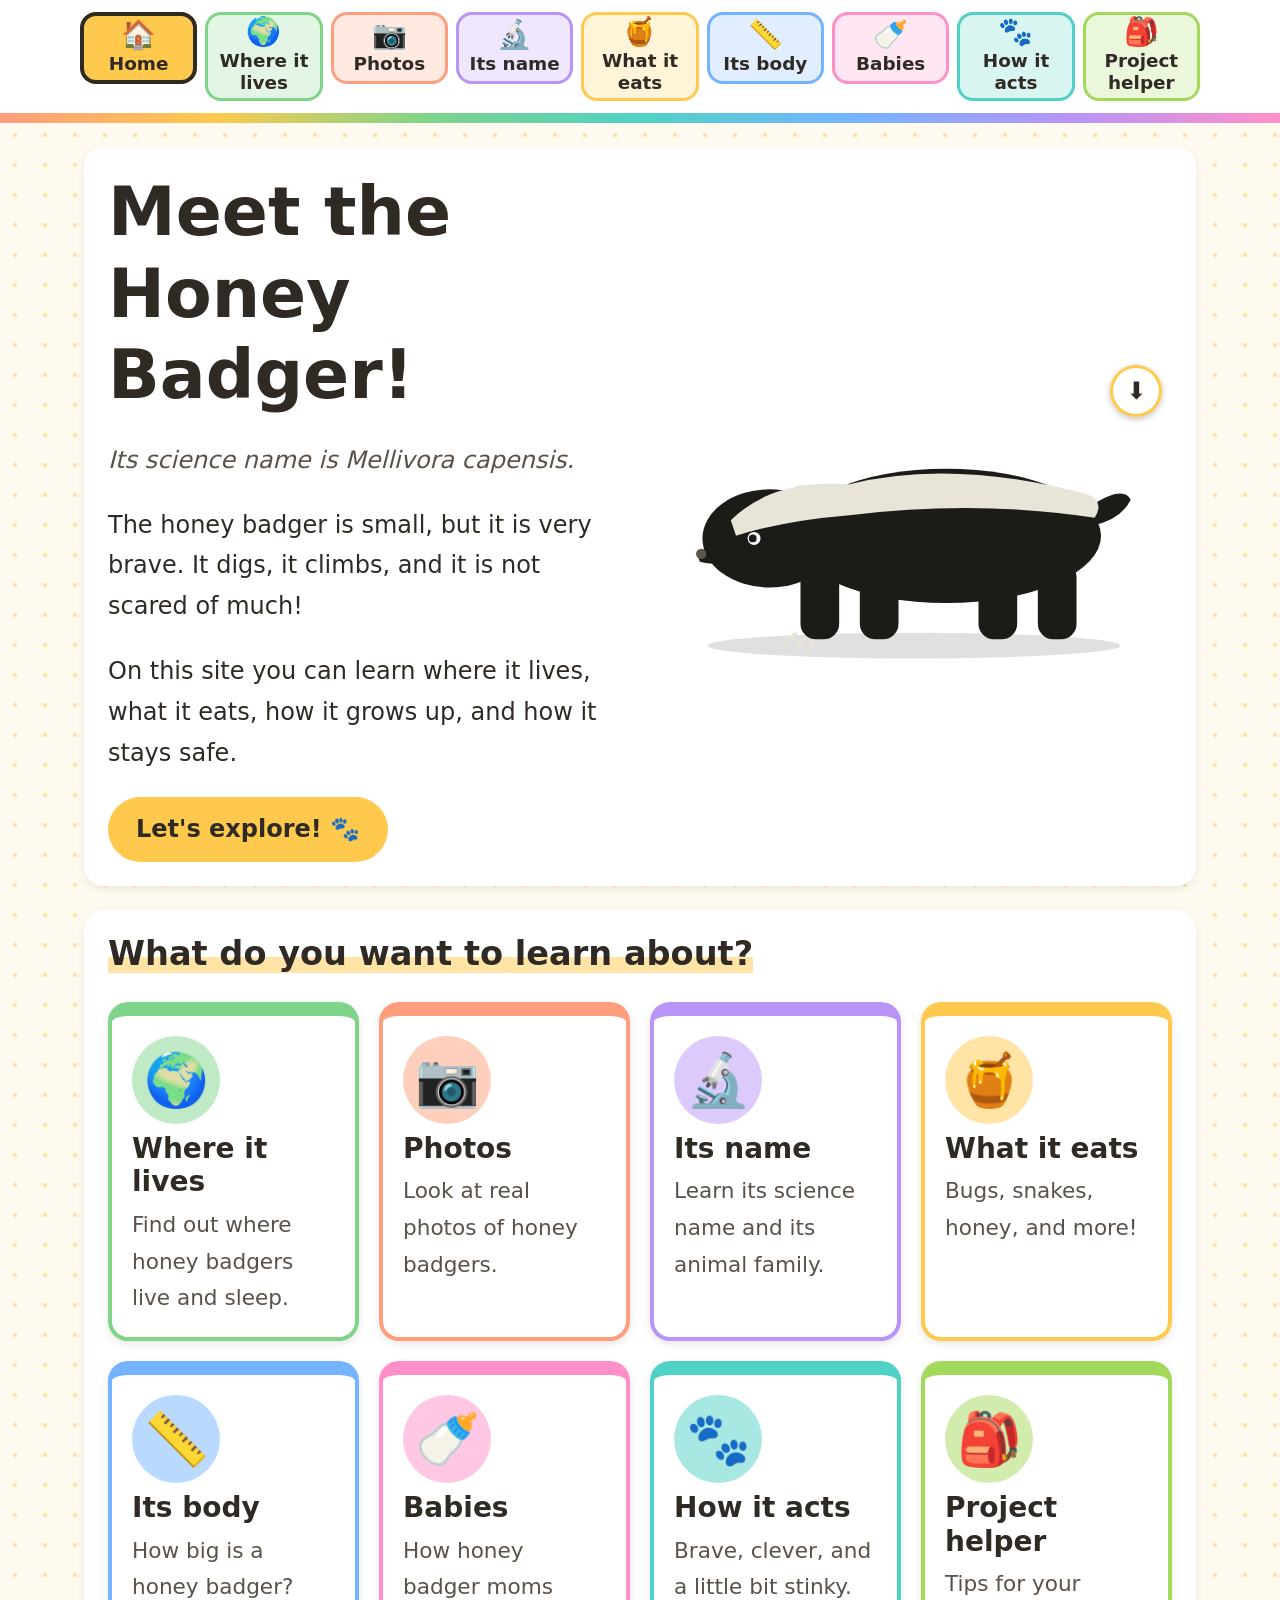
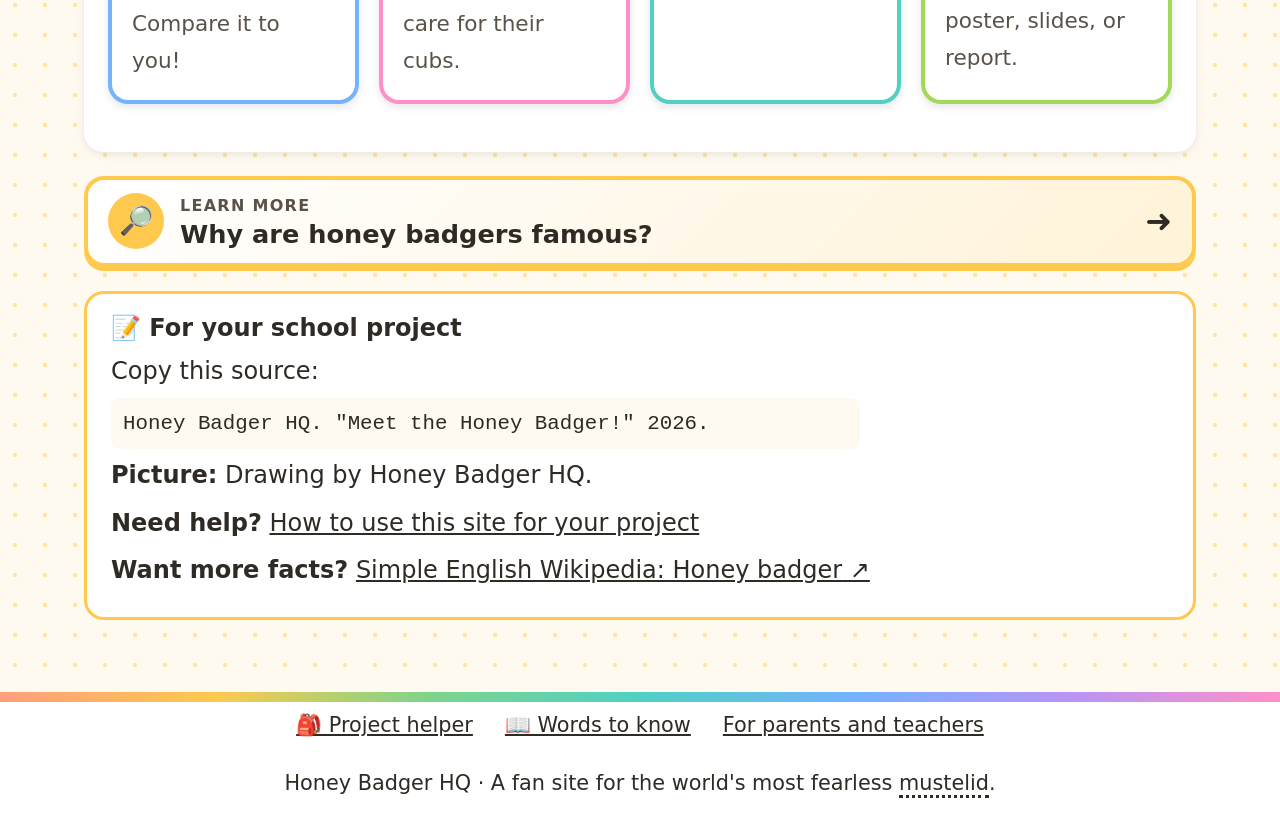
<file: index.html>
<!DOCTYPE html>
<html lang="en">
<head>
  <meta charset="utf-8">
  <meta name="viewport" content="width=device-width, initial-scale=1">
  <title>Honey Badger HQ</title>
  <meta name="description" content="A fun site for kids all about the honey badger.">
  <link rel="stylesheet" href="css/styles.css">
</head>
<body class="topic-home">
  <header class="site-header">
    <nav class="site-nav" aria-label="Main">
      <ul>
        <li><a class="topic-home" href="index.html" aria-current="page"><span class="nav-icon" aria-hidden="true">🏠</span><span>Home</span></a></li>
        <li><a class="topic-habitat" href="habitat.html"><span class="nav-icon" aria-hidden="true">🌍</span><span>Where it lives</span></a></li>
        <li><a class="topic-gallery" href="gallery.html"><span class="nav-icon" aria-hidden="true">📷</span><span>Photos</span></a></li>
        <li><a class="topic-classification" href="classification.html"><span class="nav-icon" aria-hidden="true">🔬</span><span>Its name</span></a></li>
        <li><a class="topic-diet" href="diet.html"><span class="nav-icon" aria-hidden="true">🍯</span><span>What it eats</span></a></li>
        <li><a class="topic-anatomy" href="anatomy.html"><span class="nav-icon" aria-hidden="true">📏</span><span>Its body</span></a></li>
        <li><a class="topic-reproduction" href="reproduction.html"><span class="nav-icon" aria-hidden="true">🍼</span><span>Babies</span></a></li>
        <li><a class="topic-behavior" href="behavior.html"><span class="nav-icon" aria-hidden="true">🐾</span><span>How it acts</span></a></li>
        <li><a class="topic-helper" href="project-helper.html"><span class="nav-icon" aria-hidden="true">🎒</span><span>Project helper</span></a></li>
      </ul>
    </nav>
  </header>

  <main class="content">
    <section class="hero">
      <div>
        <h1>Meet the Honey Badger!</h1>
        <p class="scientific-name">Its science name is Mellivora capensis.</p>
        <p>The honey badger is small, but it is very brave. It digs, it climbs, and it is not scared of much!</p>
        <p>On this site you can learn where it lives, what it eats, how it grows up, and how it stays safe.</p>
        <a class="button" href="habitat.html">Let's explore! 🐾</a>
      </div>
      <div class="media"><img src="images/badger.svg" width="400" height="240" alt="A drawing of a honey badger. It is black with a light gray stripe on its back."><a class="download" href="images/downloads/badger.png" download="honey-badger-badger.png" aria-label="Download this image to add to your own project!"><span aria-hidden="true">⬇️</span><span class="download-tip" aria-hidden="true">Download this image to add to your own project!</span></a></div>
    </section>

    <section>
      <h2>What do you want to learn about?</h2>
      <ul class="card-grid">
        <li><a class="card topic-habitat" href="habitat.html"><span class="card-icon" aria-hidden="true">🌍</span><h3>Where it lives</h3><p>Find out where honey badgers live and sleep.</p></a></li>
        <li><a class="card topic-gallery" href="gallery.html"><span class="card-icon" aria-hidden="true">📷</span><h3>Photos</h3><p>Look at real photos of honey badgers.</p></a></li>
        <li><a class="card topic-classification" href="classification.html"><span class="card-icon" aria-hidden="true">🔬</span><h3>Its name</h3><p>Learn its science name and its animal family.</p></a></li>
        <li><a class="card topic-diet" href="diet.html"><span class="card-icon" aria-hidden="true">🍯</span><h3>What it eats</h3><p>Bugs, snakes, honey, and more!</p></a></li>
        <li><a class="card topic-anatomy" href="anatomy.html"><span class="card-icon" aria-hidden="true">📏</span><h3>Its body</h3><p>How big is a honey badger? Compare it to you!</p></a></li>
        <li><a class="card topic-reproduction" href="reproduction.html"><span class="card-icon" aria-hidden="true">🍼</span><h3>Babies</h3><p>How honey badger moms care for their cubs.</p></a></li>
        <li><a class="card topic-behavior" href="behavior.html"><span class="card-icon" aria-hidden="true">🐾</span><h3>How it acts</h3><p>Brave, clever, and a little bit stinky.</p></a></li>
        <li><a class="card topic-helper" href="project-helper.html"><span class="card-icon" aria-hidden="true">🎒</span><h3>Project helper</h3><p>Tips for your poster, slides, or report.</p></a></li>
      </ul>
    </section>

    <div class="learn-more">
      <button type="button" class="learn-more-button" data-dialog-open="learn-why-are-honey-badgers-famous">
        <span class="learn-more-icon" aria-hidden="true">🔎</span>
        <span class="learn-more-text"><span class="learn-more-kicker">Learn more</span><span class="learn-more-title">Why are honey badgers famous?</span></span>
        <span class="learn-more-go" aria-hidden="true">➜</span>
      </button>
      <dialog id="learn-why-are-honey-badgers-famous" class="learn-more-dialog" aria-labelledby="learn-why-are-honey-badgers-famous-title">
        <div class="dialog-body">
          <h2 id="learn-why-are-honey-badgers-famous-title" tabindex="-1" autofocus>🔎 Why are honey badgers famous?</h2>
          <p>Honey badgers are famous for being fearless. They are not very big, but they will stand up to animals much bigger than they are, like lions and leopards.</p>
        <p>They are also very good at digging, and they are clever problem solvers. Scientists who study them say they are curious and stubborn. When a honey badger wants something, it keeps trying until it gets it!</p>
        <p>Even though they are tough, honey badgers are a <span class="term" tabindex="0">mammal<span class="term-tip" role="tooltip"><strong>Mammal:</strong> An animal with fur or hair that drinks milk from its mom when it is a baby. You are a mammal too!</span></span> just like dogs, cats, and you. They have fur, and their babies drink milk from their moms.</p>
          <button type="button" class="button" data-dialog-close>Close ✖</button>
        </div>
      </dialog>
    </div>

    <aside class="project-box">
      <h2>For your school project</h2>
      <p>Copy this source:</p>
      <p class="citation">Honey Badger HQ. "Meet the Honey Badger!" 2026.</p>
      <p><strong>Picture:</strong> Drawing by Honey Badger HQ.</p>
      <p><strong>Need help?</strong> <a href="project-helper.html">How to use this site for your project</a></p>
      <p><strong>Want more facts?</strong> <a class="external" href="https://simple.wikipedia.org/wiki/Honey_badger" rel="noopener">Simple English Wikipedia: Honey badger</a></p>
    </aside>

  </main>

  <footer class="site-footer">
    <ul>
      <li><a href="project-helper.html">🎒 Project helper</a></li>
      <li><a href="words.html">📖 Words to know</a></li>
      <li><a href="grown-ups.html">For parents and teachers</a></li>
    </ul>
    <p>Honey Badger HQ · A fan site for the world's most fearless <span class="term" tabindex="0">mustelid<span class="term-tip" role="tooltip"><strong>Mustelid:</strong> An animal in the weasel family. Otters, weasels, wolverines, and honey badgers are all mustelids.</span></span>.</p>
  </footer>
  <script src="js/learn-more.js"></script>
</body>
</html>
</file>
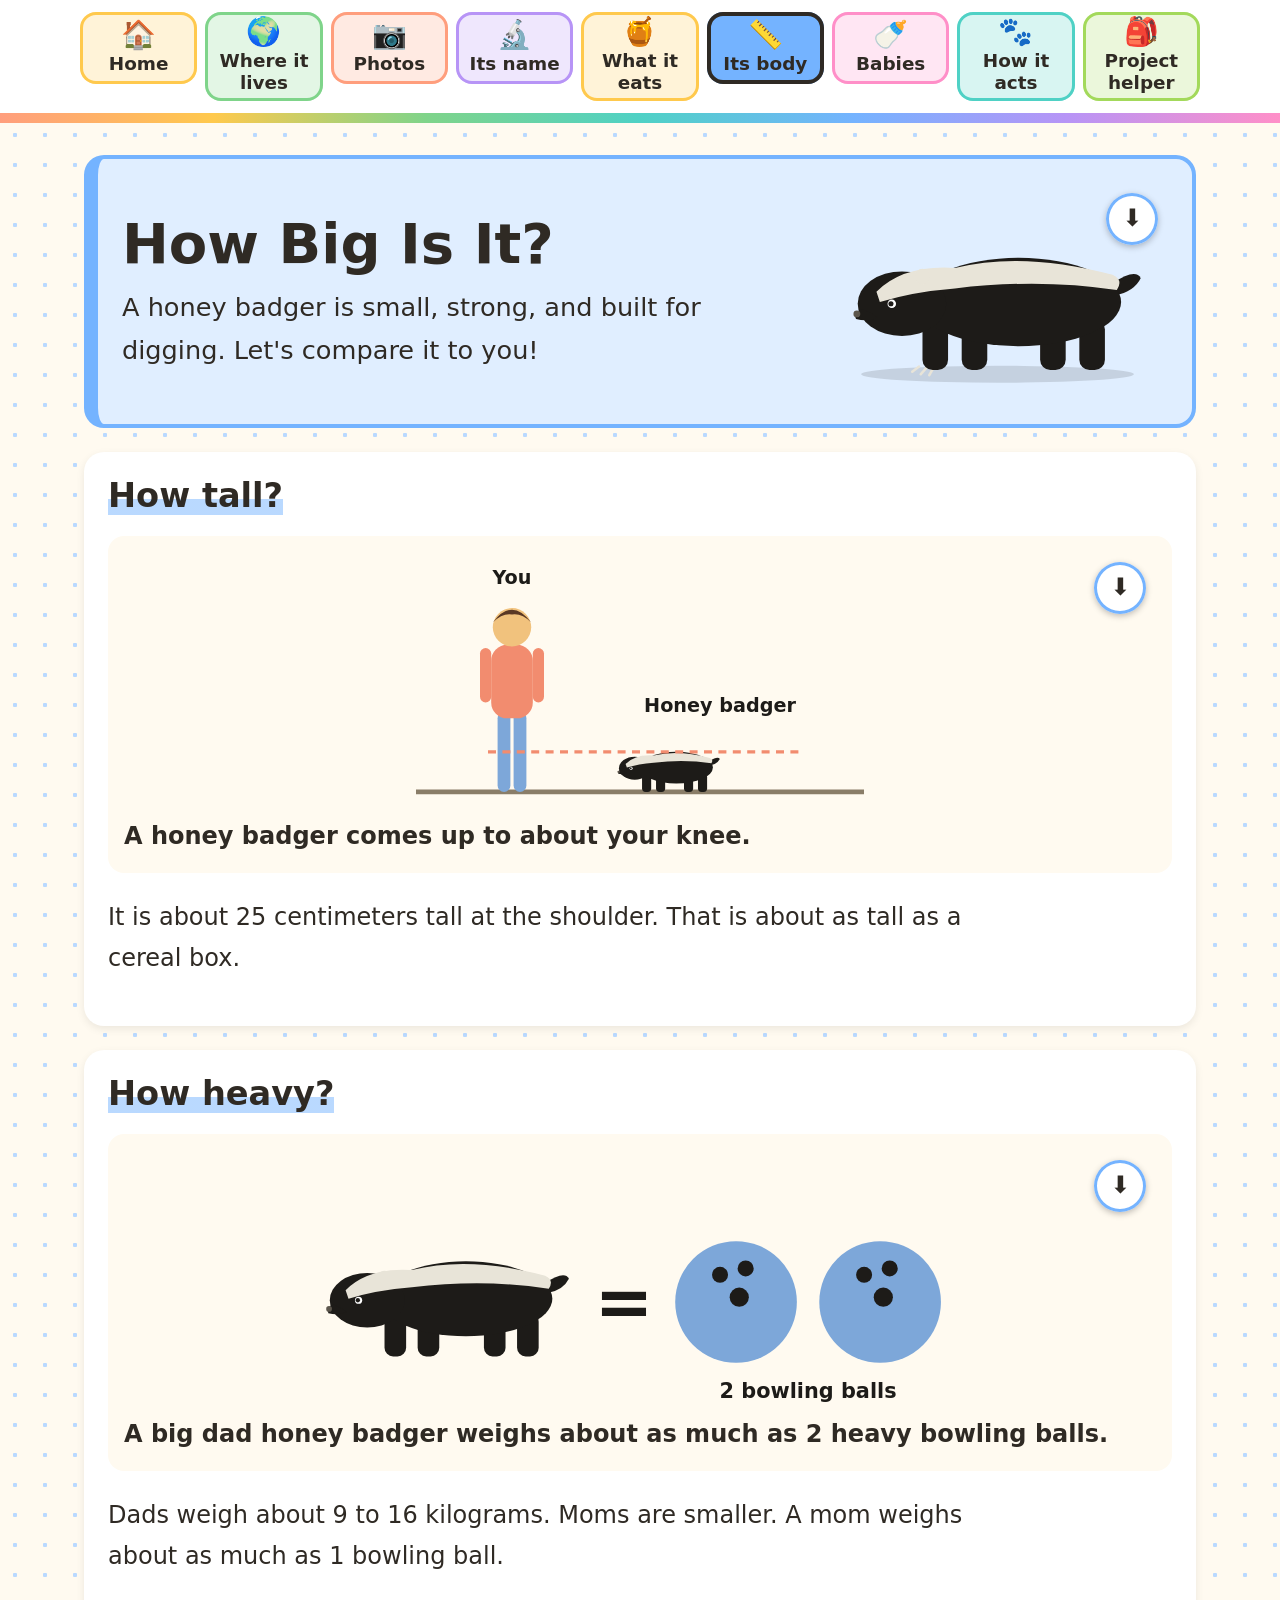
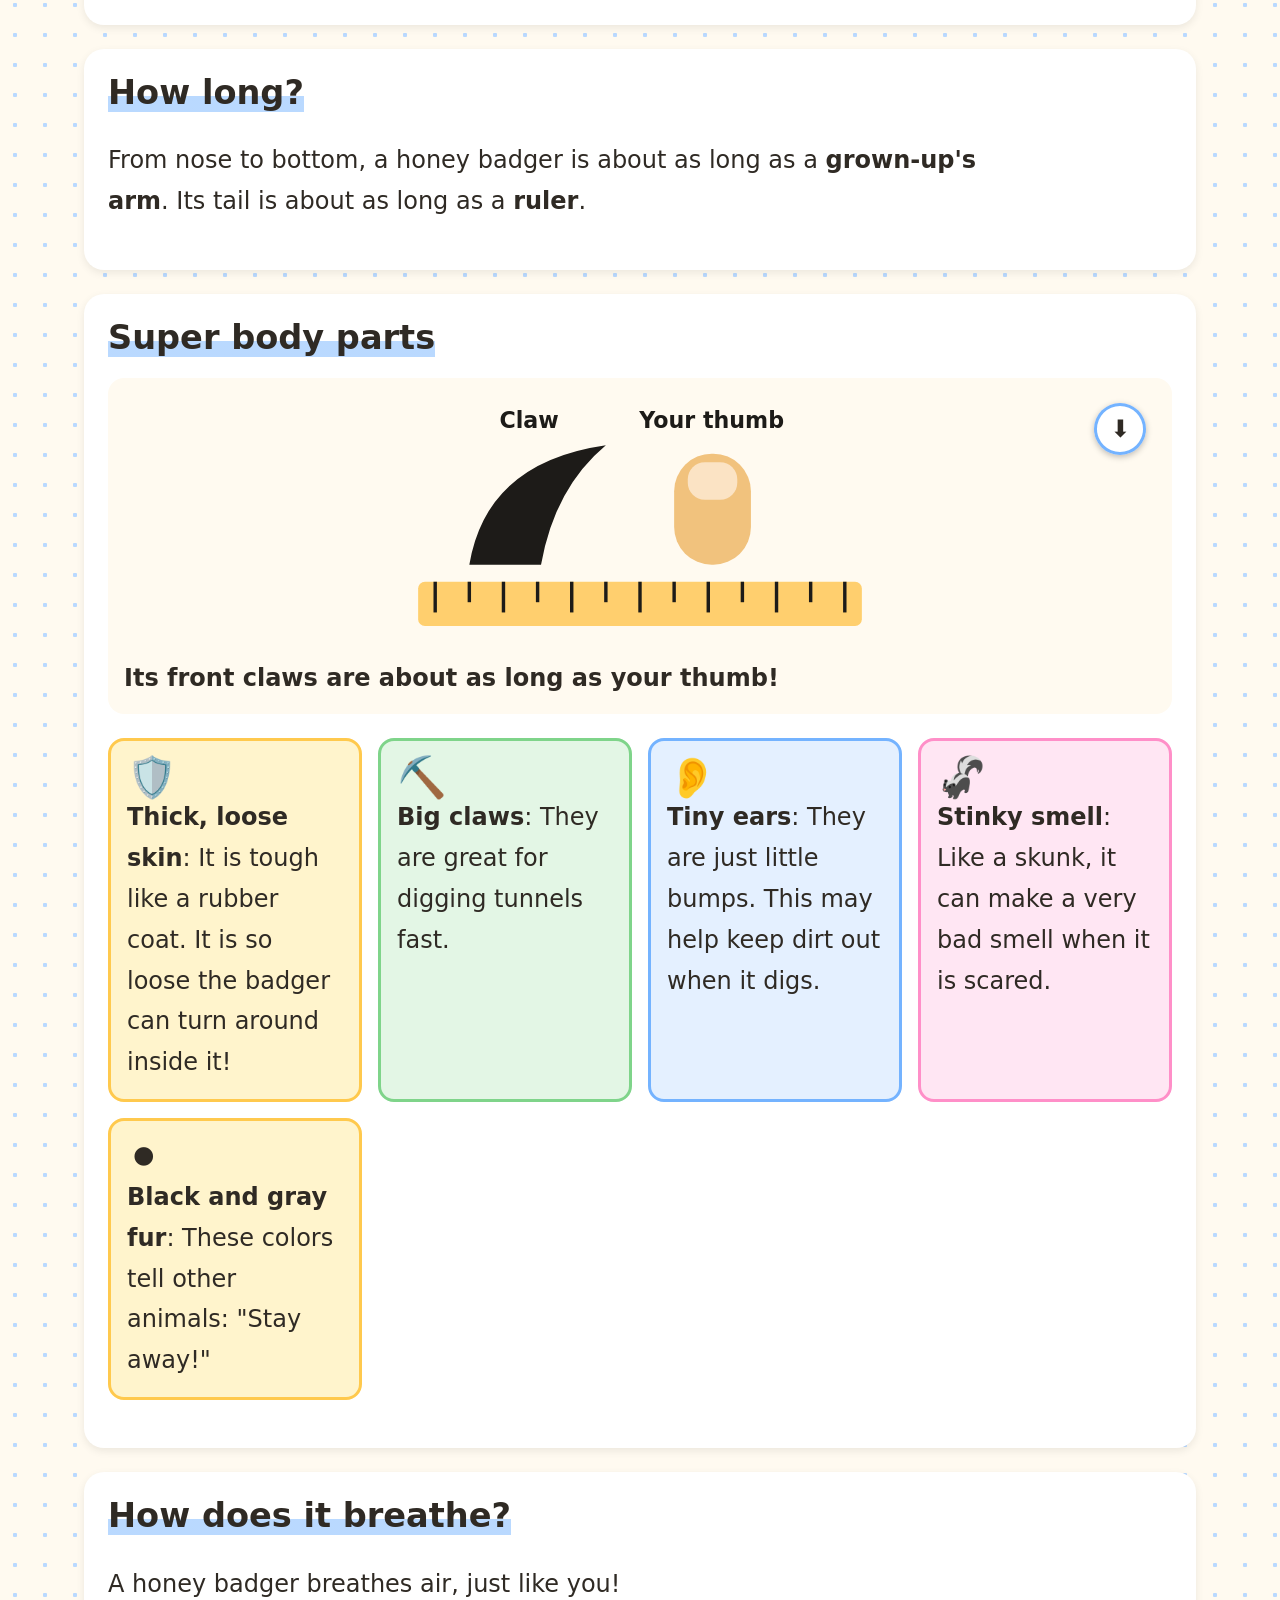
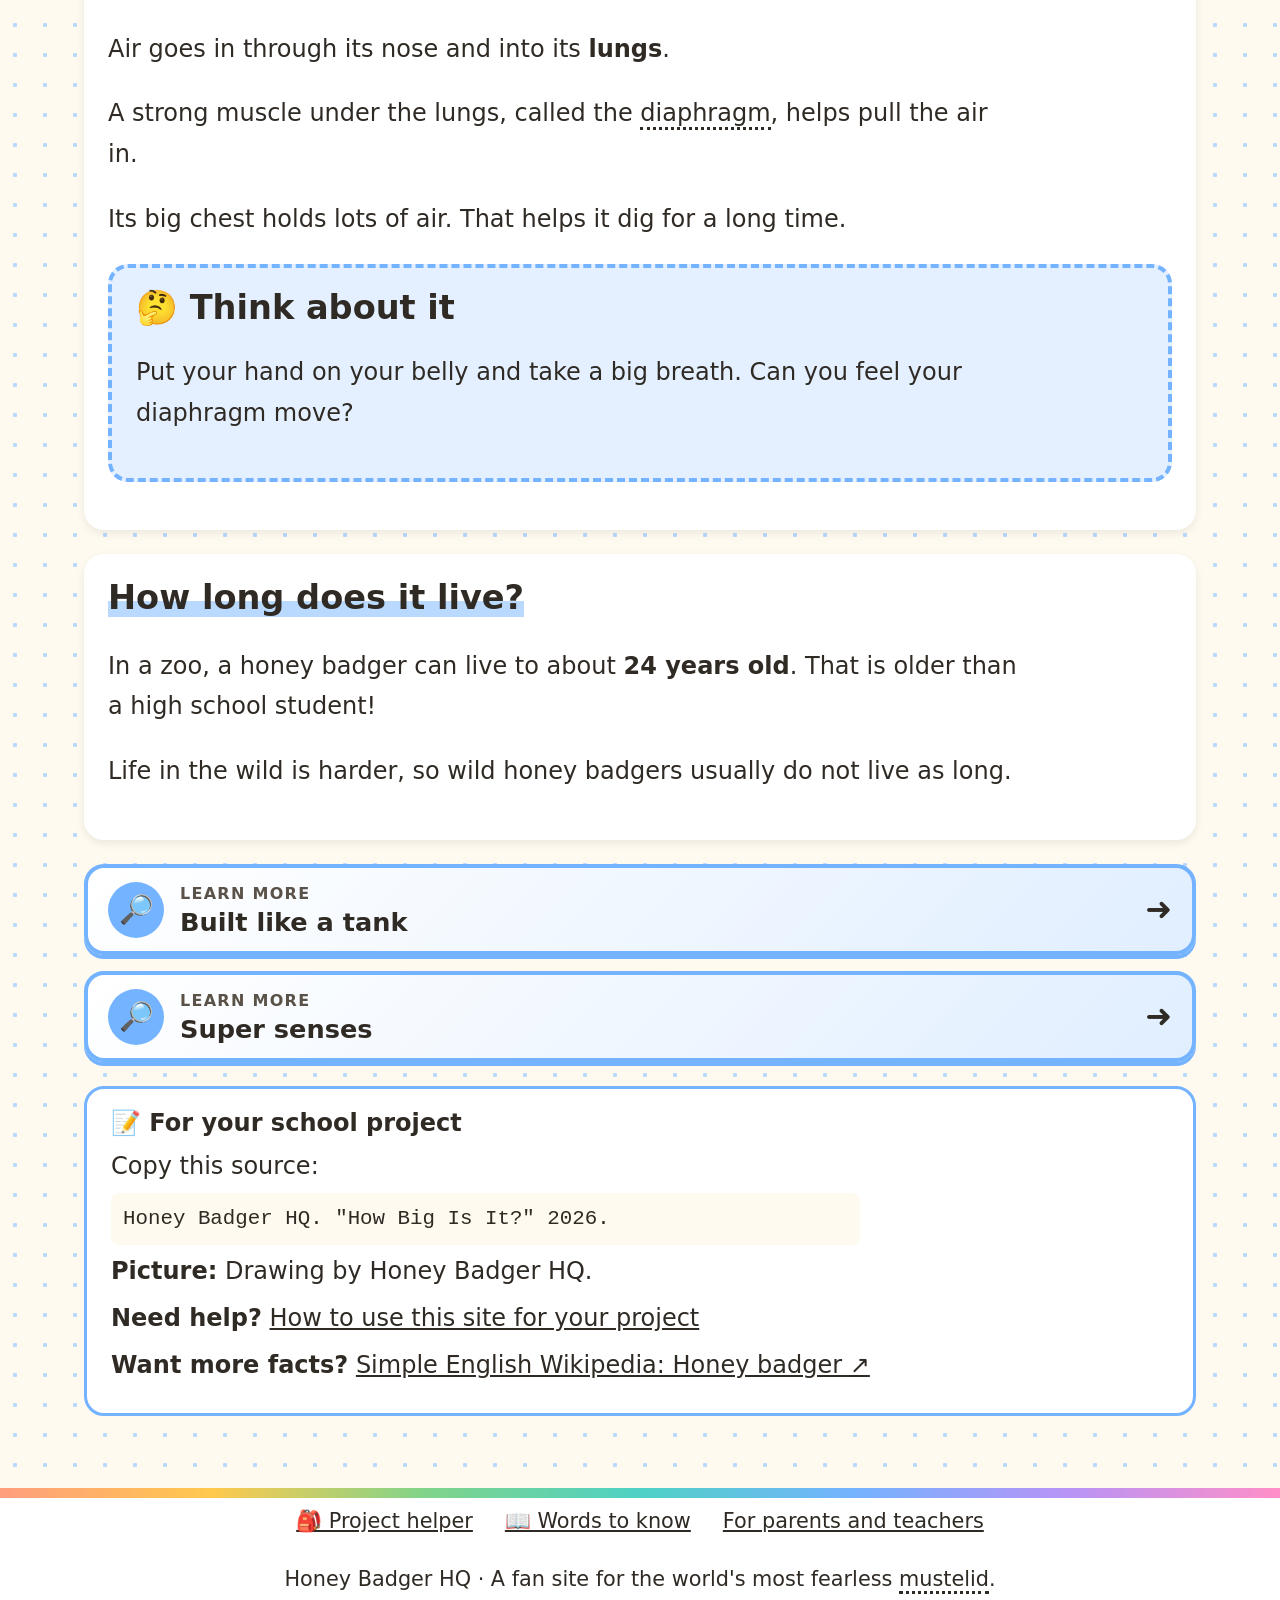
<file: anatomy.html>
<!DOCTYPE html>
<html lang="en">
<head>
  <meta charset="utf-8">
  <meta name="viewport" content="width=device-width, initial-scale=1">
  <title>Its body | Honey Badger HQ</title>
  <meta name="description" content="A fun site for kids all about the honey badger.">
  <link rel="stylesheet" href="css/styles.css">
</head>
<body class="topic-anatomy">
  <header class="site-header">
    <nav class="site-nav" aria-label="Main">
      <ul>
        <li><a class="topic-home" href="index.html"><span class="nav-icon" aria-hidden="true">🏠</span><span>Home</span></a></li>
        <li><a class="topic-habitat" href="habitat.html"><span class="nav-icon" aria-hidden="true">🌍</span><span>Where it lives</span></a></li>
        <li><a class="topic-gallery" href="gallery.html"><span class="nav-icon" aria-hidden="true">📷</span><span>Photos</span></a></li>
        <li><a class="topic-classification" href="classification.html"><span class="nav-icon" aria-hidden="true">🔬</span><span>Its name</span></a></li>
        <li><a class="topic-diet" href="diet.html"><span class="nav-icon" aria-hidden="true">🍯</span><span>What it eats</span></a></li>
        <li><a class="topic-anatomy" href="anatomy.html" aria-current="page"><span class="nav-icon" aria-hidden="true">📏</span><span>Its body</span></a></li>
        <li><a class="topic-reproduction" href="reproduction.html"><span class="nav-icon" aria-hidden="true">🍼</span><span>Babies</span></a></li>
        <li><a class="topic-behavior" href="behavior.html"><span class="nav-icon" aria-hidden="true">🐾</span><span>How it acts</span></a></li>
        <li><a class="topic-helper" href="project-helper.html"><span class="nav-icon" aria-hidden="true">🎒</span><span>Project helper</span></a></li>
      </ul>
    </nav>
  </header>

  <main class="content">
    <header class="page-header">
      <div>
        <h1>How Big Is It?</h1>
        <p>A honey badger is small, strong, and built for digging. Let's compare it to you!</p>
      </div>
      <div class="media"><img src="images/badger.svg" width="400" height="240" alt="A drawing of a honey badger"><a class="download" href="images/downloads/badger.png" download="honey-badger-badger.png" aria-label="Download this image to add to your own project!"><span aria-hidden="true">⬇️</span><span class="download-tip" aria-hidden="true">Download this image to add to your own project!</span></a></div>
    </header>

    <section>
      <h2>How tall?</h2>
      <figure class="compare">
          <div class="media"><img src="images/size-height.svg" width="300" height="160" alt="A 6-year-old child next to a honey badger. The badger's back comes up to the child's knee."><a class="download" href="images/downloads/size-height.png" download="honey-badger-size-height.png" aria-label="Download this image to add to your own project!"><span aria-hidden="true">⬇️</span><span class="download-tip" aria-hidden="true">Download this image to add to your own project!</span></a></div>
          <figcaption>A honey badger comes up to about your knee.</figcaption>
        </figure>
      <p>It is about 25 centimeters tall at the shoulder. That is about as tall as a cereal box.</p>
    </section>

    <section>
      <h2>How heavy?</h2>
      <figure class="compare">
          <div class="media"><img src="images/size-weight.svg" width="420" height="160" alt="A honey badger next to two bowling balls. They weigh about the same."><a class="download" href="images/downloads/size-weight.png" download="honey-badger-size-weight.png" aria-label="Download this image to add to your own project!"><span aria-hidden="true">⬇️</span><span class="download-tip" aria-hidden="true">Download this image to add to your own project!</span></a></div>
          <figcaption>A big dad honey badger weighs about as much as 2 heavy bowling balls.</figcaption>
        </figure>
      <p>Dads weigh about 9 to 16 kilograms. Moms are smaller. A mom weighs about as much as 1 bowling ball.</p>
    </section>

    <section>
      <h2>How long?</h2>
      <p>From nose to bottom, a honey badger is about as long as a <strong>grown-up's arm</strong>. Its tail is about as long as a <strong>ruler</strong>.</p>
    </section>

    <section>
      <h2>Super body parts</h2>
      <figure class="compare">
          <div class="media"><img src="images/size-claw.svg" width="300" height="150" alt="A honey badger claw next to a child's thumb. They are about the same length."><a class="download" href="images/downloads/size-claw.png" download="honey-badger-size-claw.png" aria-label="Download this image to add to your own project!"><span aria-hidden="true">⬇️</span><span class="download-tip" aria-hidden="true">Download this image to add to your own project!</span></a></div>
          <figcaption>Its front claws are about as long as your thumb!</figcaption>
        </figure>
      <ul class="fact-list">
        <li><span class="emoji" aria-hidden="true">🛡️</span><strong>Thick, loose skin</strong>: It is tough like a rubber coat. It is so loose the badger can turn around inside it!</li>
        <li><span class="emoji" aria-hidden="true">⛏️</span><strong>Big claws</strong>: They are great for digging tunnels fast.</li>
        <li><span class="emoji" aria-hidden="true">👂</span><strong>Tiny ears</strong>: They are just little bumps. This may help keep dirt out when it digs.</li>
        <li><span class="emoji" aria-hidden="true">🦨</span><strong>Stinky smell</strong>: Like a skunk, it can make a very bad smell when it is scared.</li>
        <li><span class="emoji" aria-hidden="true">⚫</span><strong>Black and gray fur</strong>: These colors tell other animals: "Stay away!"</li>
      </ul>
    </section>

    <section>
      <h2>How does it breathe?</h2>
      <p>A honey badger breathes air, just like you!</p>
      <p>Air goes in through its nose and into its <strong>lungs</strong>.</p>
      <p>A strong muscle under the lungs, called the <span class="term" tabindex="0">diaphragm<span class="term-tip" role="tooltip"><strong>Diaphragm:</strong> A strong muscle under the lungs. It helps you breathe in.</span></span>, helps pull the air in.</p>
      <p>Its big chest holds lots of air. That helps it dig for a long time.</p>
      <aside class="question"><h2>Think about it</h2><p>Put your hand on your belly and take a big breath. Can you feel your diaphragm move?</p></aside>
    </section>

    <section>
      <h2>How long does it live?</h2>
      <p>In a zoo, a honey badger can live to about <strong>24 years old</strong>. That is older than a high school student!</p>
      <p>Life in the wild is harder, so wild honey badgers usually do not live as long.</p>
    </section>

    <div class="learn-more">
      <button type="button" class="learn-more-button" data-dialog-open="learn-built-like-a-tank">
        <span class="learn-more-icon" aria-hidden="true">🔎</span>
        <span class="learn-more-text"><span class="learn-more-kicker">Learn more</span><span class="learn-more-title">Built like a tank</span></span>
        <span class="learn-more-go" aria-hidden="true">➜</span>
      </button>
      <dialog id="learn-built-like-a-tank" class="learn-more-dialog" aria-labelledby="learn-built-like-a-tank-title">
        <div class="dialog-body">
          <h2 id="learn-built-like-a-tank-title" tabindex="-1" autofocus>🔎 Built like a tank</h2>
          <p>A honey badger's skin is very thick, especially around its neck. Scientists have measured it at about 6 millimeters thick there. That is about as thick as 4 pennies stacked up!</p>
        <p>Its skull is thick and strong too, and it has powerful jaw muscles. This helps it bite through tough food and protect itself.</p>
        <p>Its legs are short and strong, and its body is low to the ground. This shape is perfect for pushing into holes and digging tunnels.</p>
          <button type="button" class="button" data-dialog-close>Close ✖</button>
        </div>
      </dialog>
    </div>

    <div class="learn-more">
      <button type="button" class="learn-more-button" data-dialog-open="learn-super-senses">
        <span class="learn-more-icon" aria-hidden="true">🔎</span>
        <span class="learn-more-text"><span class="learn-more-kicker">Learn more</span><span class="learn-more-title">Super senses</span></span>
        <span class="learn-more-go" aria-hidden="true">➜</span>
      </button>
      <dialog id="learn-super-senses" class="learn-more-dialog" aria-labelledby="learn-super-senses-title">
        <div class="dialog-body">
          <h2 id="learn-super-senses-title" tabindex="-1" autofocus>🔎 Super senses</h2>
          <p>A honey badger's eyes are small, and scientists think it does not see very well. But its sense of smell is excellent. It can smell animals hiding under the ground!</p>
        <p>Honey badgers also use smell to talk to each other. They leave their own scent on rocks, trees, and burrows. Other honey badgers can smell it and learn who has been there.</p>
          <button type="button" class="button" data-dialog-close>Close ✖</button>
        </div>
      </dialog>
    </div>

    <aside class="project-box">
      <h2>For your school project</h2>
      <p>Copy this source:</p>
      <p class="citation">Honey Badger HQ. "How Big Is It?" 2026.</p>
      <p><strong>Picture:</strong> Drawing by Honey Badger HQ.</p>
      <p><strong>Need help?</strong> <a href="project-helper.html">How to use this site for your project</a></p>
      <p><strong>Want more facts?</strong> <a class="external" href="https://simple.wikipedia.org/wiki/Honey_badger" rel="noopener">Simple English Wikipedia: Honey badger</a></p>
    </aside>

  </main>

  <footer class="site-footer">
    <ul>
      <li><a href="project-helper.html">🎒 Project helper</a></li>
      <li><a href="words.html">📖 Words to know</a></li>
      <li><a href="grown-ups.html">For parents and teachers</a></li>
    </ul>
    <p>Honey Badger HQ · A fan site for the world's most fearless <span class="term" tabindex="0">mustelid<span class="term-tip" role="tooltip"><strong>Mustelid:</strong> An animal in the weasel family. Otters, weasels, wolverines, and honey badgers are all mustelids.</span></span>.</p>
  </footer>
  <script src="js/learn-more.js"></script>
</body>
</html>
</file>
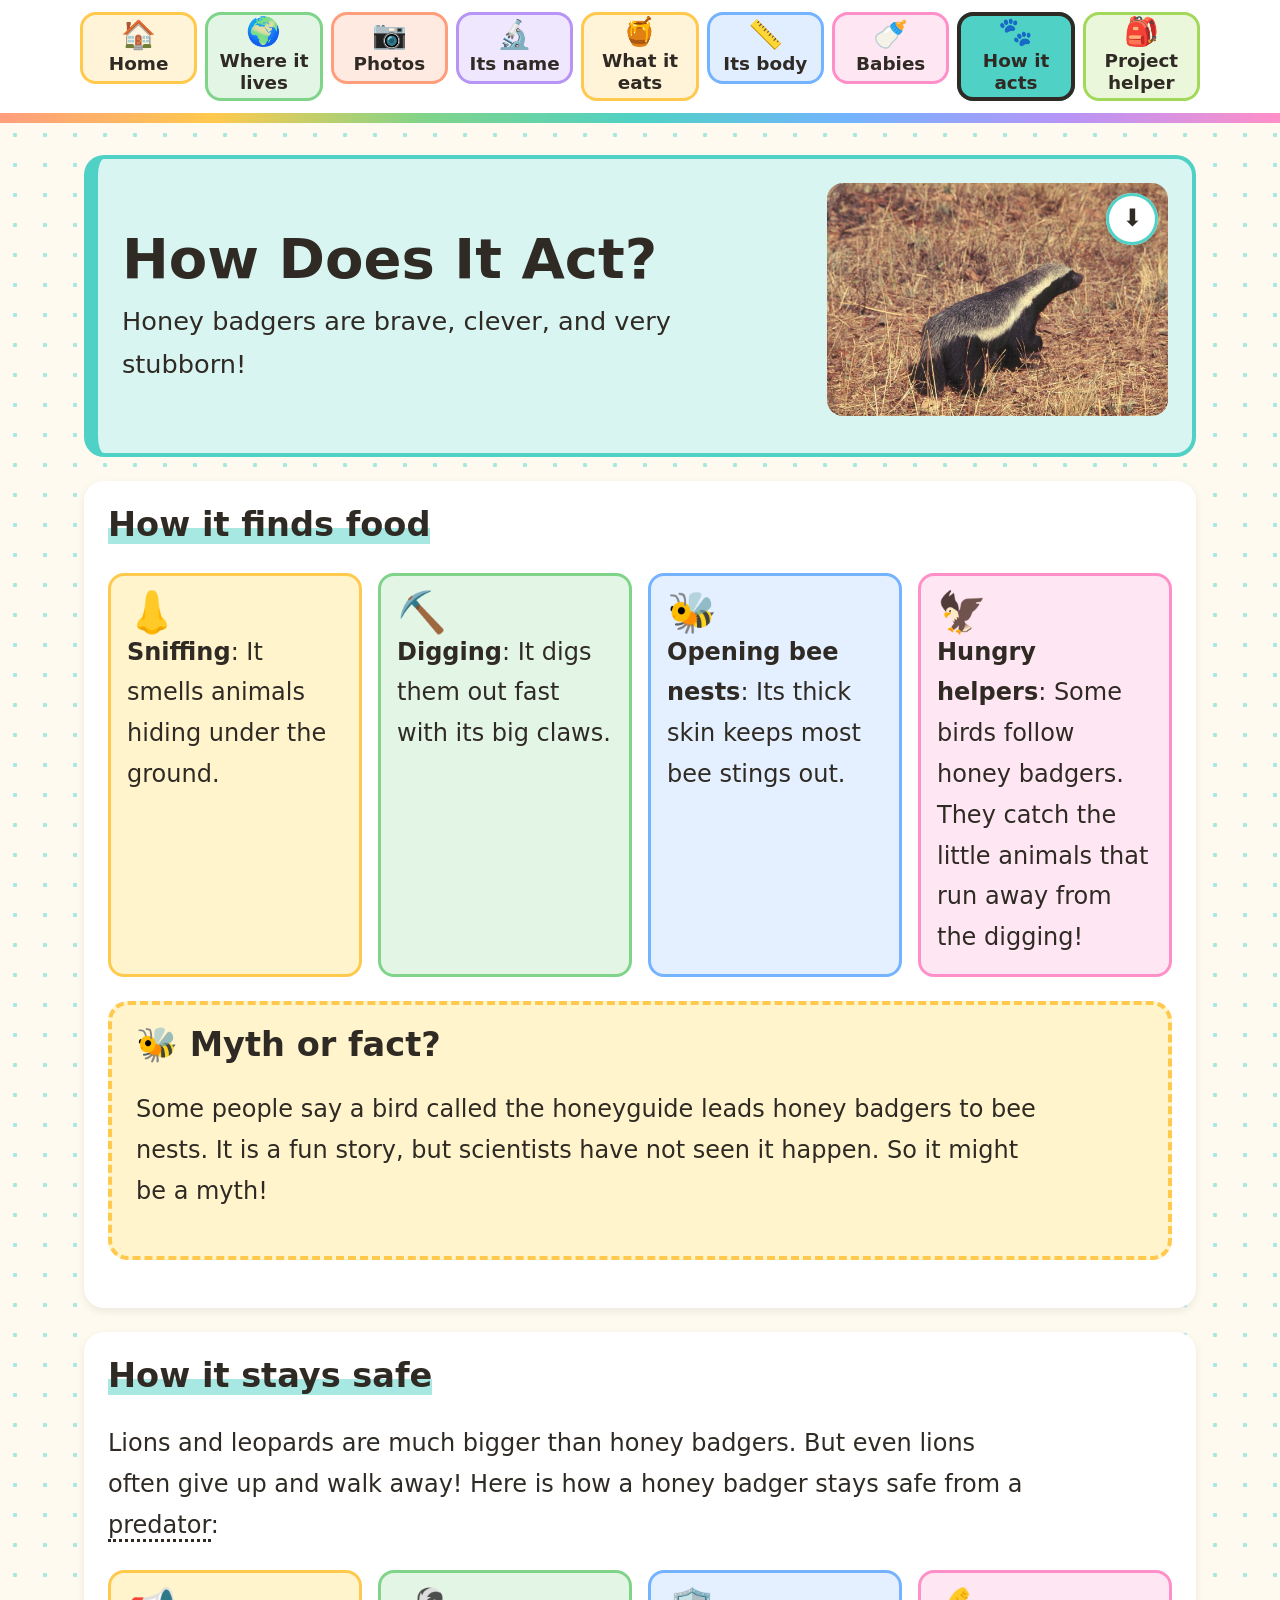
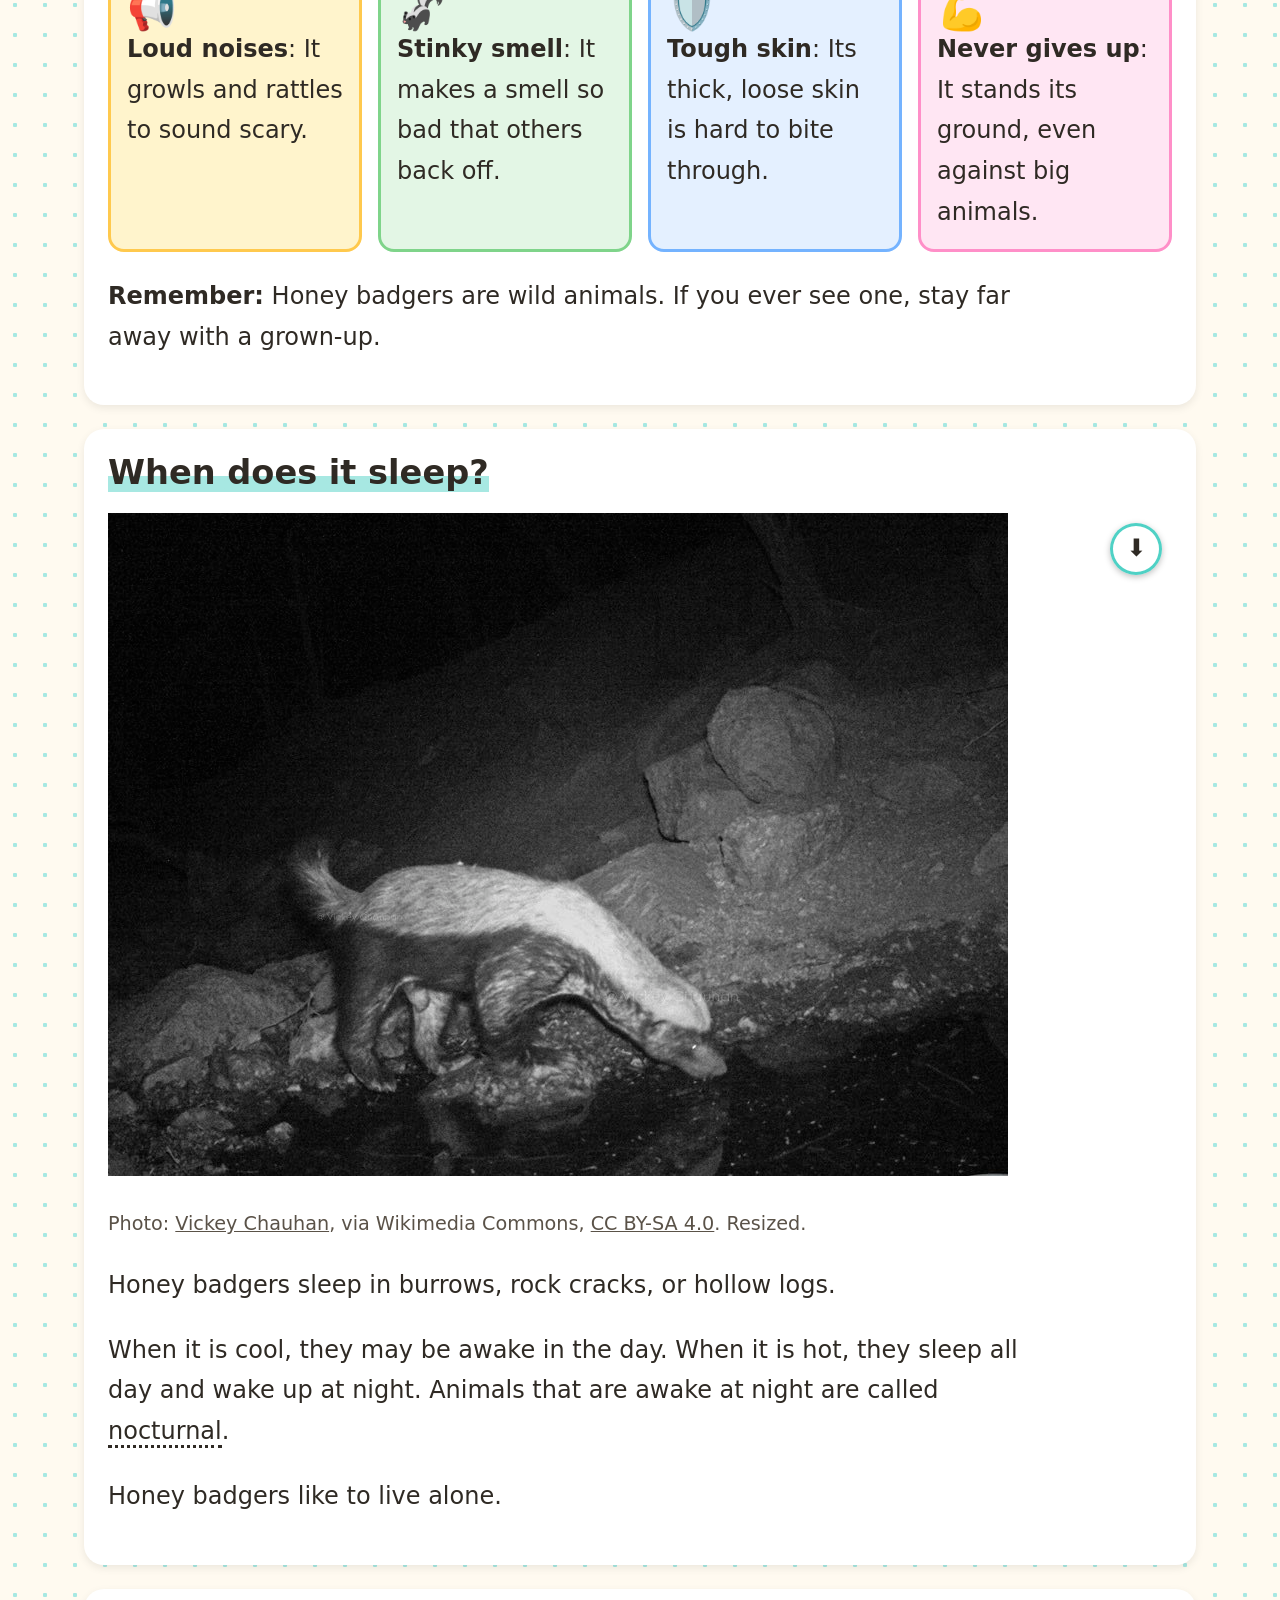
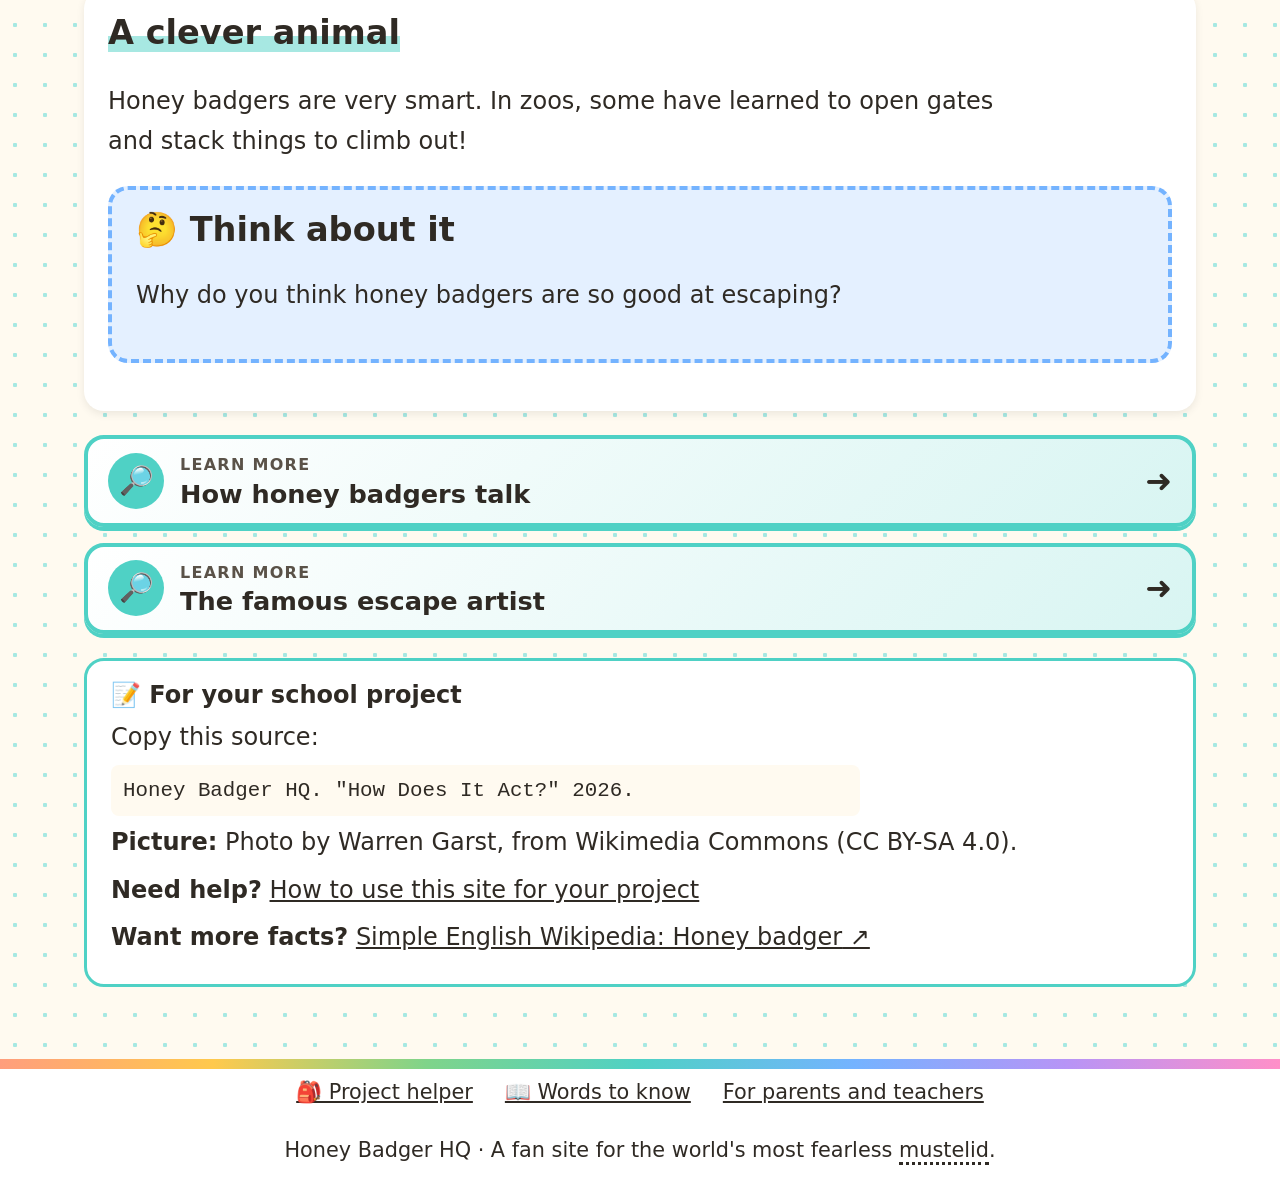
<file: behavior.html>
<!DOCTYPE html>
<html lang="en">
<head>
  <meta charset="utf-8">
  <meta name="viewport" content="width=device-width, initial-scale=1">
  <title>How it acts | Honey Badger HQ</title>
  <meta name="description" content="A fun site for kids all about the honey badger.">
  <link rel="stylesheet" href="css/styles.css">
</head>
<body class="topic-behavior">
  <header class="site-header">
    <nav class="site-nav" aria-label="Main">
      <ul>
        <li><a class="topic-home" href="index.html"><span class="nav-icon" aria-hidden="true">🏠</span><span>Home</span></a></li>
        <li><a class="topic-habitat" href="habitat.html"><span class="nav-icon" aria-hidden="true">🌍</span><span>Where it lives</span></a></li>
        <li><a class="topic-gallery" href="gallery.html"><span class="nav-icon" aria-hidden="true">📷</span><span>Photos</span></a></li>
        <li><a class="topic-classification" href="classification.html"><span class="nav-icon" aria-hidden="true">🔬</span><span>Its name</span></a></li>
        <li><a class="topic-diet" href="diet.html"><span class="nav-icon" aria-hidden="true">🍯</span><span>What it eats</span></a></li>
        <li><a class="topic-anatomy" href="anatomy.html"><span class="nav-icon" aria-hidden="true">📏</span><span>Its body</span></a></li>
        <li><a class="topic-reproduction" href="reproduction.html"><span class="nav-icon" aria-hidden="true">🍼</span><span>Babies</span></a></li>
        <li><a class="topic-behavior" href="behavior.html" aria-current="page"><span class="nav-icon" aria-hidden="true">🐾</span><span>How it acts</span></a></li>
        <li><a class="topic-helper" href="project-helper.html"><span class="nav-icon" aria-hidden="true">🎒</span><span>Project helper</span></a></li>
      </ul>
    </nav>
  </header>

  <main class="content">
    <header class="page-header">
      <div>
        <h1>How Does It Act?</h1>
        <p>Honey badgers are brave, clever, and very stubborn!</p>
      </div>
      <div class="media"><img src="images/walking-in-grass.jpg" width="1200" height="821" alt="A honey badger standing in dry grass with its head up"><a class="download" href="images/walking-in-grass.jpg" download="honey-badger-walking-in-grass.jpg" aria-label="Download this image to add to your own project!"><span aria-hidden="true">⬇️</span><span class="download-tip" aria-hidden="true">Download this image to add to your own project!</span></a></div>
    </header>

    <section>
      <h2>How it finds food</h2>
      <ul class="fact-list">
        <li><span class="emoji" aria-hidden="true">👃</span><strong>Sniffing</strong>: It smells animals hiding under the ground.</li>
        <li><span class="emoji" aria-hidden="true">⛏️</span><strong>Digging</strong>: It digs them out fast with its big claws.</li>
        <li><span class="emoji" aria-hidden="true">🐝</span><strong>Opening bee nests</strong>: Its thick skin keeps most bee stings out.</li>
        <li><span class="emoji" aria-hidden="true">🦅</span><strong>Hungry helpers</strong>: Some birds follow honey badgers. They catch the little animals that run away from the digging!</li>
      </ul>
      <aside class="fun-fact"><h2>Myth or fact?</h2><p>Some people say a bird called the honeyguide leads honey badgers to bee nests. It is a fun story, but scientists have not seen it happen. So it might be a myth!</p></aside>
    </section>

    <section>
      <h2>How it stays safe</h2>
      <p>Lions and leopards are much bigger than honey badgers. But even lions often give up and walk away! Here is how a honey badger stays safe from a <span class="term" tabindex="0">predator<span class="term-tip" role="tooltip"><strong>Predator:</strong> An animal that hunts other animals for food.</span></span>:</p>
      <ul class="fact-list">
        <li><span class="emoji" aria-hidden="true">📢</span><strong>Loud noises</strong>: It growls and rattles to sound scary.</li>
        <li><span class="emoji" aria-hidden="true">🦨</span><strong>Stinky smell</strong>: It makes a smell so bad that others back off.</li>
        <li><span class="emoji" aria-hidden="true">🛡️</span><strong>Tough skin</strong>: Its thick, loose skin is hard to bite through.</li>
        <li><span class="emoji" aria-hidden="true">💪</span><strong>Never gives up</strong>: It stands its ground, even against big animals.</li>
      </ul>
      <p><strong>Remember:</strong> Honey badgers are wild animals. If you ever see one, stay far away with a grown-up.</p>
    </section>

    <section>
      <h2>When does it sleep?</h2>
      <div class="media"><img src="images/drinking.jpg" width="900" height="663" alt="A honey badger drinking from a stream at night" loading="lazy"><a class="download" href="images/drinking.jpg" download="honey-badger-drinking.jpg" aria-label="Download this image to add to your own project!"><span aria-hidden="true">⬇️</span><span class="download-tip" aria-hidden="true">Download this image to add to your own project!</span></a></div>
      <p class="credit">Photo: <a href="https://commons.wikimedia.org/wiki/File:Indian_Honey_Badger_Drinking_Water_from_natural_stream.jpg">Vickey Chauhan</a>, via Wikimedia Commons, <a href="https://creativecommons.org/licenses/by-sa/4.0">CC BY-SA 4.0</a>. Resized.</p>
      <p>Honey badgers sleep in burrows, rock cracks, or hollow logs.</p>
      <p>When it is cool, they may be awake in the day. When it is hot, they sleep all day and wake up at night. Animals that are awake at night are called <span class="term" tabindex="0">nocturnal<span class="term-tip" role="tooltip"><strong>Nocturnal:</strong> Awake at night and asleep in the day.</span></span>.</p>
      <p>Honey badgers like to live alone.</p>
    </section>

    <section>
      <h2>A clever animal</h2>
      <p>Honey badgers are very smart. In zoos, some have learned to open gates and stack things to climb out!</p>
      <aside class="question"><h2>Think about it</h2><p>Why do you think honey badgers are so good at escaping?</p></aside>
    </section>

    <div class="learn-more">
      <button type="button" class="learn-more-button" data-dialog-open="learn-how-honey-badgers-talk">
        <span class="learn-more-icon" aria-hidden="true">🔎</span>
        <span class="learn-more-text"><span class="learn-more-kicker">Learn more</span><span class="learn-more-title">How honey badgers talk</span></span>
        <span class="learn-more-go" aria-hidden="true">➜</span>
      </button>
      <dialog id="learn-how-honey-badgers-talk" class="learn-more-dialog" aria-labelledby="learn-how-honey-badgers-talk-title">
        <div class="dialog-body">
          <h2 id="learn-how-honey-badgers-talk-title" tabindex="-1" autofocus>🔎 How honey badgers talk</h2>
          <p>Honey badgers spend most of their time alone, but they still send messages to each other.</p>
        <p>Their main way to send messages is with <span class="term" tabindex="0">scent<span class="term-tip" role="tooltip"><strong>Scent:</strong> A smell. Many animals leave scents to send messages to each other.</span></span>. They rub their smell on rocks, trees, and the ground near their burrows. It is a bit like leaving a note that says, "I was here!"</p>
        <p>They also make sounds. An upset honey badger can growl, hiss, and make a loud rattling noise. Cubs make small whining sounds to call their moms.</p>
          <button type="button" class="button" data-dialog-close>Close ✖</button>
        </div>
      </dialog>
    </div>

    <div class="learn-more">
      <button type="button" class="learn-more-button" data-dialog-open="learn-the-famous-escape-artist">
        <span class="learn-more-icon" aria-hidden="true">🔎</span>
        <span class="learn-more-text"><span class="learn-more-kicker">Learn more</span><span class="learn-more-title">The famous escape artist</span></span>
        <span class="learn-more-go" aria-hidden="true">➜</span>
      </button>
      <dialog id="learn-the-famous-escape-artist" class="learn-more-dialog" aria-labelledby="learn-the-famous-escape-artist-title">
        <div class="dialog-body">
          <h2 id="learn-the-famous-escape-artist-title" tabindex="-1" autofocus>🔎 The famous escape artist</h2>
          <p>One honey badger named Stoffel lived at an animal rescue center in South Africa. He became famous for escaping again and again.</p>
        <p>The people who cared for him said he opened gates, climbed walls, and even used things like sticks, rocks, and rakes to help him climb out. Every time they fixed one problem, Stoffel found a new way out!</p>
        <p>Stories like this show how good honey badgers are at solving problems. Scientists are still learning how smart they really are.</p>
          <button type="button" class="button" data-dialog-close>Close ✖</button>
        </div>
      </dialog>
    </div>

    <aside class="project-box">
      <h2>For your school project</h2>
      <p>Copy this source:</p>
      <p class="citation">Honey Badger HQ. "How Does It Act?" 2026.</p>
      <p><strong>Picture:</strong> Photo by Warren Garst, from Wikimedia Commons (CC BY-SA 4.0).</p>
      <p><strong>Need help?</strong> <a href="project-helper.html">How to use this site for your project</a></p>
      <p><strong>Want more facts?</strong> <a class="external" href="https://simple.wikipedia.org/wiki/Honey_badger" rel="noopener">Simple English Wikipedia: Honey badger</a></p>
    </aside>

  </main>

  <footer class="site-footer">
    <ul>
      <li><a href="project-helper.html">🎒 Project helper</a></li>
      <li><a href="words.html">📖 Words to know</a></li>
      <li><a href="grown-ups.html">For parents and teachers</a></li>
    </ul>
    <p>Honey Badger HQ · A fan site for the world's most fearless <span class="term" tabindex="0">mustelid<span class="term-tip" role="tooltip"><strong>Mustelid:</strong> An animal in the weasel family. Otters, weasels, wolverines, and honey badgers are all mustelids.</span></span>.</p>
  </footer>
  <script src="js/learn-more.js"></script>
</body>
</html>
</file>
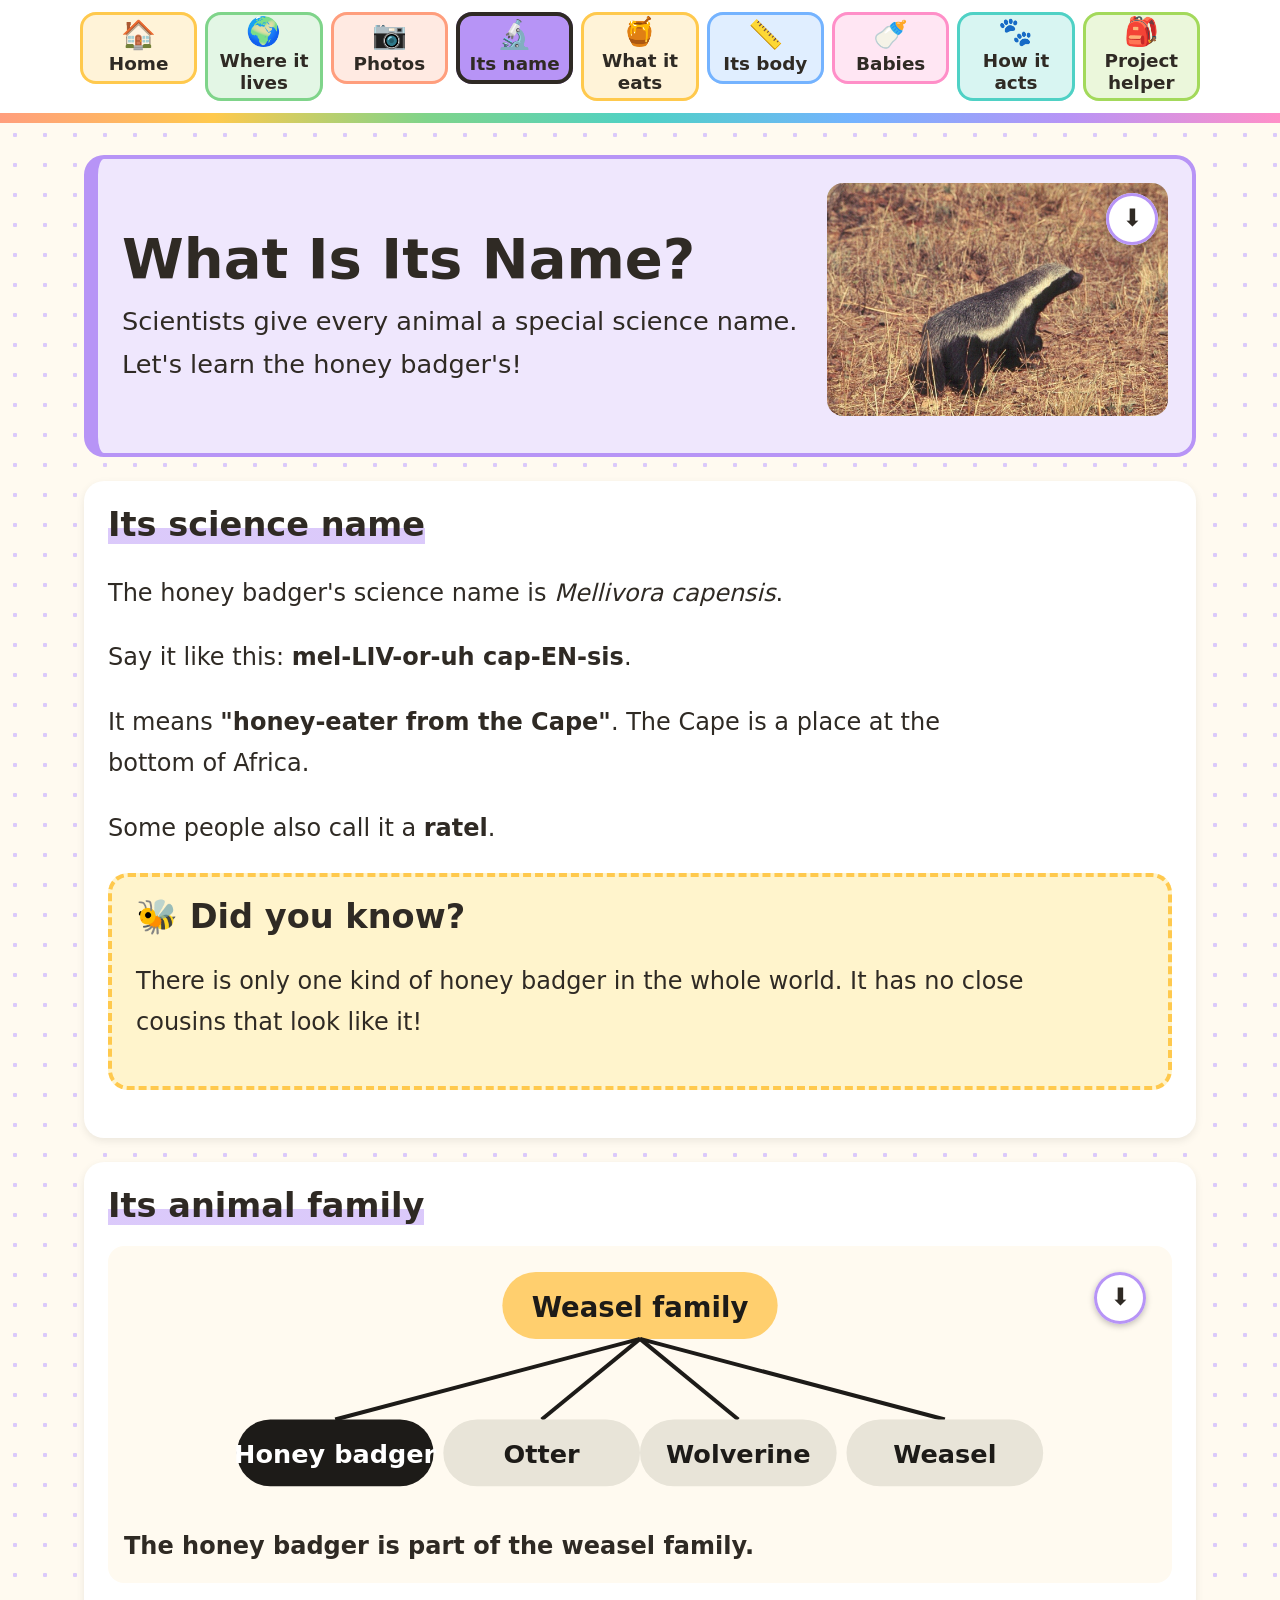
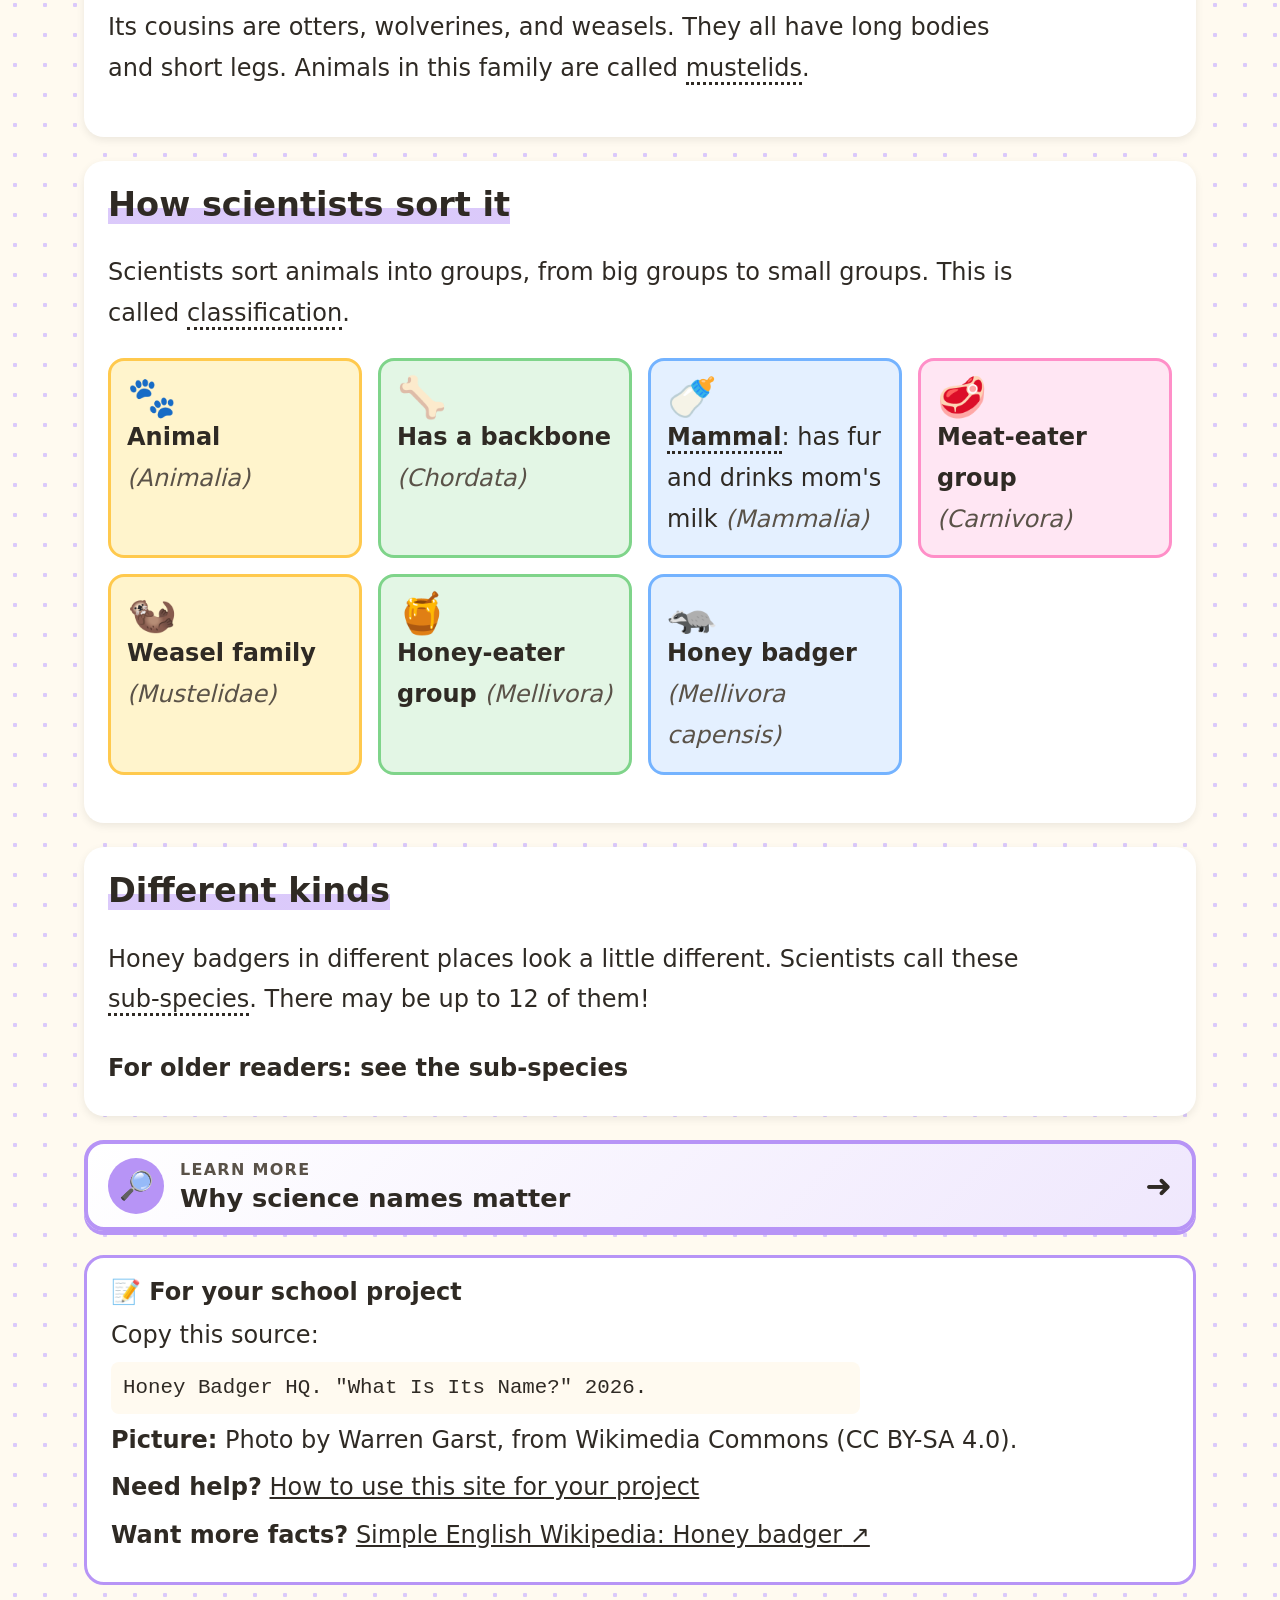
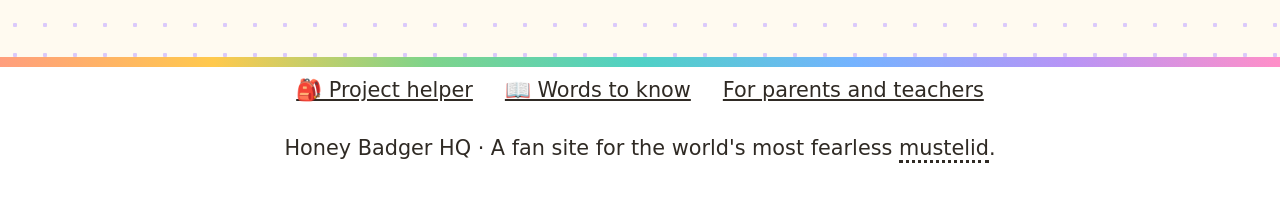
<file: classification.html>
<!DOCTYPE html>
<html lang="en">
<head>
  <meta charset="utf-8">
  <meta name="viewport" content="width=device-width, initial-scale=1">
  <title>Its name | Honey Badger HQ</title>
  <meta name="description" content="A fun site for kids all about the honey badger.">
  <link rel="stylesheet" href="css/styles.css">
</head>
<body class="topic-classification">
  <header class="site-header">
    <nav class="site-nav" aria-label="Main">
      <ul>
        <li><a class="topic-home" href="index.html"><span class="nav-icon" aria-hidden="true">🏠</span><span>Home</span></a></li>
        <li><a class="topic-habitat" href="habitat.html"><span class="nav-icon" aria-hidden="true">🌍</span><span>Where it lives</span></a></li>
        <li><a class="topic-gallery" href="gallery.html"><span class="nav-icon" aria-hidden="true">📷</span><span>Photos</span></a></li>
        <li><a class="topic-classification" href="classification.html" aria-current="page"><span class="nav-icon" aria-hidden="true">🔬</span><span>Its name</span></a></li>
        <li><a class="topic-diet" href="diet.html"><span class="nav-icon" aria-hidden="true">🍯</span><span>What it eats</span></a></li>
        <li><a class="topic-anatomy" href="anatomy.html"><span class="nav-icon" aria-hidden="true">📏</span><span>Its body</span></a></li>
        <li><a class="topic-reproduction" href="reproduction.html"><span class="nav-icon" aria-hidden="true">🍼</span><span>Babies</span></a></li>
        <li><a class="topic-behavior" href="behavior.html"><span class="nav-icon" aria-hidden="true">🐾</span><span>How it acts</span></a></li>
        <li><a class="topic-helper" href="project-helper.html"><span class="nav-icon" aria-hidden="true">🎒</span><span>Project helper</span></a></li>
      </ul>
    </nav>
  </header>

  <main class="content">
    <header class="page-header">
      <div>
        <h1>What Is Its Name?</h1>
        <p>Scientists give every animal a special science name. Let's learn the honey badger's!</p>
      </div>
      <div class="media"><img src="images/walking-in-grass.jpg" width="1200" height="821" alt="A honey badger standing in dry grass with its head up"><a class="download" href="images/walking-in-grass.jpg" download="honey-badger-walking-in-grass.jpg" aria-label="Download this image to add to your own project!"><span aria-hidden="true">⬇️</span><span class="download-tip" aria-hidden="true">Download this image to add to your own project!</span></a></div>
    </header>

    <section>
      <h2>Its science name</h2>
      <p>The honey badger's science name is <em>Mellivora capensis</em>.</p>
      <p>Say it like this: <strong>mel-LIV-or-uh cap-EN-sis</strong>.</p>
      <p>It means <strong>"honey-eater from the Cape"</strong>. The Cape is a place at the bottom of Africa.</p>
      <p>Some people also call it a <strong>ratel</strong>.</p>
      <aside class="fun-fact"><h2>Did you know?</h2><p>There is only one kind of honey badger in the whole world. It has no close cousins that look like it!</p></aside>
    </section>

    <section>
      <h2>Its animal family</h2>
      <figure class="compare">
          <div class="media"><img src="images/family.svg" width="420" height="130" alt="A family tree. The honey badger is in the weasel family with otters, wolverines, and weasels."><a class="download" href="images/downloads/family.png" download="honey-badger-family.png" aria-label="Download this image to add to your own project!"><span aria-hidden="true">⬇️</span><span class="download-tip" aria-hidden="true">Download this image to add to your own project!</span></a></div>
          <figcaption>The honey badger is part of the weasel family.</figcaption>
        </figure>
      <p>Its cousins are otters, wolverines, and weasels. They all have long bodies and short legs. Animals in this family are called <span class="term" tabindex="0">mustelids<span class="term-tip" role="tooltip"><strong>Mustelid:</strong> An animal in the weasel family. Otters, weasels, wolverines, and honey badgers are all mustelids.</span></span>.</p>
    </section>

    <section>
      <h2>How scientists sort it</h2>
      <p>Scientists sort animals into groups, from big groups to small groups. This is called <span class="term" tabindex="0">classification<span class="term-tip" role="tooltip"><strong>Classification:</strong> Sorting animals into groups by how they are alike.</span></span>.</p>
      <ul class="fact-list">
        <li><span class="emoji" aria-hidden="true">🐾</span><strong>Animal</strong> <span class="scientific-name">(Animalia)</span></li>
        <li><span class="emoji" aria-hidden="true">🦴</span><strong>Has a backbone</strong> <span class="scientific-name">(Chordata)</span></li>
        <li><span class="emoji" aria-hidden="true">🍼</span><strong><span class="term" tabindex="0">Mammal<span class="term-tip" role="tooltip"><strong>Mammal:</strong> An animal with fur or hair that drinks milk from its mom when it is a baby. You are a mammal too!</span></span></strong>: has fur and drinks mom's milk <span class="scientific-name">(Mammalia)</span></li>
        <li><span class="emoji" aria-hidden="true">🥩</span><strong>Meat-eater group</strong> <span class="scientific-name">(Carnivora)</span></li>
        <li><span class="emoji" aria-hidden="true">🦦</span><strong>Weasel family</strong> <span class="scientific-name">(Mustelidae)</span></li>
        <li><span class="emoji" aria-hidden="true">🍯</span><strong>Honey-eater group</strong> <span class="scientific-name">(Mellivora)</span></li>
        <li><span class="emoji" aria-hidden="true">🦡</span><strong>Honey badger</strong> <span class="scientific-name">(Mellivora capensis)</span></li>
      </ul>
    </section>

    <section>
      <h2>Different kinds</h2>
      <p>Honey badgers in different places look a little different. Scientists call these <span class="term" tabindex="0">sub-species<span class="term-tip" role="tooltip"><strong>Sub-species:</strong> A group inside a species that looks a little different, often because it lives in a different place.</span></span>. There may be up to 12 of them!</p>
      <details>
        <summary>For older readers: see the sub-species</summary>
        <ul>
          <li><em>M. c. capensis</em> (southern Africa)</li>
          <li><em>M. c. abyssinica</em> (Ethiopia)</li>
          <li><em>M. c. indica</em> (India)</li>
          <li><em>M. c. inaurita</em> (Nepal and nearby)</li>
          <li><em>M. c. pumilio</em> (southern Arabia)</li>
          <li><em>M. c. wilsoni</em> (Iran and Iraq)</li>
          <li><em>M. c. buechneri</em> (Turkmenistan)</li>
          <li><em>M. c. leuconota</em>, <em>M. c. concisa</em>, <em>M. c. cottoni</em>, <em>M. c. maxwelli</em>, and <em>M. c. signata</em> (parts of Africa)</li>
        </ul>
        <p>Scientists do not all agree on this list. The honey badger was first named in 1776.</p>
      </details>
    </section>

    <div class="learn-more">
      <button type="button" class="learn-more-button" data-dialog-open="learn-why-science-names-matter">
        <span class="learn-more-icon" aria-hidden="true">🔎</span>
        <span class="learn-more-text"><span class="learn-more-kicker">Learn more</span><span class="learn-more-title">Why science names matter</span></span>
        <span class="learn-more-go" aria-hidden="true">➜</span>
      </button>
      <dialog id="learn-why-science-names-matter" class="learn-more-dialog" aria-labelledby="learn-why-science-names-matter-title">
        <div class="dialog-body">
          <h2 id="learn-why-science-names-matter-title" tabindex="-1" autofocus>🔎 Why science names matter</h2>
          <p>People around the world speak many languages, so the honey badger has many common names. In some places it is called a ratel. Science names are the same in every country, so scientists always know which animal they mean.</p>
        <p>Every science name has two parts. The first part is the genus, a small group of close relatives. The second part is the species. Together, <em>Mellivora capensis</em> names exactly one kind of animal.</p>
        <p>The honey badger is in the meat-eater group called Carnivora. Cats, dogs, bears, and seals are in this group too! Animals in it are called <span class="term" tabindex="0">carnivores<span class="term-tip" role="tooltip"><strong>Carnivore:</strong> An animal that eats mostly meat.</span></span>, even though some of them, like the honey badger, eat plants sometimes.</p>
          <button type="button" class="button" data-dialog-close>Close ✖</button>
        </div>
      </dialog>
    </div>

    <aside class="project-box">
      <h2>For your school project</h2>
      <p>Copy this source:</p>
      <p class="citation">Honey Badger HQ. "What Is Its Name?" 2026.</p>
      <p><strong>Picture:</strong> Photo by Warren Garst, from Wikimedia Commons (CC BY-SA 4.0).</p>
      <p><strong>Need help?</strong> <a href="project-helper.html">How to use this site for your project</a></p>
      <p><strong>Want more facts?</strong> <a class="external" href="https://simple.wikipedia.org/wiki/Honey_badger" rel="noopener">Simple English Wikipedia: Honey badger</a></p>
    </aside>

  </main>

  <footer class="site-footer">
    <ul>
      <li><a href="project-helper.html">🎒 Project helper</a></li>
      <li><a href="words.html">📖 Words to know</a></li>
      <li><a href="grown-ups.html">For parents and teachers</a></li>
    </ul>
    <p>Honey Badger HQ · A fan site for the world's most fearless <span class="term" tabindex="0">mustelid<span class="term-tip" role="tooltip"><strong>Mustelid:</strong> An animal in the weasel family. Otters, weasels, wolverines, and honey badgers are all mustelids.</span></span>.</p>
  </footer>
  <script src="js/learn-more.js"></script>
</body>
</html>
</file>
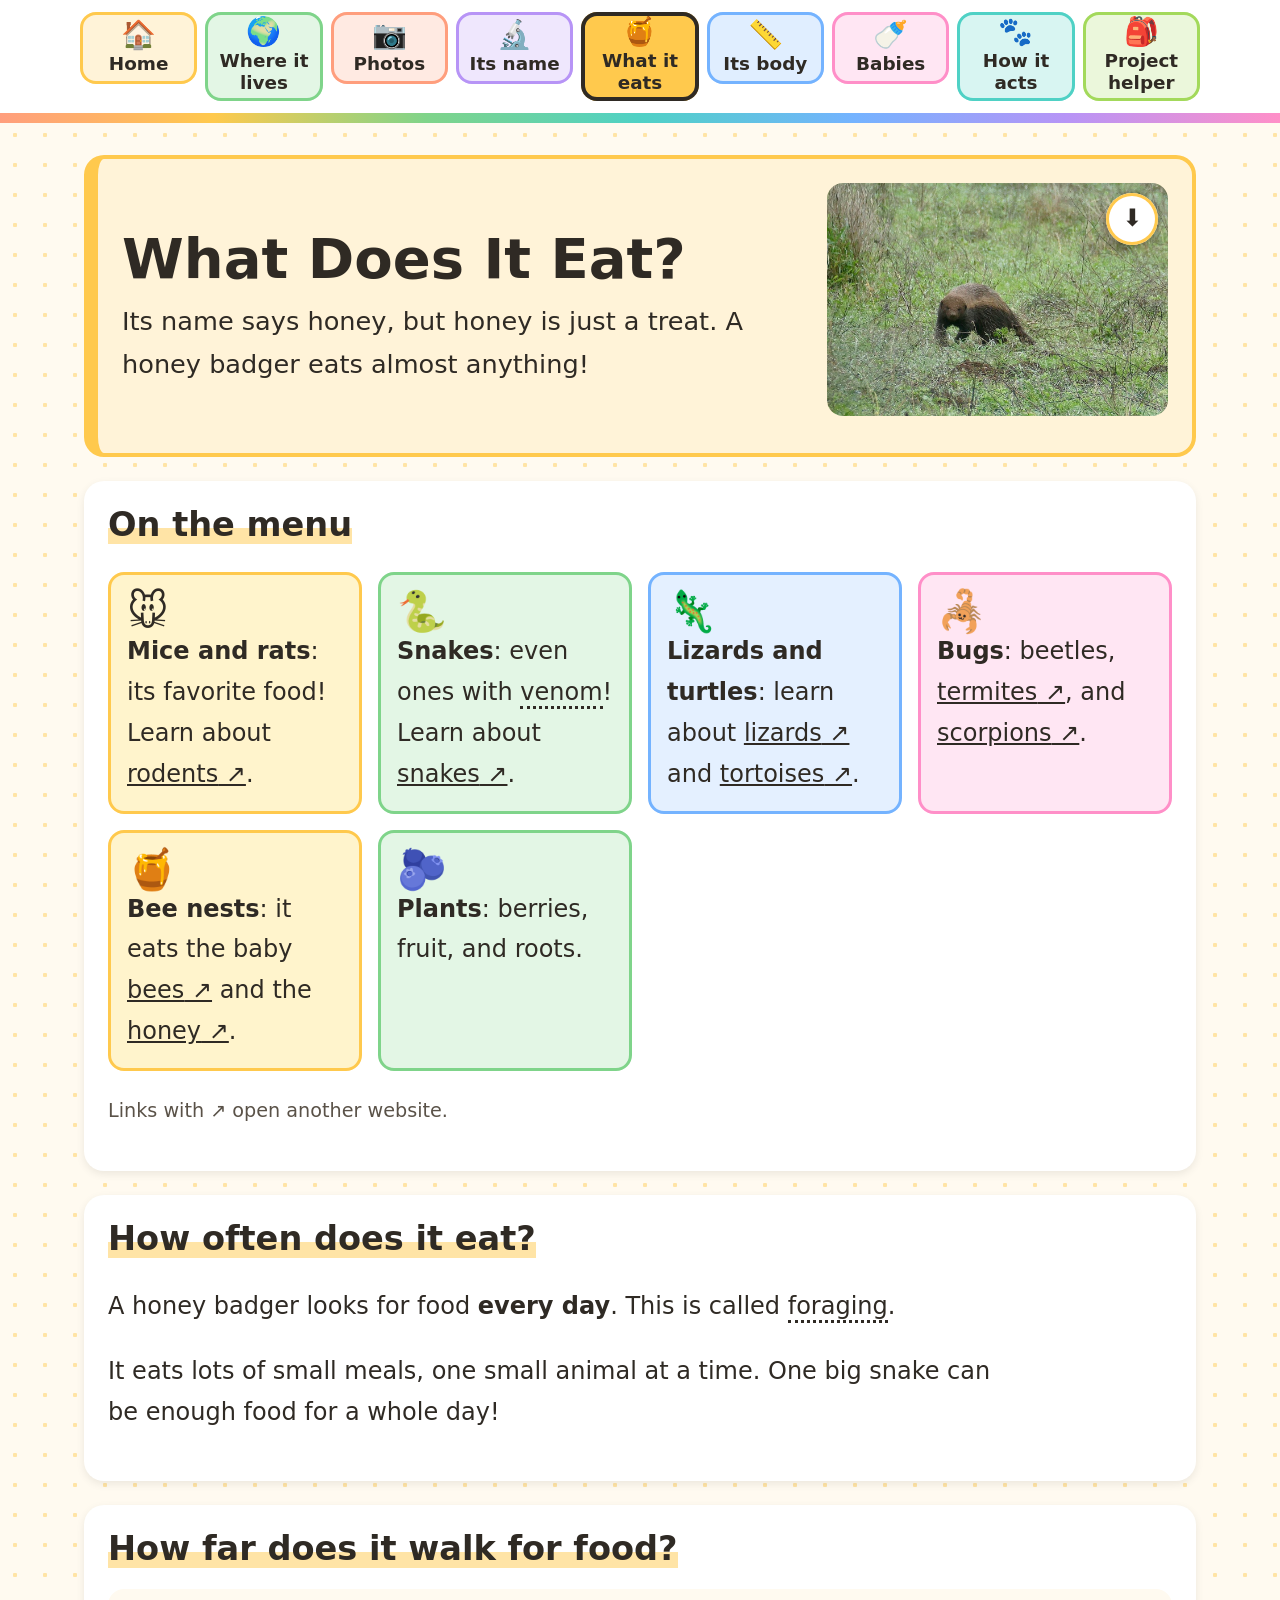
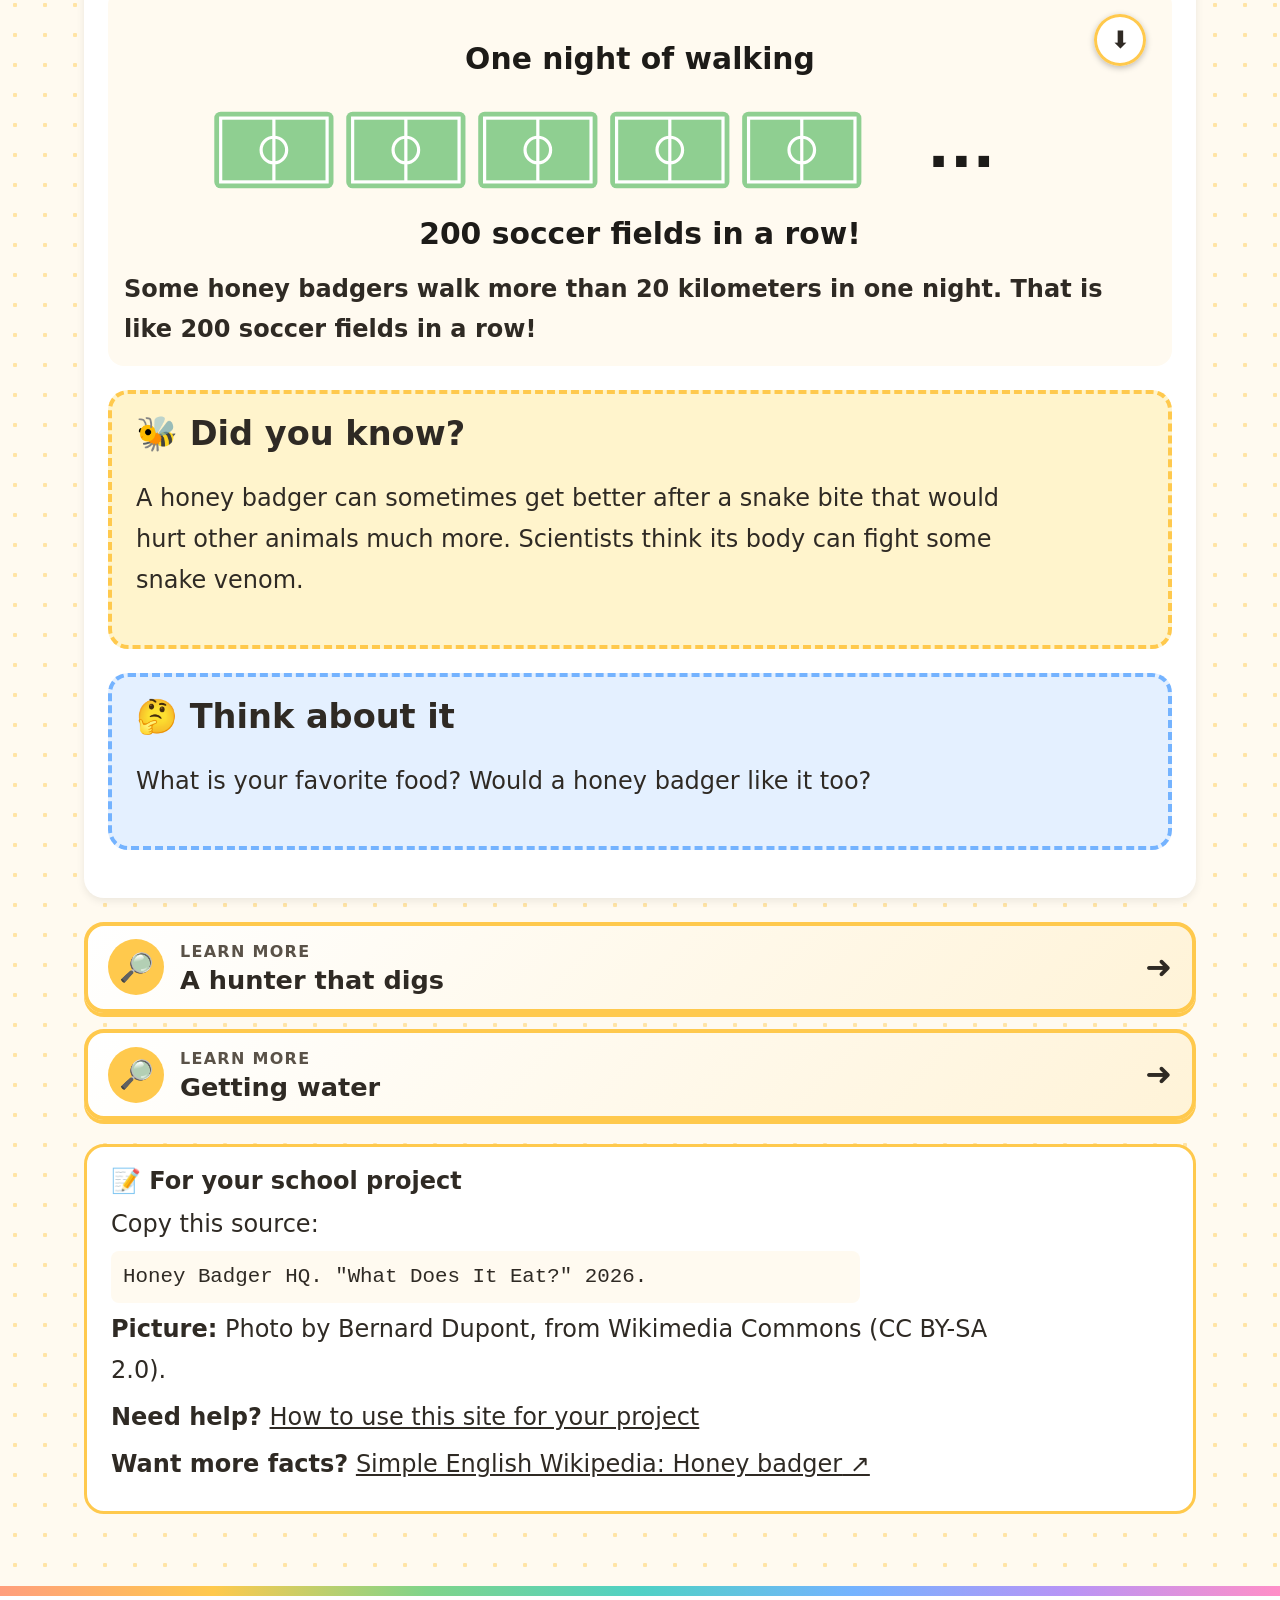
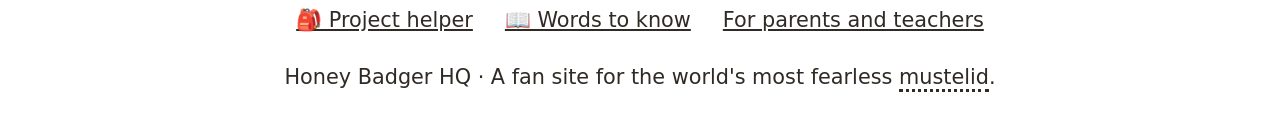
<file: diet.html>
<!DOCTYPE html>
<html lang="en">
<head>
  <meta charset="utf-8">
  <meta name="viewport" content="width=device-width, initial-scale=1">
  <title>What it eats | Honey Badger HQ</title>
  <meta name="description" content="A fun site for kids all about the honey badger.">
  <link rel="stylesheet" href="css/styles.css">
</head>
<body class="topic-diet">
  <header class="site-header">
    <nav class="site-nav" aria-label="Main">
      <ul>
        <li><a class="topic-home" href="index.html"><span class="nav-icon" aria-hidden="true">🏠</span><span>Home</span></a></li>
        <li><a class="topic-habitat" href="habitat.html"><span class="nav-icon" aria-hidden="true">🌍</span><span>Where it lives</span></a></li>
        <li><a class="topic-gallery" href="gallery.html"><span class="nav-icon" aria-hidden="true">📷</span><span>Photos</span></a></li>
        <li><a class="topic-classification" href="classification.html"><span class="nav-icon" aria-hidden="true">🔬</span><span>Its name</span></a></li>
        <li><a class="topic-diet" href="diet.html" aria-current="page"><span class="nav-icon" aria-hidden="true">🍯</span><span>What it eats</span></a></li>
        <li><a class="topic-anatomy" href="anatomy.html"><span class="nav-icon" aria-hidden="true">📏</span><span>Its body</span></a></li>
        <li><a class="topic-reproduction" href="reproduction.html"><span class="nav-icon" aria-hidden="true">🍼</span><span>Babies</span></a></li>
        <li><a class="topic-behavior" href="behavior.html"><span class="nav-icon" aria-hidden="true">🐾</span><span>How it acts</span></a></li>
        <li><a class="topic-helper" href="project-helper.html"><span class="nav-icon" aria-hidden="true">🎒</span><span>Project helper</span></a></li>
      </ul>
    </nav>
  </header>

  <main class="content">
    <header class="page-header">
      <div>
        <h1>What Does It Eat?</h1>
        <p>Its name says honey, but honey is just a treat. A honey badger eats almost anything!</p>
      </div>
      <div class="media"><img src="images/on-the-move.jpg" width="1200" height="820" alt="A muddy honey badger walking through green grass"><a class="download" href="images/on-the-move.jpg" download="honey-badger-on-the-move.jpg" aria-label="Download this image to add to your own project!"><span aria-hidden="true">⬇️</span><span class="download-tip" aria-hidden="true">Download this image to add to your own project!</span></a></div>
    </header>

    <section>
      <h2>On the menu</h2>
      <ul class="fact-list">
        <li><span class="emoji" aria-hidden="true">🐭</span><strong>Mice and rats</strong>: its favorite food! Learn about <a class="external" href="https://simple.wikipedia.org/wiki/Rodent" rel="noopener">rodents</a>.</li>
        <li><span class="emoji" aria-hidden="true">🐍</span><strong>Snakes</strong>: even ones with <span class="term" tabindex="0">venom<span class="term-tip" role="tooltip"><strong>Venom:</strong> A harmful liquid that some animals, like some snakes, use when they bite or sting.</span></span>! Learn about <a class="external" href="https://simple.wikipedia.org/wiki/Snake" rel="noopener">snakes</a>.</li>
        <li><span class="emoji" aria-hidden="true">🦎</span><strong>Lizards and turtles</strong>: learn about <a class="external" href="https://simple.wikipedia.org/wiki/Lizard" rel="noopener">lizards</a> and <a class="external" href="https://simple.wikipedia.org/wiki/Tortoise" rel="noopener">tortoises</a>.</li>
        <li><span class="emoji" aria-hidden="true">🦂</span><strong>Bugs</strong>: beetles, <a class="external" href="https://simple.wikipedia.org/wiki/Termite" rel="noopener">termites</a>, and <a class="external" href="https://simple.wikipedia.org/wiki/Scorpion" rel="noopener">scorpions</a>.</li>
        <li><span class="emoji" aria-hidden="true">🍯</span><strong>Bee nests</strong>: it eats the baby <a class="external" href="https://simple.wikipedia.org/wiki/Bee" rel="noopener">bees</a> and the <a class="external" href="https://simple.wikipedia.org/wiki/Honey" rel="noopener">honey</a>.</li>
        <li><span class="emoji" aria-hidden="true">🫐</span><strong>Plants</strong>: berries, fruit, and roots.</li>
      </ul>
      <p class="external-note">Links with ↗ open another website.</p>
    </section>

    <section>
      <h2>How often does it eat?</h2>
      <p>A honey badger looks for food <strong>every day</strong>. This is called <span class="term" tabindex="0">foraging<span class="term-tip" role="tooltip"><strong>Forage:</strong> To look around for food.</span></span>.</p>
      <p>It eats lots of small meals, one small animal at a time. One big snake can be enough food for a whole day!</p>
    </section>

    <section>
      <h2>How far does it walk for food?</h2>
      <figure class="compare">
          <div class="media"><img src="images/size-distance.svg" width="420" height="120" alt="Five soccer fields in a row, and more. A honey badger can walk as far as 200 soccer fields in one night."><a class="download" href="images/downloads/size-distance.png" download="honey-badger-size-distance.png" aria-label="Download this image to add to your own project!"><span aria-hidden="true">⬇️</span><span class="download-tip" aria-hidden="true">Download this image to add to your own project!</span></a></div>
          <figcaption>Some honey badgers walk more than 20 kilometers in one night. That is like 200 soccer fields in a row!</figcaption>
        </figure>
      <aside class="fun-fact"><h2>Did you know?</h2><p>A honey badger can sometimes get better after a snake bite that would hurt other animals much more. Scientists think its body can fight some snake venom.</p></aside>
      <aside class="question"><h2>Think about it</h2><p>What is your favorite food? Would a honey badger like it too?</p></aside>
    </section>

    <div class="learn-more">
      <button type="button" class="learn-more-button" data-dialog-open="learn-a-hunter-that-digs">
        <span class="learn-more-icon" aria-hidden="true">🔎</span>
        <span class="learn-more-text"><span class="learn-more-kicker">Learn more</span><span class="learn-more-title">A hunter that digs</span></span>
        <span class="learn-more-go" aria-hidden="true">➜</span>
      </button>
      <dialog id="learn-a-hunter-that-digs" class="learn-more-dialog" aria-labelledby="learn-a-hunter-that-digs-title">
        <div class="dialog-body">
          <h2 id="learn-a-hunter-that-digs-title" tabindex="-1" autofocus>🔎 A hunter that digs</h2>
          <p>A honey badger is a <span class="term" tabindex="0">carnivore<span class="term-tip" role="tooltip"><strong>Carnivore:</strong> An animal that eats mostly meat.</span></span> most of the time. Its main way to hunt is digging. It walks with its nose close to the ground and sniffs for small animals hiding in holes.</p>
        <p>When it smells <span class="term" tabindex="0">prey<span class="term-tip" role="tooltip"><strong>Prey:</strong> An animal that other animals hunt for food.</span></span>, it digs very fast with its long front claws. It can dig dozens of holes in one day! Many of the animals it catches are mice, gerbils, and other rodents that hide underground.</p>
        <p>Honey badgers do not waste much. They often eat almost all of a small animal, and their strong teeth can crunch hard food like turtle shells.</p>
          <button type="button" class="button" data-dialog-close>Close ✖</button>
        </div>
      </dialog>
    </div>

    <div class="learn-more">
      <button type="button" class="learn-more-button" data-dialog-open="learn-getting-water">
        <span class="learn-more-icon" aria-hidden="true">🔎</span>
        <span class="learn-more-text"><span class="learn-more-kicker">Learn more</span><span class="learn-more-title">Getting water</span></span>
        <span class="learn-more-go" aria-hidden="true">➜</span>
      </button>
      <dialog id="learn-getting-water" class="learn-more-dialog" aria-labelledby="learn-getting-water-title">
        <div class="dialog-body">
          <h2 id="learn-getting-water-title" tabindex="-1" autofocus>🔎 Getting water</h2>
          <p>Many honey badgers live in dry places where it does not rain much. They drink water when they find it, like the honey badger in our gallery.</p>
        <p>When there is no water around, honey badgers can get much of the water they need from the food they eat. Juicy fruits, roots, and small animals all have water inside them.</p>
          <button type="button" class="button" data-dialog-close>Close ✖</button>
        </div>
      </dialog>
    </div>

    <aside class="project-box">
      <h2>For your school project</h2>
      <p>Copy this source:</p>
      <p class="citation">Honey Badger HQ. "What Does It Eat?" 2026.</p>
      <p><strong>Picture:</strong> Photo by Bernard Dupont, from Wikimedia Commons (CC BY-SA 2.0).</p>
      <p><strong>Need help?</strong> <a href="project-helper.html">How to use this site for your project</a></p>
      <p><strong>Want more facts?</strong> <a class="external" href="https://simple.wikipedia.org/wiki/Honey_badger" rel="noopener">Simple English Wikipedia: Honey badger</a></p>
    </aside>

  </main>

  <footer class="site-footer">
    <ul>
      <li><a href="project-helper.html">🎒 Project helper</a></li>
      <li><a href="words.html">📖 Words to know</a></li>
      <li><a href="grown-ups.html">For parents and teachers</a></li>
    </ul>
    <p>Honey Badger HQ · A fan site for the world's most fearless <span class="term" tabindex="0">mustelid<span class="term-tip" role="tooltip"><strong>Mustelid:</strong> An animal in the weasel family. Otters, weasels, wolverines, and honey badgers are all mustelids.</span></span>.</p>
  </footer>
  <script src="js/learn-more.js"></script>
</body>
</html>
</file>
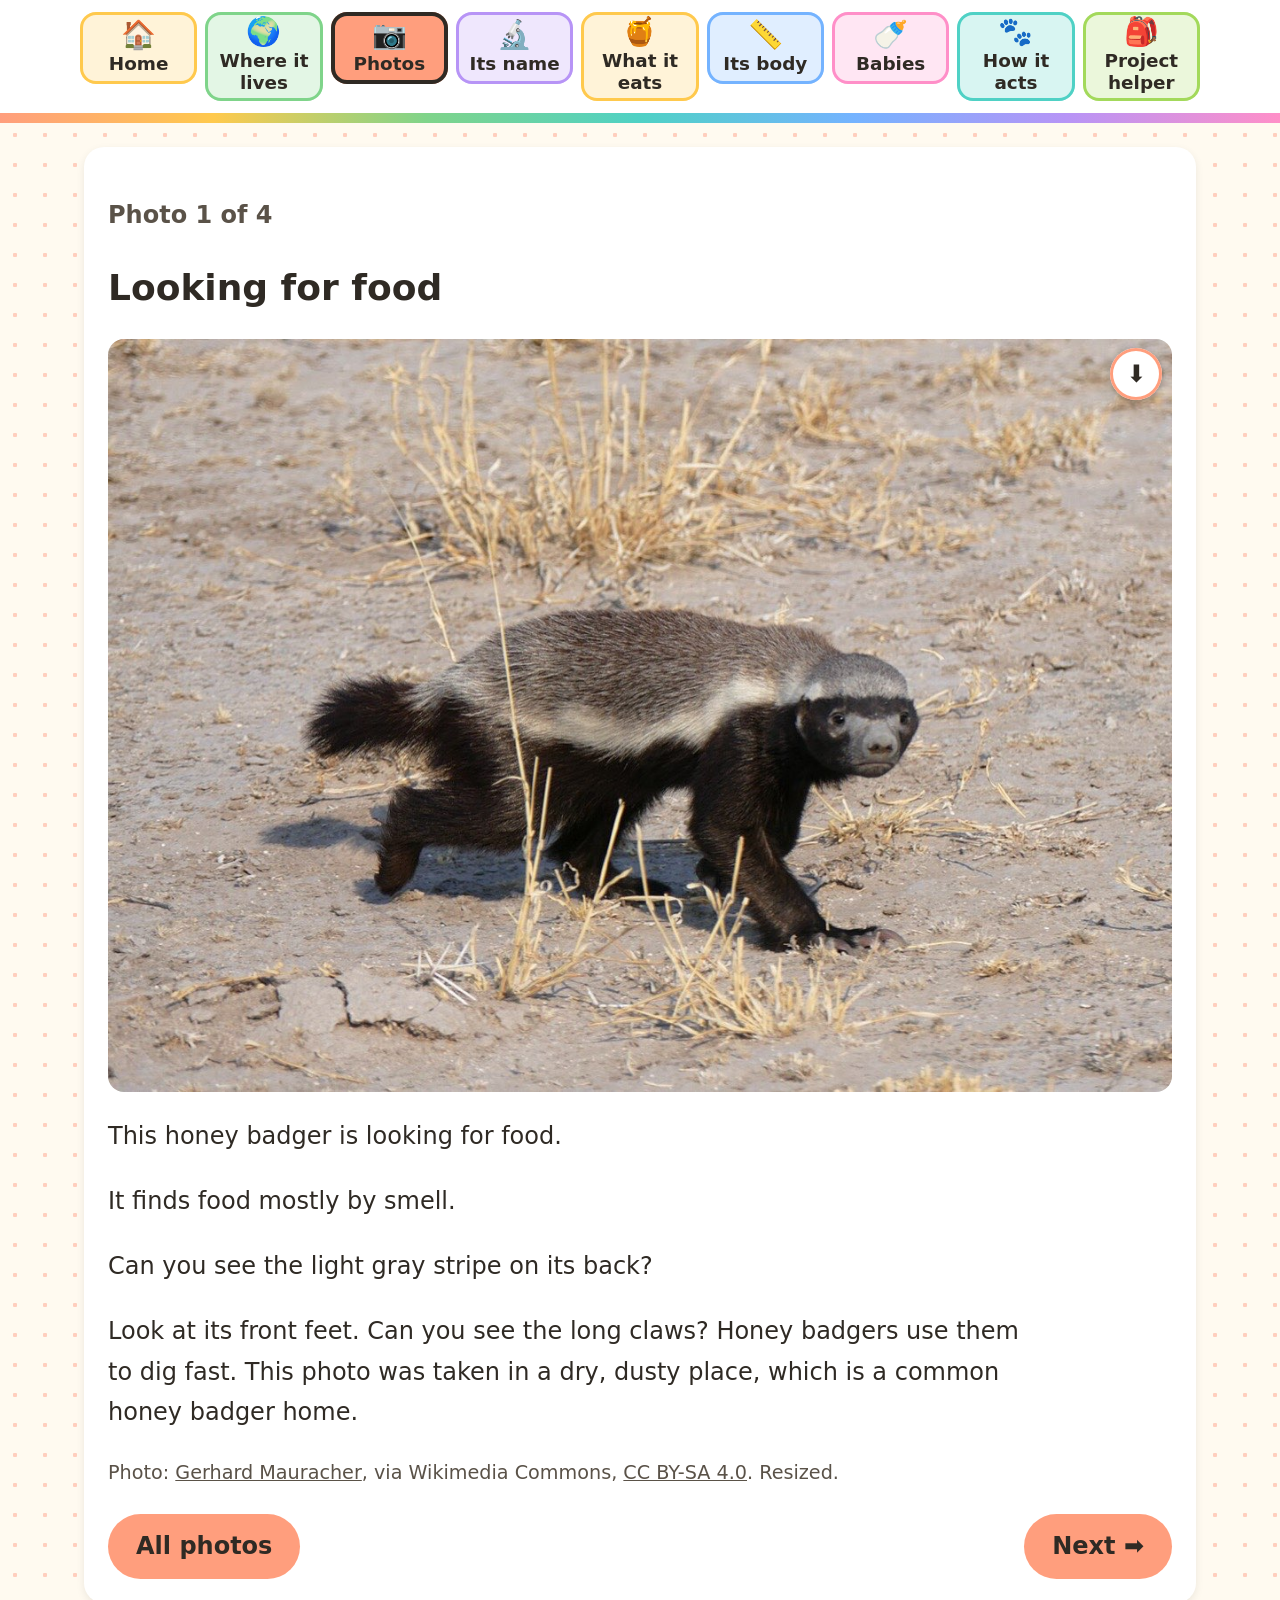
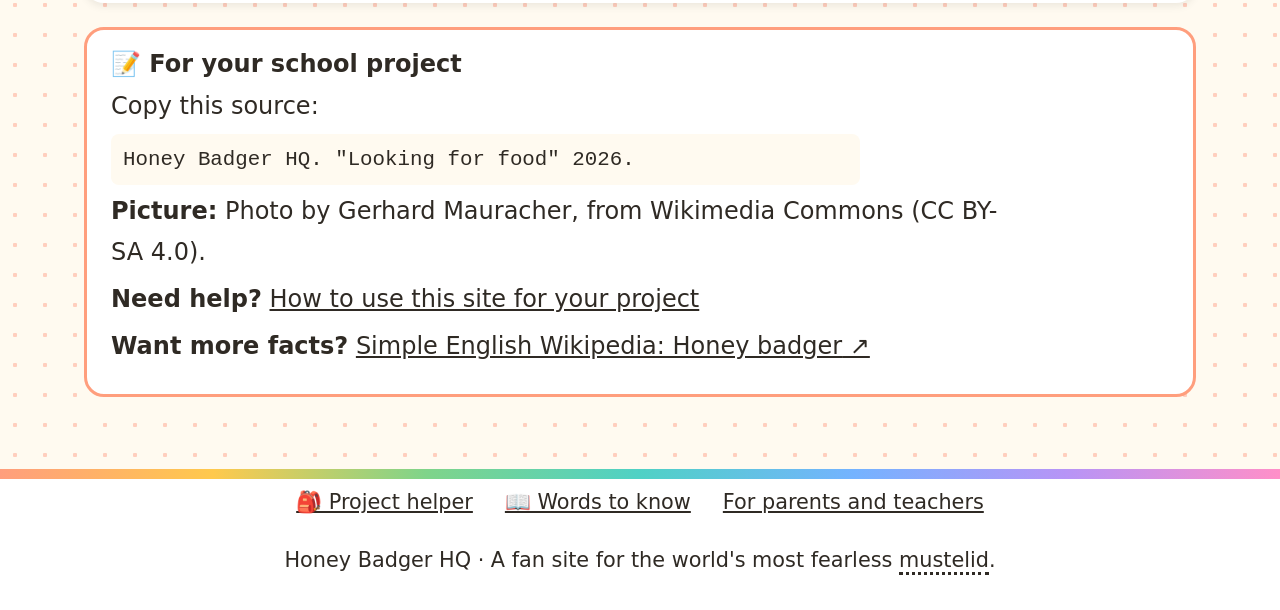
<file: gallery-1.html>
<!DOCTYPE html>
<html lang="en">
<head>
  <meta charset="utf-8">
  <meta name="viewport" content="width=device-width, initial-scale=1">
  <title>Looking for food | Honey Badger HQ</title>
  <meta name="description" content="A fun site for kids all about the honey badger.">
  <link rel="stylesheet" href="css/styles.css">
</head>
<body class="topic-gallery">
  <header class="site-header">
    <nav class="site-nav" aria-label="Main">
      <ul>
        <li><a class="topic-home" href="index.html"><span class="nav-icon" aria-hidden="true">🏠</span><span>Home</span></a></li>
        <li><a class="topic-habitat" href="habitat.html"><span class="nav-icon" aria-hidden="true">🌍</span><span>Where it lives</span></a></li>
        <li><a class="topic-gallery" href="gallery.html" aria-current="page"><span class="nav-icon" aria-hidden="true">📷</span><span>Photos</span></a></li>
        <li><a class="topic-classification" href="classification.html"><span class="nav-icon" aria-hidden="true">🔬</span><span>Its name</span></a></li>
        <li><a class="topic-diet" href="diet.html"><span class="nav-icon" aria-hidden="true">🍯</span><span>What it eats</span></a></li>
        <li><a class="topic-anatomy" href="anatomy.html"><span class="nav-icon" aria-hidden="true">📏</span><span>Its body</span></a></li>
        <li><a class="topic-reproduction" href="reproduction.html"><span class="nav-icon" aria-hidden="true">🍼</span><span>Babies</span></a></li>
        <li><a class="topic-behavior" href="behavior.html"><span class="nav-icon" aria-hidden="true">🐾</span><span>How it acts</span></a></li>
        <li><a class="topic-helper" href="project-helper.html"><span class="nav-icon" aria-hidden="true">🎒</span><span>Project helper</span></a></li>
      </ul>
    </nav>
  </header>

  <main class="content">
    <section>
      <p class="photo-count">Photo 1 of 4</p>
      <h1>Looking for food</h1>
      <figure>
        <div class="media"><img src="images/dry-ground.jpg" width="1200" height="850" alt="A honey badger walking across dry, dusty ground"><a class="download" href="images/dry-ground.jpg" download="honey-badger-dry-ground.jpg" aria-label="Download this image to add to your own project!"><span aria-hidden="true">⬇️</span><span class="download-tip" aria-hidden="true">Download this image to add to your own project!</span></a></div>
      </figure>
      <div>
        <p>This honey badger is looking for food.</p>
        <p>It finds food mostly by smell.</p>
        <p>Can you see the light gray stripe on its back?</p>
        <p>Look at its front feet. Can you see the long claws? Honey badgers use them to dig fast. This photo was taken in a dry, dusty place, which is a common honey badger home.</p>
      </div>
      <p class="credit">Photo: <a href="https://commons.wikimedia.org/wiki/File:Honigdachs,_honey_badger_(Mellivora_capensis).jpg">Gerhard Mauracher</a>, via Wikimedia Commons, <a href="https://creativecommons.org/licenses/by-sa/4.0">CC BY-SA 4.0</a>. Resized.</p>
      <nav class="photo-nav" aria-label="Photos">
        
        <a class="button" href="gallery.html">All photos</a>
        <a class="button" href="gallery-2.html">Next ➡️</a>
      </nav>
    </section>

    <aside class="project-box">
      <h2>For your school project</h2>
      <p>Copy this source:</p>
      <p class="citation">Honey Badger HQ. "Looking for food" 2026.</p>
      <p><strong>Picture:</strong> Photo by Gerhard Mauracher, from Wikimedia Commons (CC BY-SA 4.0).</p>
      <p><strong>Need help?</strong> <a href="project-helper.html">How to use this site for your project</a></p>
      <p><strong>Want more facts?</strong> <a class="external" href="https://simple.wikipedia.org/wiki/Honey_badger" rel="noopener">Simple English Wikipedia: Honey badger</a></p>
    </aside>

  </main>

  <footer class="site-footer">
    <ul>
      <li><a href="project-helper.html">🎒 Project helper</a></li>
      <li><a href="words.html">📖 Words to know</a></li>
      <li><a href="grown-ups.html">For parents and teachers</a></li>
    </ul>
    <p>Honey Badger HQ · A fan site for the world's most fearless <span class="term" tabindex="0">mustelid<span class="term-tip" role="tooltip"><strong>Mustelid:</strong> An animal in the weasel family. Otters, weasels, wolverines, and honey badgers are all mustelids.</span></span>.</p>
  </footer>
  <script src="js/learn-more.js"></script>
</body>
</html>
</file>
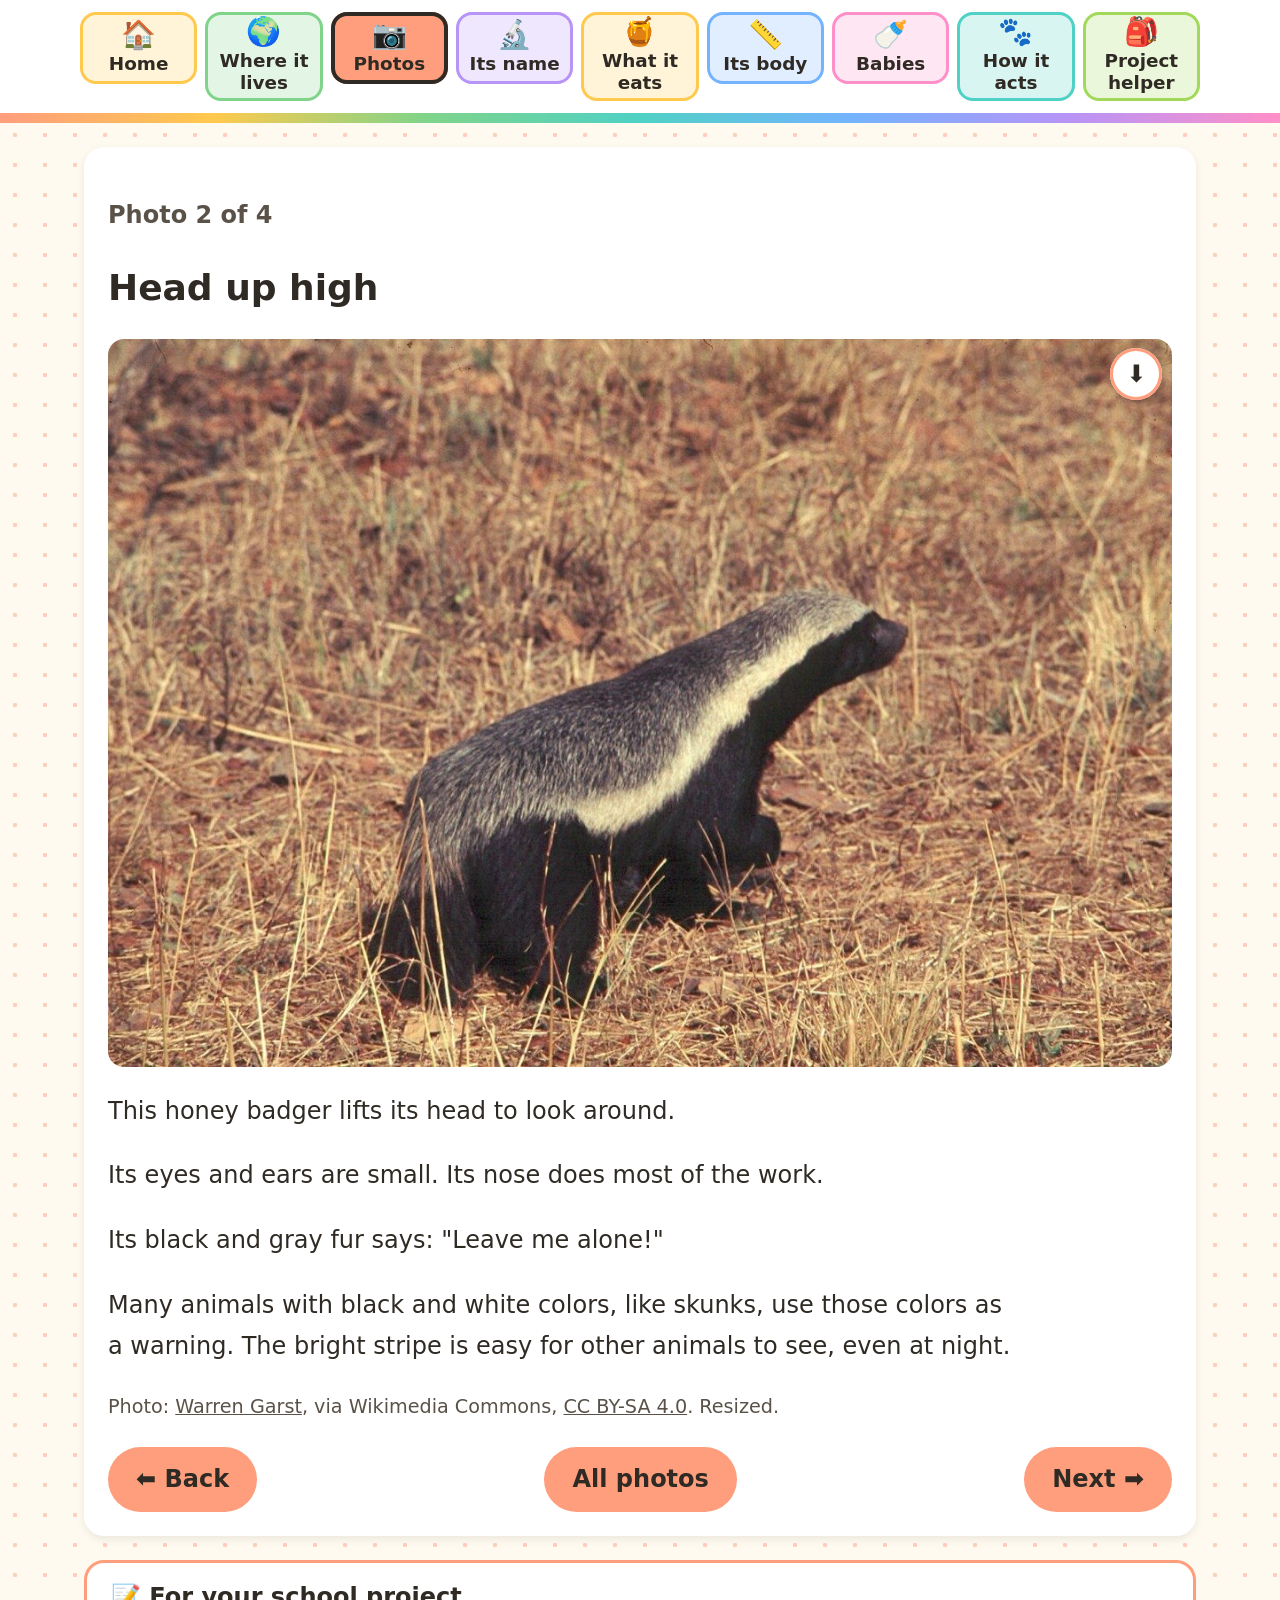
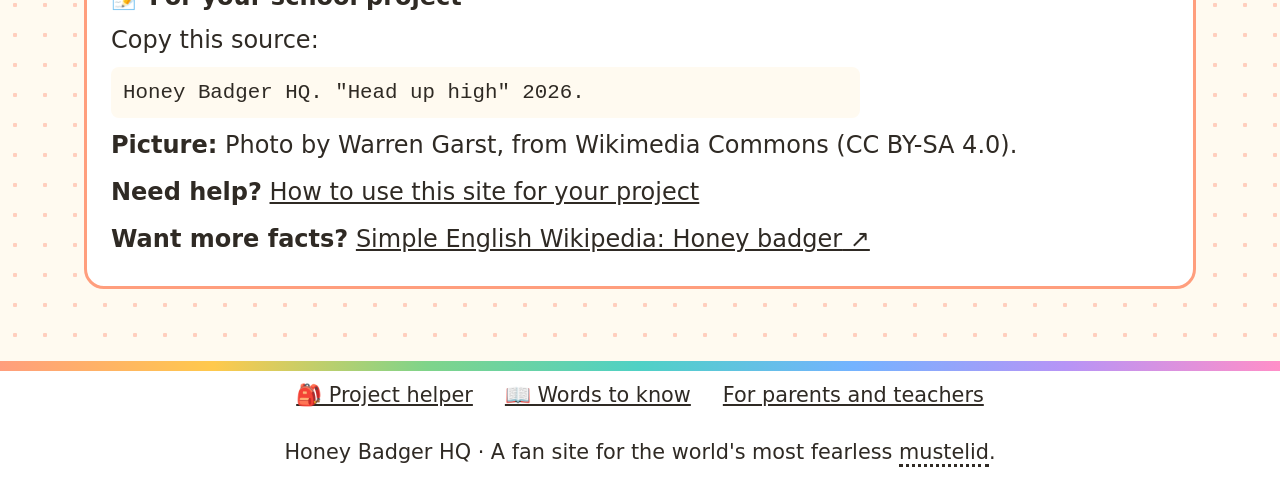
<file: gallery-2.html>
<!DOCTYPE html>
<html lang="en">
<head>
  <meta charset="utf-8">
  <meta name="viewport" content="width=device-width, initial-scale=1">
  <title>Head up high | Honey Badger HQ</title>
  <meta name="description" content="A fun site for kids all about the honey badger.">
  <link rel="stylesheet" href="css/styles.css">
</head>
<body class="topic-gallery">
  <header class="site-header">
    <nav class="site-nav" aria-label="Main">
      <ul>
        <li><a class="topic-home" href="index.html"><span class="nav-icon" aria-hidden="true">🏠</span><span>Home</span></a></li>
        <li><a class="topic-habitat" href="habitat.html"><span class="nav-icon" aria-hidden="true">🌍</span><span>Where it lives</span></a></li>
        <li><a class="topic-gallery" href="gallery.html" aria-current="page"><span class="nav-icon" aria-hidden="true">📷</span><span>Photos</span></a></li>
        <li><a class="topic-classification" href="classification.html"><span class="nav-icon" aria-hidden="true">🔬</span><span>Its name</span></a></li>
        <li><a class="topic-diet" href="diet.html"><span class="nav-icon" aria-hidden="true">🍯</span><span>What it eats</span></a></li>
        <li><a class="topic-anatomy" href="anatomy.html"><span class="nav-icon" aria-hidden="true">📏</span><span>Its body</span></a></li>
        <li><a class="topic-reproduction" href="reproduction.html"><span class="nav-icon" aria-hidden="true">🍼</span><span>Babies</span></a></li>
        <li><a class="topic-behavior" href="behavior.html"><span class="nav-icon" aria-hidden="true">🐾</span><span>How it acts</span></a></li>
        <li><a class="topic-helper" href="project-helper.html"><span class="nav-icon" aria-hidden="true">🎒</span><span>Project helper</span></a></li>
      </ul>
    </nav>
  </header>

  <main class="content">
    <section>
      <p class="photo-count">Photo 2 of 4</p>
      <h1>Head up high</h1>
      <figure>
        <div class="media"><img src="images/walking-in-grass.jpg" width="1200" height="821" alt="A honey badger standing in dry grass with its head up"><a class="download" href="images/walking-in-grass.jpg" download="honey-badger-walking-in-grass.jpg" aria-label="Download this image to add to your own project!"><span aria-hidden="true">⬇️</span><span class="download-tip" aria-hidden="true">Download this image to add to your own project!</span></a></div>
      </figure>
      <div>
        <p>This honey badger lifts its head to look around.</p>
        <p>Its eyes and ears are small. Its nose does most of the work.</p>
        <p>Its black and gray fur says: "Leave me alone!"</p>
        <p>Many animals with black and white colors, like skunks, use those colors as a warning. The bright stripe is easy for other animals to see, even at night.</p>
      </div>
      <p class="credit">Photo: <a href="https://commons.wikimedia.org/wiki/File:Honey_badger_walking_in_grass_-_DPLA_-_f5f00ac24829917eccd9d62fda148cc0.jpg">Warren Garst</a>, via Wikimedia Commons, <a href="https://creativecommons.org/licenses/by-sa/4.0">CC BY-SA 4.0</a>. Resized.</p>
      <nav class="photo-nav" aria-label="Photos">
        <a class="button" href="gallery-1.html">⬅️ Back</a>
        <a class="button" href="gallery.html">All photos</a>
        <a class="button" href="gallery-3.html">Next ➡️</a>
      </nav>
    </section>

    <aside class="project-box">
      <h2>For your school project</h2>
      <p>Copy this source:</p>
      <p class="citation">Honey Badger HQ. "Head up high" 2026.</p>
      <p><strong>Picture:</strong> Photo by Warren Garst, from Wikimedia Commons (CC BY-SA 4.0).</p>
      <p><strong>Need help?</strong> <a href="project-helper.html">How to use this site for your project</a></p>
      <p><strong>Want more facts?</strong> <a class="external" href="https://simple.wikipedia.org/wiki/Honey_badger" rel="noopener">Simple English Wikipedia: Honey badger</a></p>
    </aside>

  </main>

  <footer class="site-footer">
    <ul>
      <li><a href="project-helper.html">🎒 Project helper</a></li>
      <li><a href="words.html">📖 Words to know</a></li>
      <li><a href="grown-ups.html">For parents and teachers</a></li>
    </ul>
    <p>Honey Badger HQ · A fan site for the world's most fearless <span class="term" tabindex="0">mustelid<span class="term-tip" role="tooltip"><strong>Mustelid:</strong> An animal in the weasel family. Otters, weasels, wolverines, and honey badgers are all mustelids.</span></span>.</p>
  </footer>
  <script src="js/learn-more.js"></script>
</body>
</html>
</file>
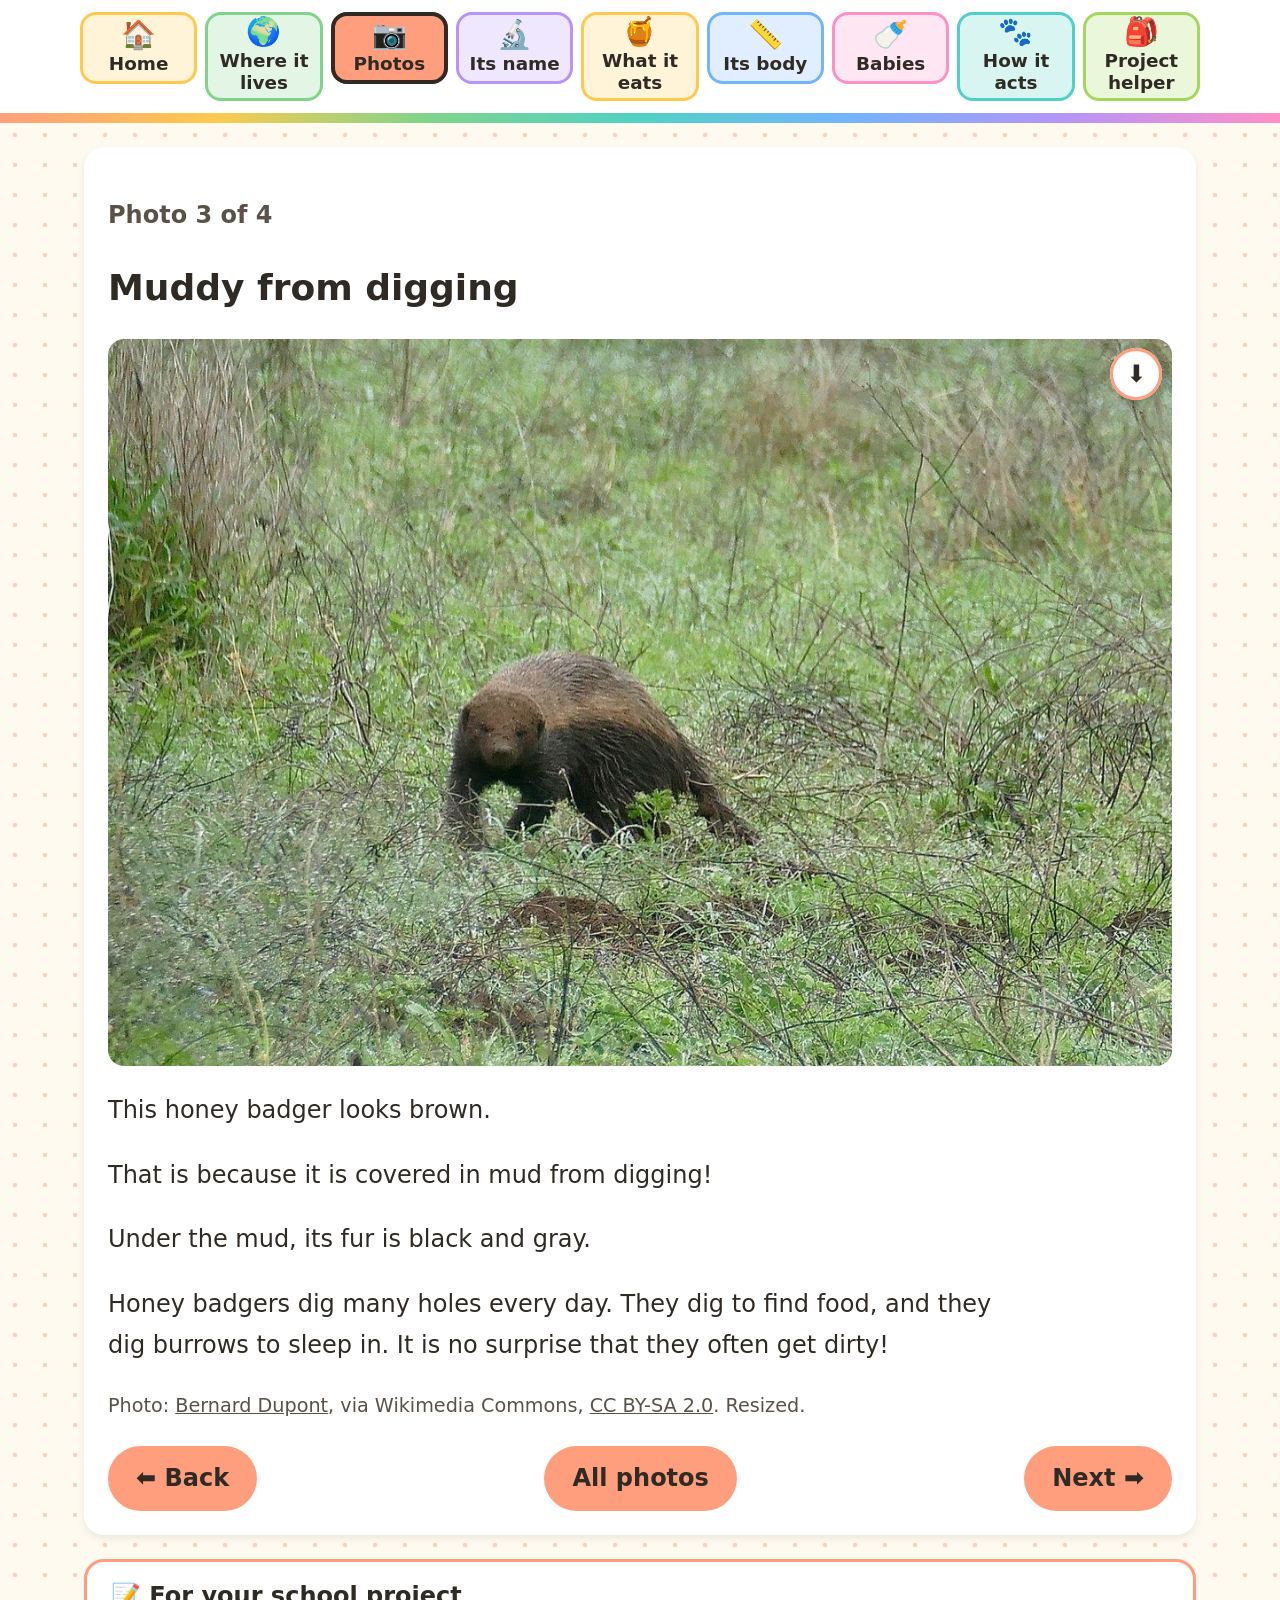
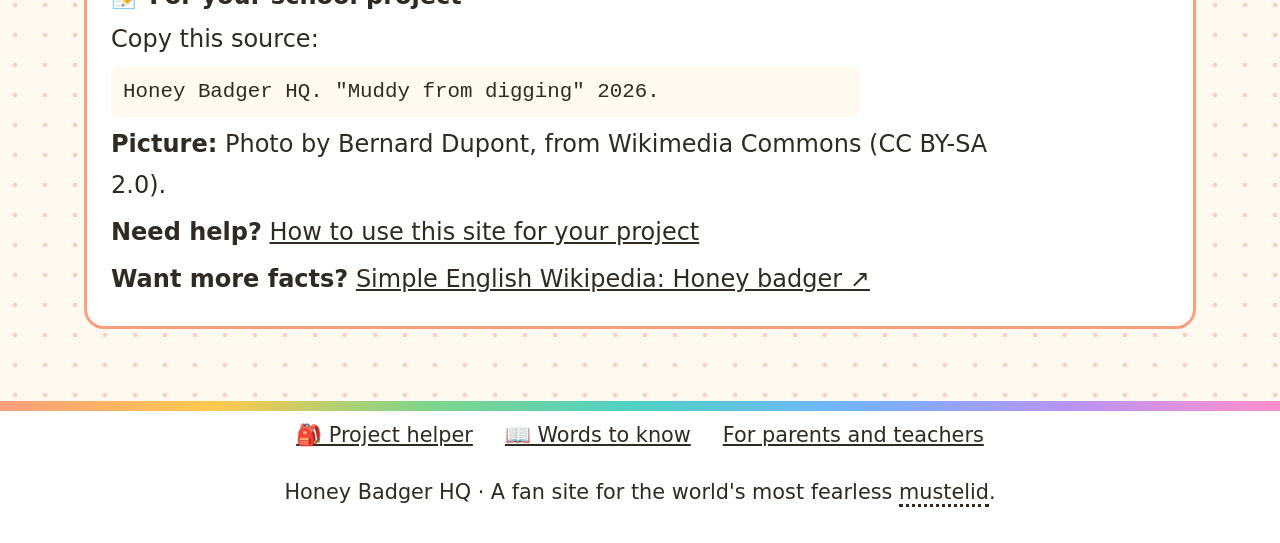
<file: gallery-3.html>
<!DOCTYPE html>
<html lang="en">
<head>
  <meta charset="utf-8">
  <meta name="viewport" content="width=device-width, initial-scale=1">
  <title>Muddy from digging | Honey Badger HQ</title>
  <meta name="description" content="A fun site for kids all about the honey badger.">
  <link rel="stylesheet" href="css/styles.css">
</head>
<body class="topic-gallery">
  <header class="site-header">
    <nav class="site-nav" aria-label="Main">
      <ul>
        <li><a class="topic-home" href="index.html"><span class="nav-icon" aria-hidden="true">🏠</span><span>Home</span></a></li>
        <li><a class="topic-habitat" href="habitat.html"><span class="nav-icon" aria-hidden="true">🌍</span><span>Where it lives</span></a></li>
        <li><a class="topic-gallery" href="gallery.html" aria-current="page"><span class="nav-icon" aria-hidden="true">📷</span><span>Photos</span></a></li>
        <li><a class="topic-classification" href="classification.html"><span class="nav-icon" aria-hidden="true">🔬</span><span>Its name</span></a></li>
        <li><a class="topic-diet" href="diet.html"><span class="nav-icon" aria-hidden="true">🍯</span><span>What it eats</span></a></li>
        <li><a class="topic-anatomy" href="anatomy.html"><span class="nav-icon" aria-hidden="true">📏</span><span>Its body</span></a></li>
        <li><a class="topic-reproduction" href="reproduction.html"><span class="nav-icon" aria-hidden="true">🍼</span><span>Babies</span></a></li>
        <li><a class="topic-behavior" href="behavior.html"><span class="nav-icon" aria-hidden="true">🐾</span><span>How it acts</span></a></li>
        <li><a class="topic-helper" href="project-helper.html"><span class="nav-icon" aria-hidden="true">🎒</span><span>Project helper</span></a></li>
      </ul>
    </nav>
  </header>

  <main class="content">
    <section>
      <p class="photo-count">Photo 3 of 4</p>
      <h1>Muddy from digging</h1>
      <figure>
        <div class="media"><img src="images/on-the-move.jpg" width="1200" height="820" alt="A muddy honey badger walking through green grass"><a class="download" href="images/on-the-move.jpg" download="honey-badger-on-the-move.jpg" aria-label="Download this image to add to your own project!"><span aria-hidden="true">⬇️</span><span class="download-tip" aria-hidden="true">Download this image to add to your own project!</span></a></div>
      </figure>
      <div>
        <p>This honey badger looks brown.</p>
        <p>That is because it is covered in mud from digging!</p>
        <p>Under the mud, its fur is black and gray.</p>
        <p>Honey badgers dig many holes every day. They dig to find food, and they dig burrows to sleep in. It is no surprise that they often get dirty!</p>
      </div>
      <p class="credit">Photo: <a href="https://commons.wikimedia.org/wiki/File:Day_52_Ratel_(Mellivora_capensis)_on_the_move_..._(53322351341).jpg">Bernard Dupont</a>, via Wikimedia Commons, <a href="https://creativecommons.org/licenses/by-sa/2.0">CC BY-SA 2.0</a>. Resized.</p>
      <nav class="photo-nav" aria-label="Photos">
        <a class="button" href="gallery-2.html">⬅️ Back</a>
        <a class="button" href="gallery.html">All photos</a>
        <a class="button" href="gallery-4.html">Next ➡️</a>
      </nav>
    </section>

    <aside class="project-box">
      <h2>For your school project</h2>
      <p>Copy this source:</p>
      <p class="citation">Honey Badger HQ. "Muddy from digging" 2026.</p>
      <p><strong>Picture:</strong> Photo by Bernard Dupont, from Wikimedia Commons (CC BY-SA 2.0).</p>
      <p><strong>Need help?</strong> <a href="project-helper.html">How to use this site for your project</a></p>
      <p><strong>Want more facts?</strong> <a class="external" href="https://simple.wikipedia.org/wiki/Honey_badger" rel="noopener">Simple English Wikipedia: Honey badger</a></p>
    </aside>

  </main>

  <footer class="site-footer">
    <ul>
      <li><a href="project-helper.html">🎒 Project helper</a></li>
      <li><a href="words.html">📖 Words to know</a></li>
      <li><a href="grown-ups.html">For parents and teachers</a></li>
    </ul>
    <p>Honey Badger HQ · A fan site for the world's most fearless <span class="term" tabindex="0">mustelid<span class="term-tip" role="tooltip"><strong>Mustelid:</strong> An animal in the weasel family. Otters, weasels, wolverines, and honey badgers are all mustelids.</span></span>.</p>
  </footer>
  <script src="js/learn-more.js"></script>
</body>
</html>
</file>
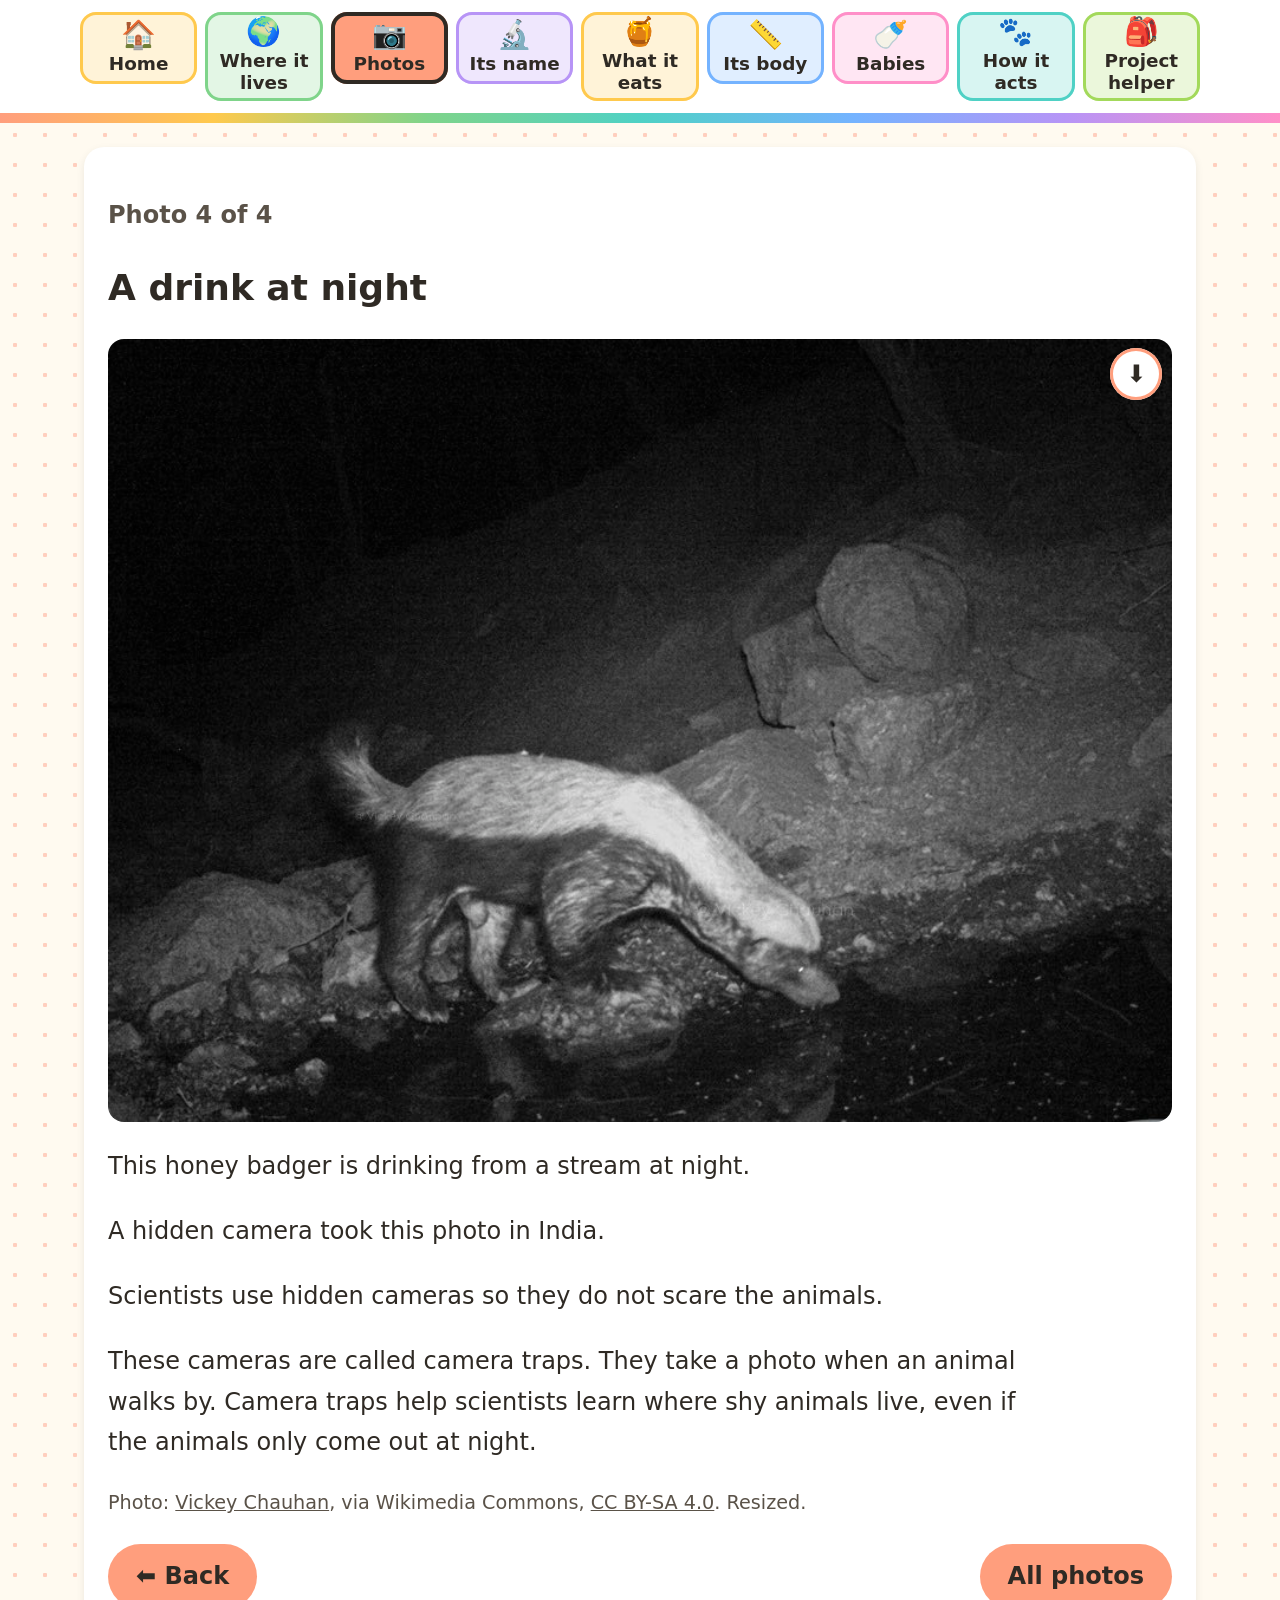
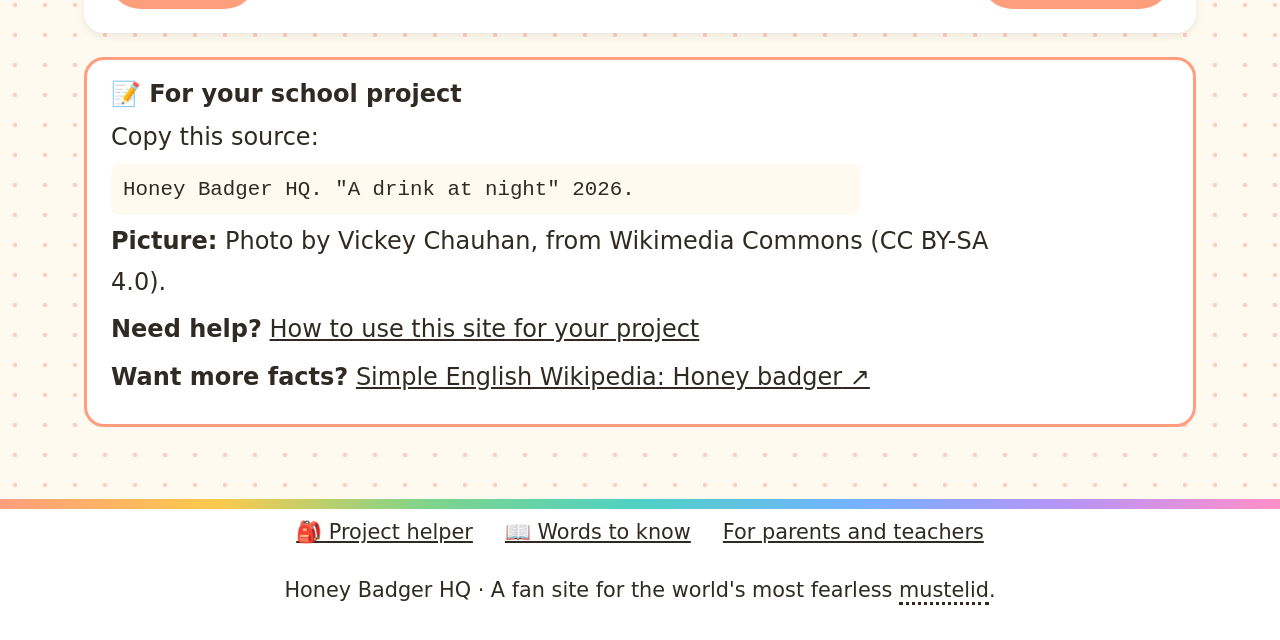
<file: gallery-4.html>
<!DOCTYPE html>
<html lang="en">
<head>
  <meta charset="utf-8">
  <meta name="viewport" content="width=device-width, initial-scale=1">
  <title>A drink at night | Honey Badger HQ</title>
  <meta name="description" content="A fun site for kids all about the honey badger.">
  <link rel="stylesheet" href="css/styles.css">
</head>
<body class="topic-gallery">
  <header class="site-header">
    <nav class="site-nav" aria-label="Main">
      <ul>
        <li><a class="topic-home" href="index.html"><span class="nav-icon" aria-hidden="true">🏠</span><span>Home</span></a></li>
        <li><a class="topic-habitat" href="habitat.html"><span class="nav-icon" aria-hidden="true">🌍</span><span>Where it lives</span></a></li>
        <li><a class="topic-gallery" href="gallery.html" aria-current="page"><span class="nav-icon" aria-hidden="true">📷</span><span>Photos</span></a></li>
        <li><a class="topic-classification" href="classification.html"><span class="nav-icon" aria-hidden="true">🔬</span><span>Its name</span></a></li>
        <li><a class="topic-diet" href="diet.html"><span class="nav-icon" aria-hidden="true">🍯</span><span>What it eats</span></a></li>
        <li><a class="topic-anatomy" href="anatomy.html"><span class="nav-icon" aria-hidden="true">📏</span><span>Its body</span></a></li>
        <li><a class="topic-reproduction" href="reproduction.html"><span class="nav-icon" aria-hidden="true">🍼</span><span>Babies</span></a></li>
        <li><a class="topic-behavior" href="behavior.html"><span class="nav-icon" aria-hidden="true">🐾</span><span>How it acts</span></a></li>
        <li><a class="topic-helper" href="project-helper.html"><span class="nav-icon" aria-hidden="true">🎒</span><span>Project helper</span></a></li>
      </ul>
    </nav>
  </header>

  <main class="content">
    <section>
      <p class="photo-count">Photo 4 of 4</p>
      <h1>A drink at night</h1>
      <figure>
        <div class="media"><img src="images/drinking.jpg" width="900" height="663" alt="A honey badger drinking from a stream at night"><a class="download" href="images/drinking.jpg" download="honey-badger-drinking.jpg" aria-label="Download this image to add to your own project!"><span aria-hidden="true">⬇️</span><span class="download-tip" aria-hidden="true">Download this image to add to your own project!</span></a></div>
      </figure>
      <div>
        <p>This honey badger is drinking from a stream at night.</p>
        <p>A hidden camera took this photo in India.</p>
        <p>Scientists use hidden cameras so they do not scare the animals.</p>
        <p>These cameras are called camera traps. They take a photo when an animal walks by. Camera traps help scientists learn where shy animals live, even if the animals only come out at night.</p>
      </div>
      <p class="credit">Photo: <a href="https://commons.wikimedia.org/wiki/File:Indian_Honey_Badger_Drinking_Water_from_natural_stream.jpg">Vickey Chauhan</a>, via Wikimedia Commons, <a href="https://creativecommons.org/licenses/by-sa/4.0">CC BY-SA 4.0</a>. Resized.</p>
      <nav class="photo-nav" aria-label="Photos">
        <a class="button" href="gallery-3.html">⬅️ Back</a>
        <a class="button" href="gallery.html">All photos</a>
        
      </nav>
    </section>

    <aside class="project-box">
      <h2>For your school project</h2>
      <p>Copy this source:</p>
      <p class="citation">Honey Badger HQ. "A drink at night" 2026.</p>
      <p><strong>Picture:</strong> Photo by Vickey Chauhan, from Wikimedia Commons (CC BY-SA 4.0).</p>
      <p><strong>Need help?</strong> <a href="project-helper.html">How to use this site for your project</a></p>
      <p><strong>Want more facts?</strong> <a class="external" href="https://simple.wikipedia.org/wiki/Honey_badger" rel="noopener">Simple English Wikipedia: Honey badger</a></p>
    </aside>

  </main>

  <footer class="site-footer">
    <ul>
      <li><a href="project-helper.html">🎒 Project helper</a></li>
      <li><a href="words.html">📖 Words to know</a></li>
      <li><a href="grown-ups.html">For parents and teachers</a></li>
    </ul>
    <p>Honey Badger HQ · A fan site for the world's most fearless <span class="term" tabindex="0">mustelid<span class="term-tip" role="tooltip"><strong>Mustelid:</strong> An animal in the weasel family. Otters, weasels, wolverines, and honey badgers are all mustelids.</span></span>.</p>
  </footer>
  <script src="js/learn-more.js"></script>
</body>
</html>
</file>
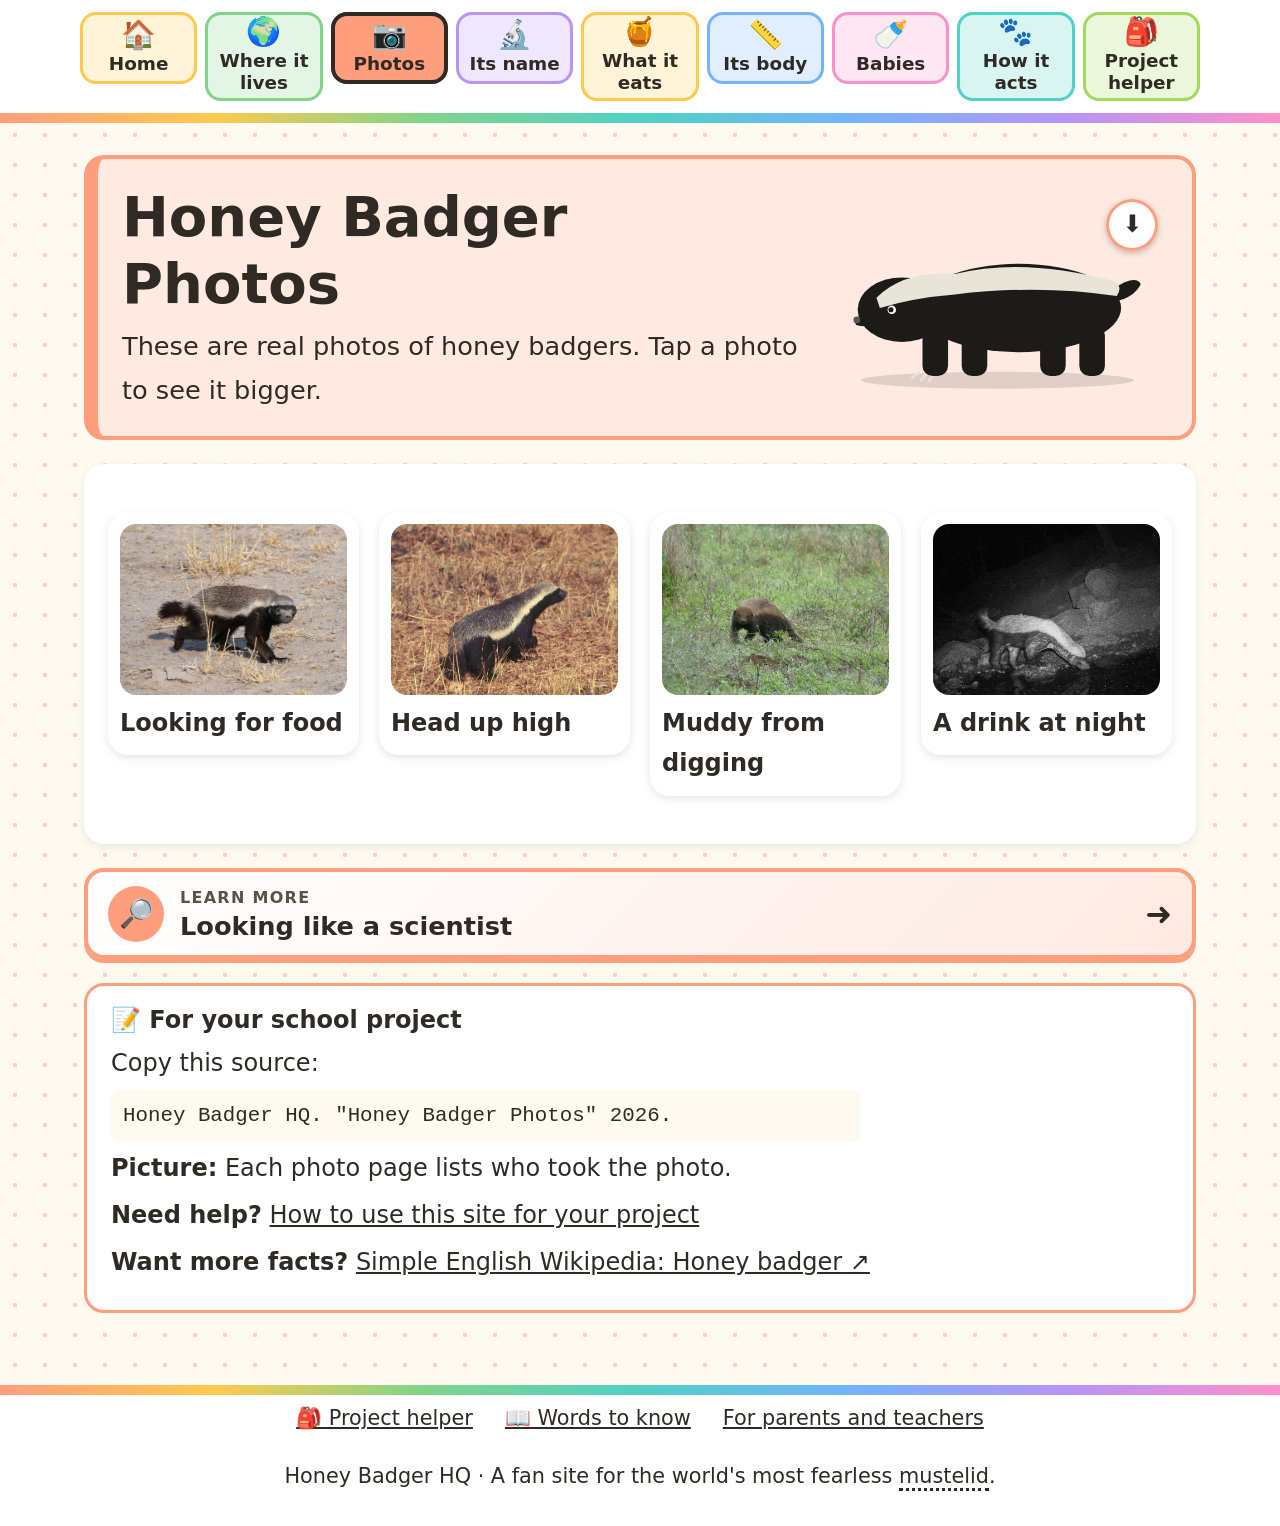
<file: gallery.html>
<!DOCTYPE html>
<html lang="en">
<head>
  <meta charset="utf-8">
  <meta name="viewport" content="width=device-width, initial-scale=1">
  <title>Photos | Honey Badger HQ</title>
  <meta name="description" content="A fun site for kids all about the honey badger.">
  <link rel="stylesheet" href="css/styles.css">
</head>
<body class="topic-gallery">
  <header class="site-header">
    <nav class="site-nav" aria-label="Main">
      <ul>
        <li><a class="topic-home" href="index.html"><span class="nav-icon" aria-hidden="true">🏠</span><span>Home</span></a></li>
        <li><a class="topic-habitat" href="habitat.html"><span class="nav-icon" aria-hidden="true">🌍</span><span>Where it lives</span></a></li>
        <li><a class="topic-gallery" href="gallery.html" aria-current="page"><span class="nav-icon" aria-hidden="true">📷</span><span>Photos</span></a></li>
        <li><a class="topic-classification" href="classification.html"><span class="nav-icon" aria-hidden="true">🔬</span><span>Its name</span></a></li>
        <li><a class="topic-diet" href="diet.html"><span class="nav-icon" aria-hidden="true">🍯</span><span>What it eats</span></a></li>
        <li><a class="topic-anatomy" href="anatomy.html"><span class="nav-icon" aria-hidden="true">📏</span><span>Its body</span></a></li>
        <li><a class="topic-reproduction" href="reproduction.html"><span class="nav-icon" aria-hidden="true">🍼</span><span>Babies</span></a></li>
        <li><a class="topic-behavior" href="behavior.html"><span class="nav-icon" aria-hidden="true">🐾</span><span>How it acts</span></a></li>
        <li><a class="topic-helper" href="project-helper.html"><span class="nav-icon" aria-hidden="true">🎒</span><span>Project helper</span></a></li>
      </ul>
    </nav>
  </header>

  <main class="content">
    <header class="page-header">
      <div>
        <h1>Honey Badger Photos</h1>
        <p>These are real photos of honey badgers. Tap a photo to see it bigger.</p>
      </div>
      <div class="media"><img src="images/badger.svg" width="400" height="240" alt="A drawing of a honey badger"><a class="download" href="images/downloads/badger.png" download="honey-badger-badger.png" aria-label="Download this image to add to your own project!"><span aria-hidden="true">⬇️</span><span class="download-tip" aria-hidden="true">Download this image to add to your own project!</span></a></div>
    </header>

    <section>
      <ul class="gallery-grid">
        <li><a href="gallery-1.html"><figure><img src="images/dry-ground.jpg" width="1200" height="850" alt="A honey badger walking across dry, dusty ground" loading="lazy"><figcaption>Looking for food</figcaption></figure></a></li>
        <li><a href="gallery-2.html"><figure><img src="images/walking-in-grass.jpg" width="1200" height="821" alt="A honey badger standing in dry grass with its head up" loading="lazy"><figcaption>Head up high</figcaption></figure></a></li>
        <li><a href="gallery-3.html"><figure><img src="images/on-the-move.jpg" width="1200" height="820" alt="A muddy honey badger walking through green grass" loading="lazy"><figcaption>Muddy from digging</figcaption></figure></a></li>
        <li><a href="gallery-4.html"><figure><img src="images/drinking.jpg" width="900" height="663" alt="A honey badger drinking from a stream at night" loading="lazy"><figcaption>A drink at night</figcaption></figure></a></li>
      </ul>
    </section>

    <div class="learn-more">
      <button type="button" class="learn-more-button" data-dialog-open="learn-looking-like-a-scientist">
        <span class="learn-more-icon" aria-hidden="true">🔎</span>
        <span class="learn-more-text"><span class="learn-more-kicker">Learn more</span><span class="learn-more-title">Looking like a scientist</span></span>
        <span class="learn-more-go" aria-hidden="true">➜</span>
      </button>
      <dialog id="learn-looking-like-a-scientist" class="learn-more-dialog" aria-labelledby="learn-looking-like-a-scientist-title">
        <div class="dialog-body">
          <h2 id="learn-looking-like-a-scientist-title" tabindex="-1" autofocus>🔎 Looking like a scientist</h2>
          <p>When scientists look at a photo of an animal, they ask questions. Where was it taken? What is the animal doing? What time of day is it?</p>
        <p>Try it with these photos! Look for clues like dry grass, mud, or darkness. Each clue tells you something about how honey badgers live.</p>
        <p>Every photo page has a download button. You can use these photos in your project, as long as you write down who took the photo.</p>
          <button type="button" class="button" data-dialog-close>Close ✖</button>
        </div>
      </dialog>
    </div>

    <aside class="project-box">
      <h2>For your school project</h2>
      <p>Copy this source:</p>
      <p class="citation">Honey Badger HQ. "Honey Badger Photos" 2026.</p>
      <p><strong>Picture:</strong> Each photo page lists who took the photo.</p>
      <p><strong>Need help?</strong> <a href="project-helper.html">How to use this site for your project</a></p>
      <p><strong>Want more facts?</strong> <a class="external" href="https://simple.wikipedia.org/wiki/Honey_badger" rel="noopener">Simple English Wikipedia: Honey badger</a></p>
    </aside>

  </main>

  <footer class="site-footer">
    <ul>
      <li><a href="project-helper.html">🎒 Project helper</a></li>
      <li><a href="words.html">📖 Words to know</a></li>
      <li><a href="grown-ups.html">For parents and teachers</a></li>
    </ul>
    <p>Honey Badger HQ · A fan site for the world's most fearless <span class="term" tabindex="0">mustelid<span class="term-tip" role="tooltip"><strong>Mustelid:</strong> An animal in the weasel family. Otters, weasels, wolverines, and honey badgers are all mustelids.</span></span>.</p>
  </footer>
  <script src="js/learn-more.js"></script>
</body>
</html>
</file>
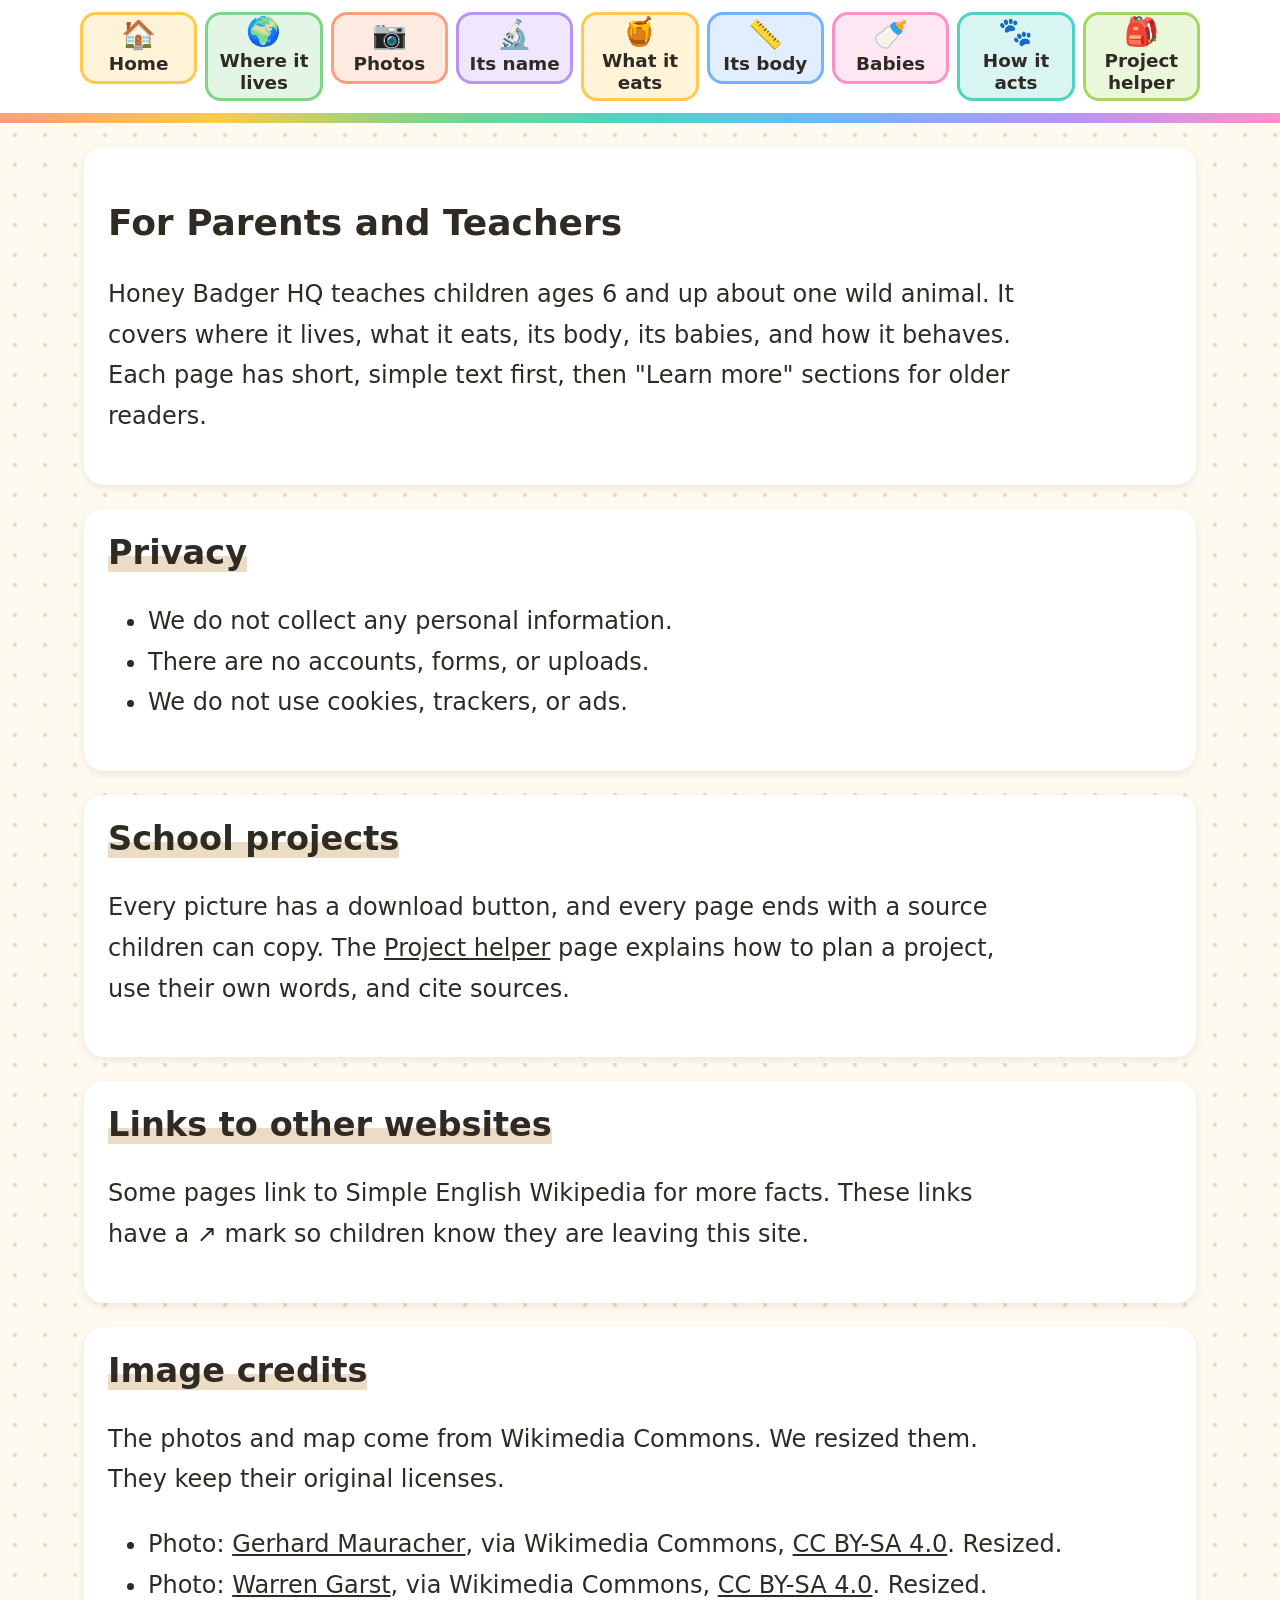
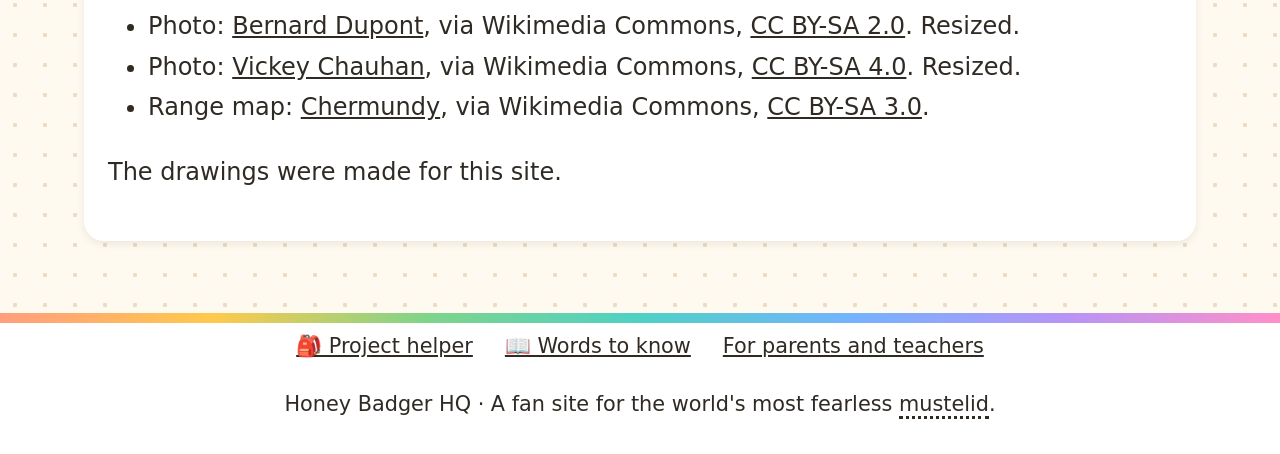
<file: grown-ups.html>
<!DOCTYPE html>
<html lang="en">
<head>
  <meta charset="utf-8">
  <meta name="viewport" content="width=device-width, initial-scale=1">
  <title>For parents and teachers | Honey Badger HQ</title>
  <meta name="description" content="A fun site for kids all about the honey badger.">
  <link rel="stylesheet" href="css/styles.css">
</head>
<body class="topic-words">
  <header class="site-header">
    <nav class="site-nav" aria-label="Main">
      <ul>
        <li><a class="topic-home" href="index.html"><span class="nav-icon" aria-hidden="true">🏠</span><span>Home</span></a></li>
        <li><a class="topic-habitat" href="habitat.html"><span class="nav-icon" aria-hidden="true">🌍</span><span>Where it lives</span></a></li>
        <li><a class="topic-gallery" href="gallery.html"><span class="nav-icon" aria-hidden="true">📷</span><span>Photos</span></a></li>
        <li><a class="topic-classification" href="classification.html"><span class="nav-icon" aria-hidden="true">🔬</span><span>Its name</span></a></li>
        <li><a class="topic-diet" href="diet.html"><span class="nav-icon" aria-hidden="true">🍯</span><span>What it eats</span></a></li>
        <li><a class="topic-anatomy" href="anatomy.html"><span class="nav-icon" aria-hidden="true">📏</span><span>Its body</span></a></li>
        <li><a class="topic-reproduction" href="reproduction.html"><span class="nav-icon" aria-hidden="true">🍼</span><span>Babies</span></a></li>
        <li><a class="topic-behavior" href="behavior.html"><span class="nav-icon" aria-hidden="true">🐾</span><span>How it acts</span></a></li>
        <li><a class="topic-helper" href="project-helper.html"><span class="nav-icon" aria-hidden="true">🎒</span><span>Project helper</span></a></li>
      </ul>
    </nav>
  </header>

  <main class="content">
    <section>
      <h1>For Parents and Teachers</h1>
      <p>Honey Badger HQ teaches children ages 6 and up about one wild animal. It covers where it lives, what it eats, its body, its babies, and how it behaves. Each page has short, simple text first, then "Learn more" sections for older readers.</p>
    </section>

    <section>
      <h2>Privacy</h2>
      <ul>
        <li>We do not collect any personal information.</li>
        <li>There are no accounts, forms, or uploads.</li>
        <li>We do not use cookies, trackers, or ads.</li>
      </ul>
    </section>

    <section>
      <h2>School projects</h2>
      <p>Every picture has a download button, and every page ends with a source children can copy. The <a href="project-helper.html">Project helper</a> page explains how to plan a project, use their own words, and cite sources.</p>
    </section>

    <section>
      <h2>Links to other websites</h2>
      <p>Some pages link to Simple English Wikipedia for more facts. These links have a ↗ mark so children know they are leaving this site.</p>
    </section>

    <section>
      <h2>Image credits</h2>
      <p>The photos and map come from Wikimedia Commons. We resized them. They keep their original licenses.</p>
      <ul>
        <li>Photo: <a href="https://commons.wikimedia.org/wiki/File:Honigdachs,_honey_badger_(Mellivora_capensis).jpg">Gerhard Mauracher</a>, via Wikimedia Commons, <a href="https://creativecommons.org/licenses/by-sa/4.0">CC BY-SA 4.0</a>. Resized.</li>
        <li>Photo: <a href="https://commons.wikimedia.org/wiki/File:Honey_badger_walking_in_grass_-_DPLA_-_f5f00ac24829917eccd9d62fda148cc0.jpg">Warren Garst</a>, via Wikimedia Commons, <a href="https://creativecommons.org/licenses/by-sa/4.0">CC BY-SA 4.0</a>. Resized.</li>
        <li>Photo: <a href="https://commons.wikimedia.org/wiki/File:Day_52_Ratel_(Mellivora_capensis)_on_the_move_..._(53322351341).jpg">Bernard Dupont</a>, via Wikimedia Commons, <a href="https://creativecommons.org/licenses/by-sa/2.0">CC BY-SA 2.0</a>. Resized.</li>
        <li>Photo: <a href="https://commons.wikimedia.org/wiki/File:Indian_Honey_Badger_Drinking_Water_from_natural_stream.jpg">Vickey Chauhan</a>, via Wikimedia Commons, <a href="https://creativecommons.org/licenses/by-sa/4.0">CC BY-SA 4.0</a>. Resized.</li>
        <li>Range map: <a href="https://commons.wikimedia.org/wiki/File:Honey_Badger_area.png">Chermundy</a>, via Wikimedia Commons, <a href="https://creativecommons.org/licenses/by-sa/3.0">CC BY-SA 3.0</a>.</li>
      </ul>
      <p>The drawings were made for this site.</p>
    </section>

  </main>

  <footer class="site-footer">
    <ul>
      <li><a href="project-helper.html">🎒 Project helper</a></li>
      <li><a href="words.html">📖 Words to know</a></li>
      <li><a href="grown-ups.html">For parents and teachers</a></li>
    </ul>
    <p>Honey Badger HQ · A fan site for the world's most fearless <span class="term" tabindex="0">mustelid<span class="term-tip" role="tooltip"><strong>Mustelid:</strong> An animal in the weasel family. Otters, weasels, wolverines, and honey badgers are all mustelids.</span></span>.</p>
  </footer>
  <script src="js/learn-more.js"></script>
</body>
</html>
</file>
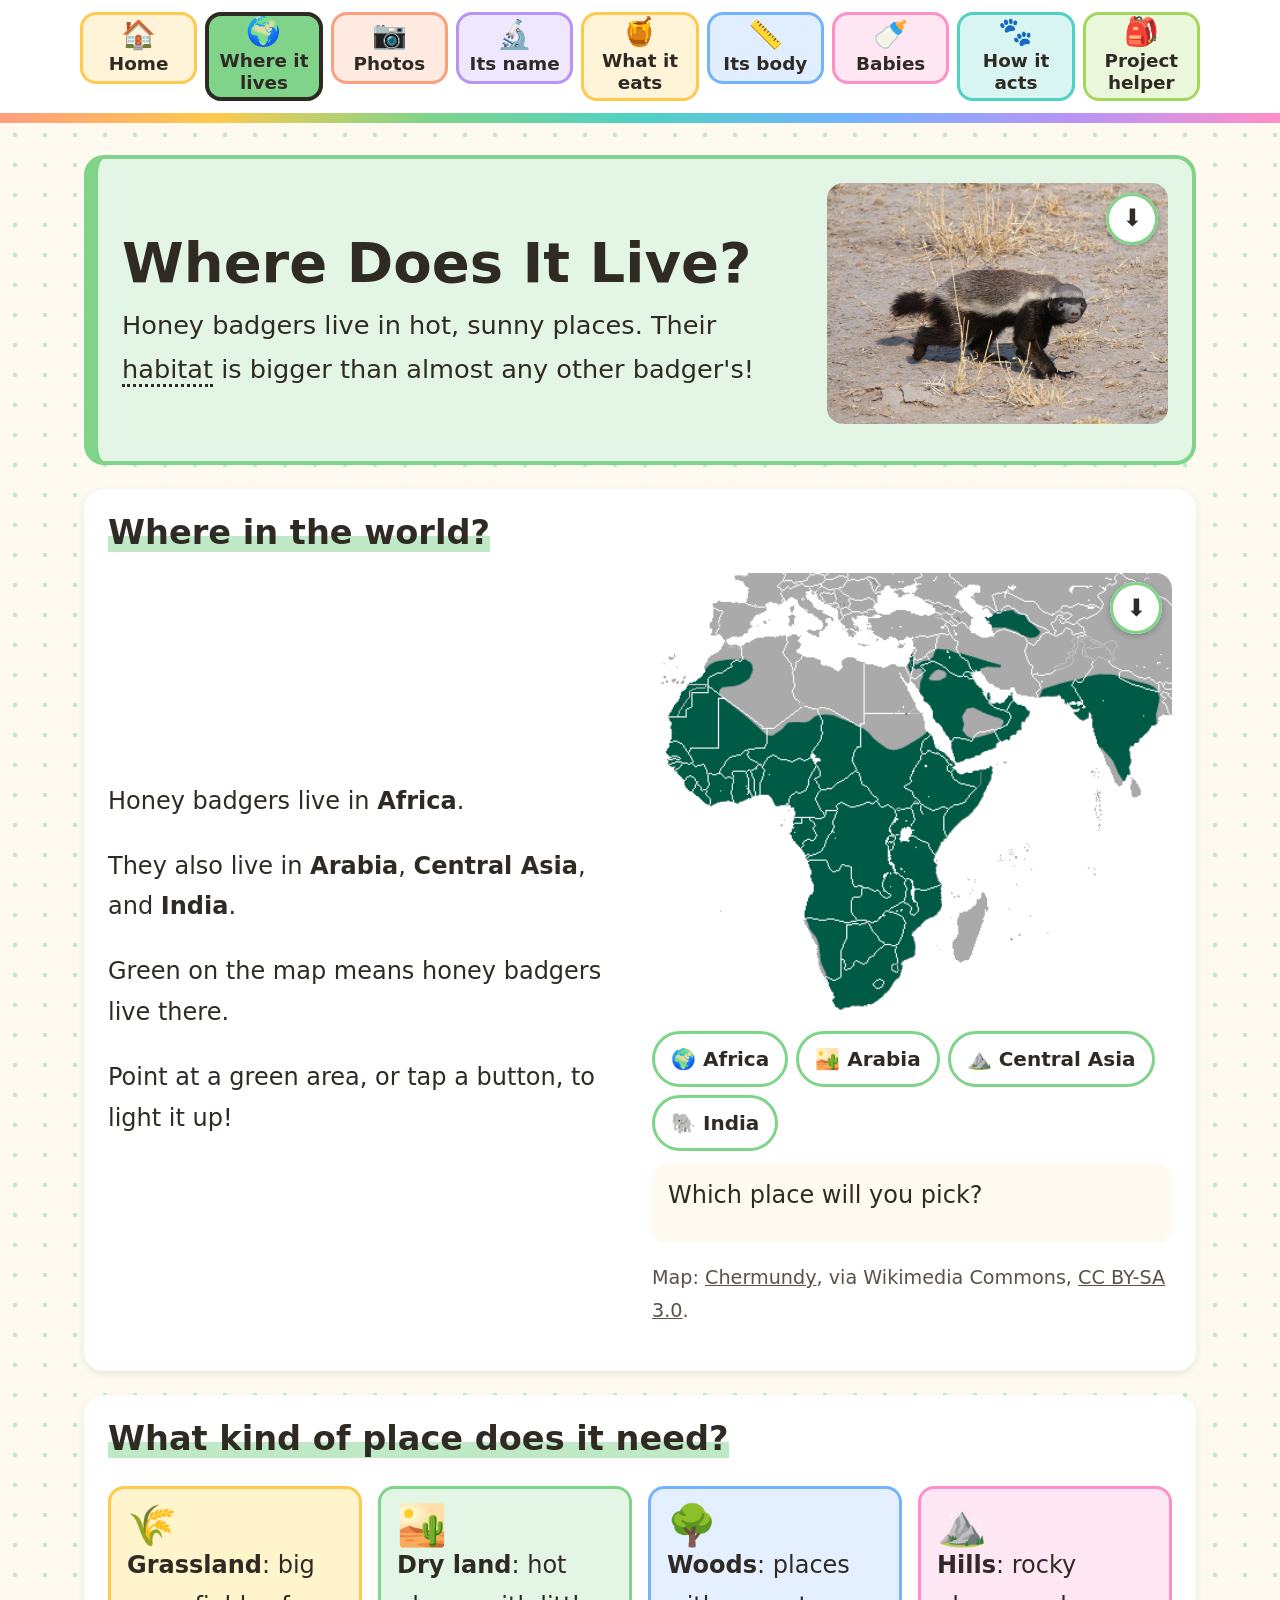
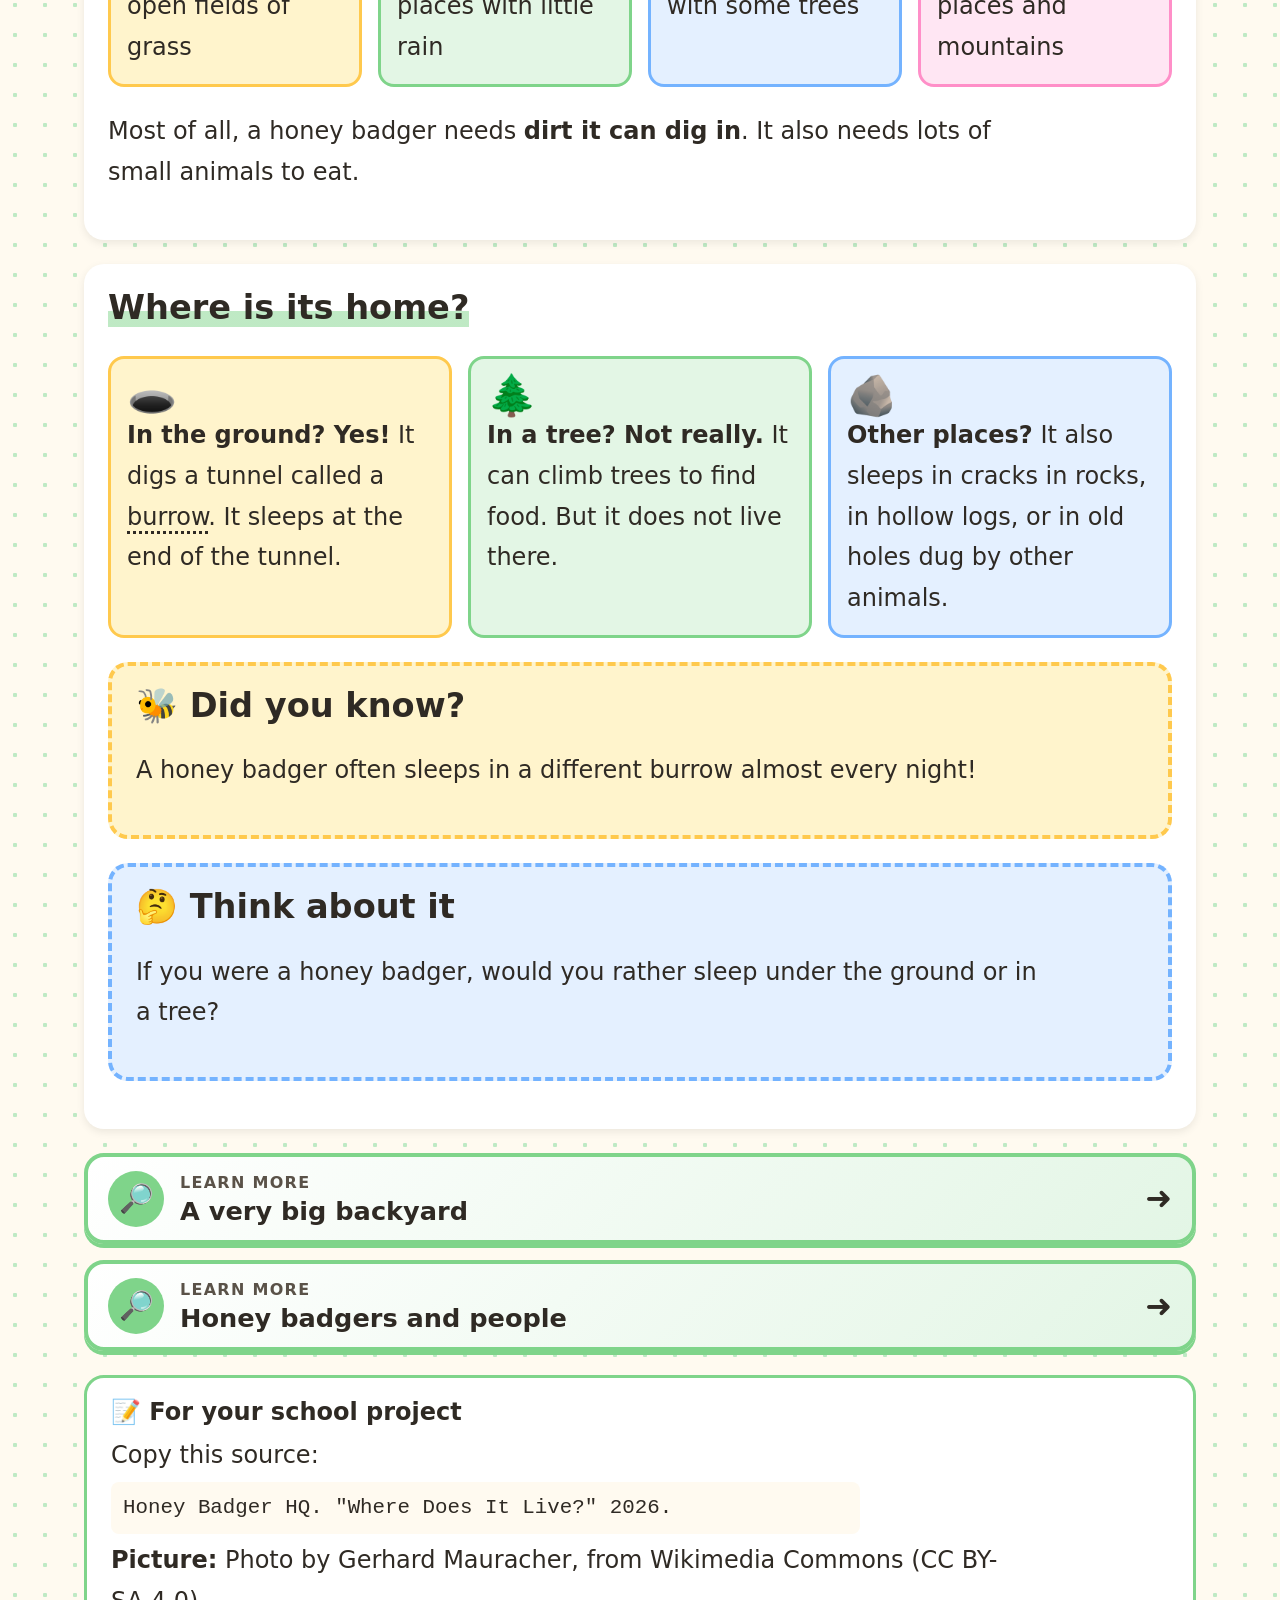
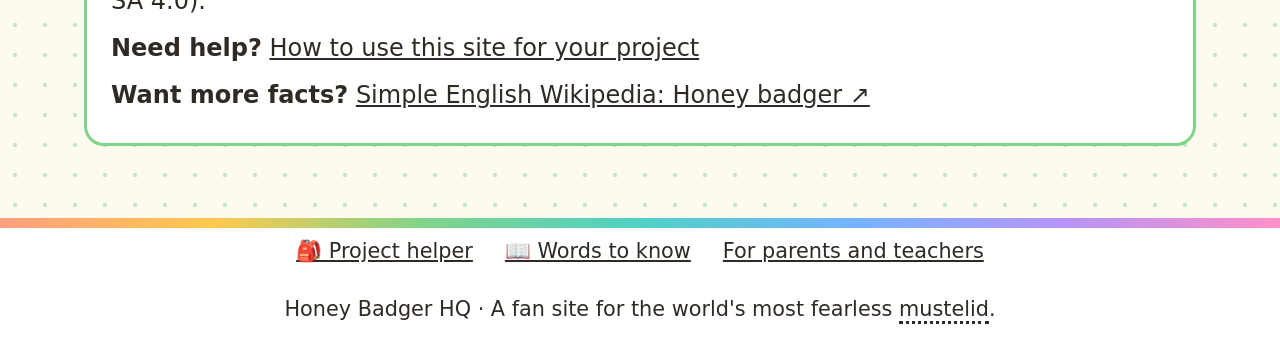
<file: habitat.html>
<!DOCTYPE html>
<html lang="en">
<head>
  <meta charset="utf-8">
  <meta name="viewport" content="width=device-width, initial-scale=1">
  <title>Where it lives | Honey Badger HQ</title>
  <meta name="description" content="A fun site for kids all about the honey badger.">
  <link rel="stylesheet" href="css/styles.css">
</head>
<body class="topic-habitat">
  <header class="site-header">
    <nav class="site-nav" aria-label="Main">
      <ul>
        <li><a class="topic-home" href="index.html"><span class="nav-icon" aria-hidden="true">🏠</span><span>Home</span></a></li>
        <li><a class="topic-habitat" href="habitat.html" aria-current="page"><span class="nav-icon" aria-hidden="true">🌍</span><span>Where it lives</span></a></li>
        <li><a class="topic-gallery" href="gallery.html"><span class="nav-icon" aria-hidden="true">📷</span><span>Photos</span></a></li>
        <li><a class="topic-classification" href="classification.html"><span class="nav-icon" aria-hidden="true">🔬</span><span>Its name</span></a></li>
        <li><a class="topic-diet" href="diet.html"><span class="nav-icon" aria-hidden="true">🍯</span><span>What it eats</span></a></li>
        <li><a class="topic-anatomy" href="anatomy.html"><span class="nav-icon" aria-hidden="true">📏</span><span>Its body</span></a></li>
        <li><a class="topic-reproduction" href="reproduction.html"><span class="nav-icon" aria-hidden="true">🍼</span><span>Babies</span></a></li>
        <li><a class="topic-behavior" href="behavior.html"><span class="nav-icon" aria-hidden="true">🐾</span><span>How it acts</span></a></li>
        <li><a class="topic-helper" href="project-helper.html"><span class="nav-icon" aria-hidden="true">🎒</span><span>Project helper</span></a></li>
      </ul>
    </nav>
  </header>

  <main class="content">
    <header class="page-header">
      <div>
        <h1>Where Does It Live?</h1>
        <p>Honey badgers live in hot, sunny places. Their <span class="term" tabindex="0">habitat<span class="term-tip" role="tooltip"><strong>Habitat:</strong> The place where an animal lives.</span></span> is bigger than almost any other badger's!</p>
      </div>
      <div class="media"><img src="images/dry-ground.jpg" width="1200" height="850" alt="A honey badger walking across dry, dusty ground"><a class="download" href="images/dry-ground.jpg" download="honey-badger-dry-ground.jpg" aria-label="Download this image to add to your own project!"><span aria-hidden="true">⬇️</span><span class="download-tip" aria-hidden="true">Download this image to add to your own project!</span></a></div>
    </header>

    <section>
      <h2>Where in the world?</h2>
      <div class="two-col">
        <div>
          <p>Honey badgers live in <strong>Africa</strong>.</p>
          <p>They also live in <strong>Arabia</strong>, <strong>Central Asia</strong>, and <strong>India</strong>.</p>
          <p>Green on the map means honey badgers live there.</p>
          <p>Point at a green area, or tap a button, to light it up!</p>
        </div>
        <figure class="map" data-range-map>
          <div class="map-frame">
            <div class="media"><img src="images/range-map.png" width="450" height="386" alt="A map. Green shows where honey badgers live: most of Africa, Arabia, Central Asia, and India."><a class="download" href="images/range-map.png" download="honey-badger-range-map.png" aria-label="Download this image to add to your own project!"><span aria-hidden="true">⬇️</span><span class="download-tip" aria-hidden="true">Download this image to add to your own project!</span></a></div>
            <svg class="map-regions" viewBox="0 0 450 386" aria-hidden="true">
            <polygon class="region" data-region="africa" points="15,120 30,100 45,85 60,75 80,78 85,92 70,95 55,105 60,115 100,135 145,122 175,128 200,145 225,150 240,140 255,160 270,170 295,168 285,190 270,210 250,230 248,260 250,280 235,300 225,330 205,360 180,375 160,380 150,360 135,300 130,260 120,215 105,205 80,200 45,200 30,185 15,160"/>
            <polygon class="region" data-region="arabia" points="225,75 245,65 270,75 300,80 290,85 280,95 290,110 310,110 327,120 325,135 305,150 285,157 262,166 255,140 240,110 228,90"/>
            <polygon class="region" data-region="central-asia" points="290,40 305,32 320,40 335,50 330,57 310,50 295,49"/>
            <polygon class="region" data-region="india" points="335,105 350,95 370,90 395,88 405,95 440,105 438,120 430,135 418,150 410,165 405,182 395,180 385,165 375,130 360,115 338,112"/>
            </svg>
          </div>
          <div class="region-buttons">
          <button type="button" class="region-button" data-region="africa"><span aria-hidden="true">🌍</span> Africa</button>
          <button type="button" class="region-button" data-region="arabia"><span aria-hidden="true">🏜️</span> Arabia</button>
          <button type="button" class="region-button" data-region="central-asia"><span aria-hidden="true">⛰️</span> Central Asia</button>
          <button type="button" class="region-button" data-region="india"><span aria-hidden="true">🐘</span> India</button>
          </div>
          <div class="region-info" aria-live="polite">
            <p data-region-text="none">Which place will you pick?</p>
          <p data-region-text="africa" hidden><strong>Africa:</strong> Most honey badgers live in Africa! They live in grasslands, dry lands, and woods.</p>
          <p data-region-text="arabia" hidden><strong>Arabia:</strong> Honey badgers live in the hot, dry, rocky lands of Arabia.</p>
          <p data-region-text="central-asia" hidden><strong>Central Asia:</strong> A few honey badgers live far north, in Central Asia.</p>
          <p data-region-text="india" hidden><strong>India:</strong> Honey badgers live in the forests and hills of India and Nepal.</p>
          </div>
          <p class="credit">Map: <a href="https://commons.wikimedia.org/wiki/File:Honey_Badger_area.png">Chermundy</a>, via Wikimedia Commons, <a href="https://creativecommons.org/licenses/by-sa/3.0">CC BY-SA 3.0</a>.</p>
        </figure>
      </div>
    </section>

    <section>
      <h2>What kind of place does it need?</h2>
      <ul class="fact-list">
        <li><span class="emoji" aria-hidden="true">🌾</span><strong>Grassland</strong>: big open fields of grass</li>
        <li><span class="emoji" aria-hidden="true">🏜️</span><strong>Dry land</strong>: hot places with little rain</li>
        <li><span class="emoji" aria-hidden="true">🌳</span><strong>Woods</strong>: places with some trees</li>
        <li><span class="emoji" aria-hidden="true">⛰️</span><strong>Hills</strong>: rocky places and mountains</li>
      </ul>
      <p>Most of all, a honey badger needs <strong>dirt it can dig in</strong>. It also needs lots of small animals to eat.</p>
    </section>

    <section>
      <h2>Where is its home?</h2>
      <ul class="fact-list">
        <li><span class="emoji" aria-hidden="true">🕳️</span><strong>In the ground? Yes!</strong> It digs a tunnel called a <span class="term" tabindex="0">burrow<span class="term-tip" role="tooltip"><strong>Burrow:</strong> A tunnel or hole in the ground where an animal lives.</span></span>. It sleeps at the end of the tunnel.</li>
        <li><span class="emoji" aria-hidden="true">🌲</span><strong>In a tree? Not really.</strong> It can climb trees to find food. But it does not live there.</li>
        <li><span class="emoji" aria-hidden="true">🪨</span><strong>Other places?</strong> It also sleeps in cracks in rocks, in hollow logs, or in old holes dug by other animals.</li>
      </ul>
      <aside class="fun-fact"><h2>Did you know?</h2><p>A honey badger often sleeps in a different burrow almost every night!</p></aside>
      <aside class="question"><h2>Think about it</h2><p>If you were a honey badger, would you rather sleep under the ground or in a tree?</p></aside>
    </section>

    <div class="learn-more">
      <button type="button" class="learn-more-button" data-dialog-open="learn-a-very-big-backyard">
        <span class="learn-more-icon" aria-hidden="true">🔎</span>
        <span class="learn-more-text"><span class="learn-more-kicker">Learn more</span><span class="learn-more-title">A very big backyard</span></span>
        <span class="learn-more-go" aria-hidden="true">➜</span>
      </button>
      <dialog id="learn-a-very-big-backyard" class="learn-more-dialog" aria-labelledby="learn-a-very-big-backyard-title">
        <div class="dialog-body">
          <h2 id="learn-a-very-big-backyard-title" tabindex="-1" autofocus>🔎 A very big backyard</h2>
          <p>A honey badger does not stay in one small place. It walks around a huge area to find enough food. This area is called its <span class="term" tabindex="0">home range<span class="term-tip" role="tooltip"><strong>Home range:</strong> The whole area an animal travels around to find food and places to rest.</span></span>.</p>
        <p>Scientists in the Kalahari Desert in southern Africa put trackers on honey badgers. They found that a male's home range can be hundreds of square kilometers. That is bigger than many cities!</p>
        <p>Females usually have smaller home ranges than males. A male's home range often overlaps with the home ranges of several females.</p>
          <button type="button" class="button" data-dialog-close>Close ✖</button>
        </div>
      </dialog>
    </div>

    <div class="learn-more">
      <button type="button" class="learn-more-button" data-dialog-open="learn-honey-badgers-and-people">
        <span class="learn-more-icon" aria-hidden="true">🔎</span>
        <span class="learn-more-text"><span class="learn-more-kicker">Learn more</span><span class="learn-more-title">Honey badgers and people</span></span>
        <span class="learn-more-go" aria-hidden="true">➜</span>
      </button>
      <dialog id="learn-honey-badgers-and-people" class="learn-more-dialog" aria-labelledby="learn-honey-badgers-and-people-title">
        <div class="dialog-body">
          <h2 id="learn-honey-badgers-and-people-title" tabindex="-1" autofocus>🔎 Honey badgers and people</h2>
          <p>Honey badgers sometimes break into beehives that farmers keep to make honey. This can make beekeepers upset.</p>
        <p>Some beekeepers in Africa found a clever fix. They put their beehives up high on stands or hang them from trees, where honey badgers cannot reach them. This keeps the bees safe and the honey badgers safe too.</p>
        <p>Scientists say honey badgers are not in danger of dying out right now. But <span class="term" tabindex="0">conservation<span class="term-tip" role="tooltip"><strong>Conservation:</strong> Taking care of animals and nature so they stay safe for a long time.</span></span> is still important, so people and honey badgers can share the land.</p>
          <button type="button" class="button" data-dialog-close>Close ✖</button>
        </div>
      </dialog>
    </div>

    <aside class="project-box">
      <h2>For your school project</h2>
      <p>Copy this source:</p>
      <p class="citation">Honey Badger HQ. "Where Does It Live?" 2026.</p>
      <p><strong>Picture:</strong> Photo by Gerhard Mauracher, from Wikimedia Commons (CC BY-SA 4.0).</p>
      <p><strong>Need help?</strong> <a href="project-helper.html">How to use this site for your project</a></p>
      <p><strong>Want more facts?</strong> <a class="external" href="https://simple.wikipedia.org/wiki/Honey_badger" rel="noopener">Simple English Wikipedia: Honey badger</a></p>
    </aside>

  </main>

  <footer class="site-footer">
    <ul>
      <li><a href="project-helper.html">🎒 Project helper</a></li>
      <li><a href="words.html">📖 Words to know</a></li>
      <li><a href="grown-ups.html">For parents and teachers</a></li>
    </ul>
    <p>Honey Badger HQ · A fan site for the world's most fearless <span class="term" tabindex="0">mustelid<span class="term-tip" role="tooltip"><strong>Mustelid:</strong> An animal in the weasel family. Otters, weasels, wolverines, and honey badgers are all mustelids.</span></span>.</p>
  </footer>
  <script src="js/learn-more.js"></script>
  <script src="js/map.js"></script>
</body>
</html>
</file>
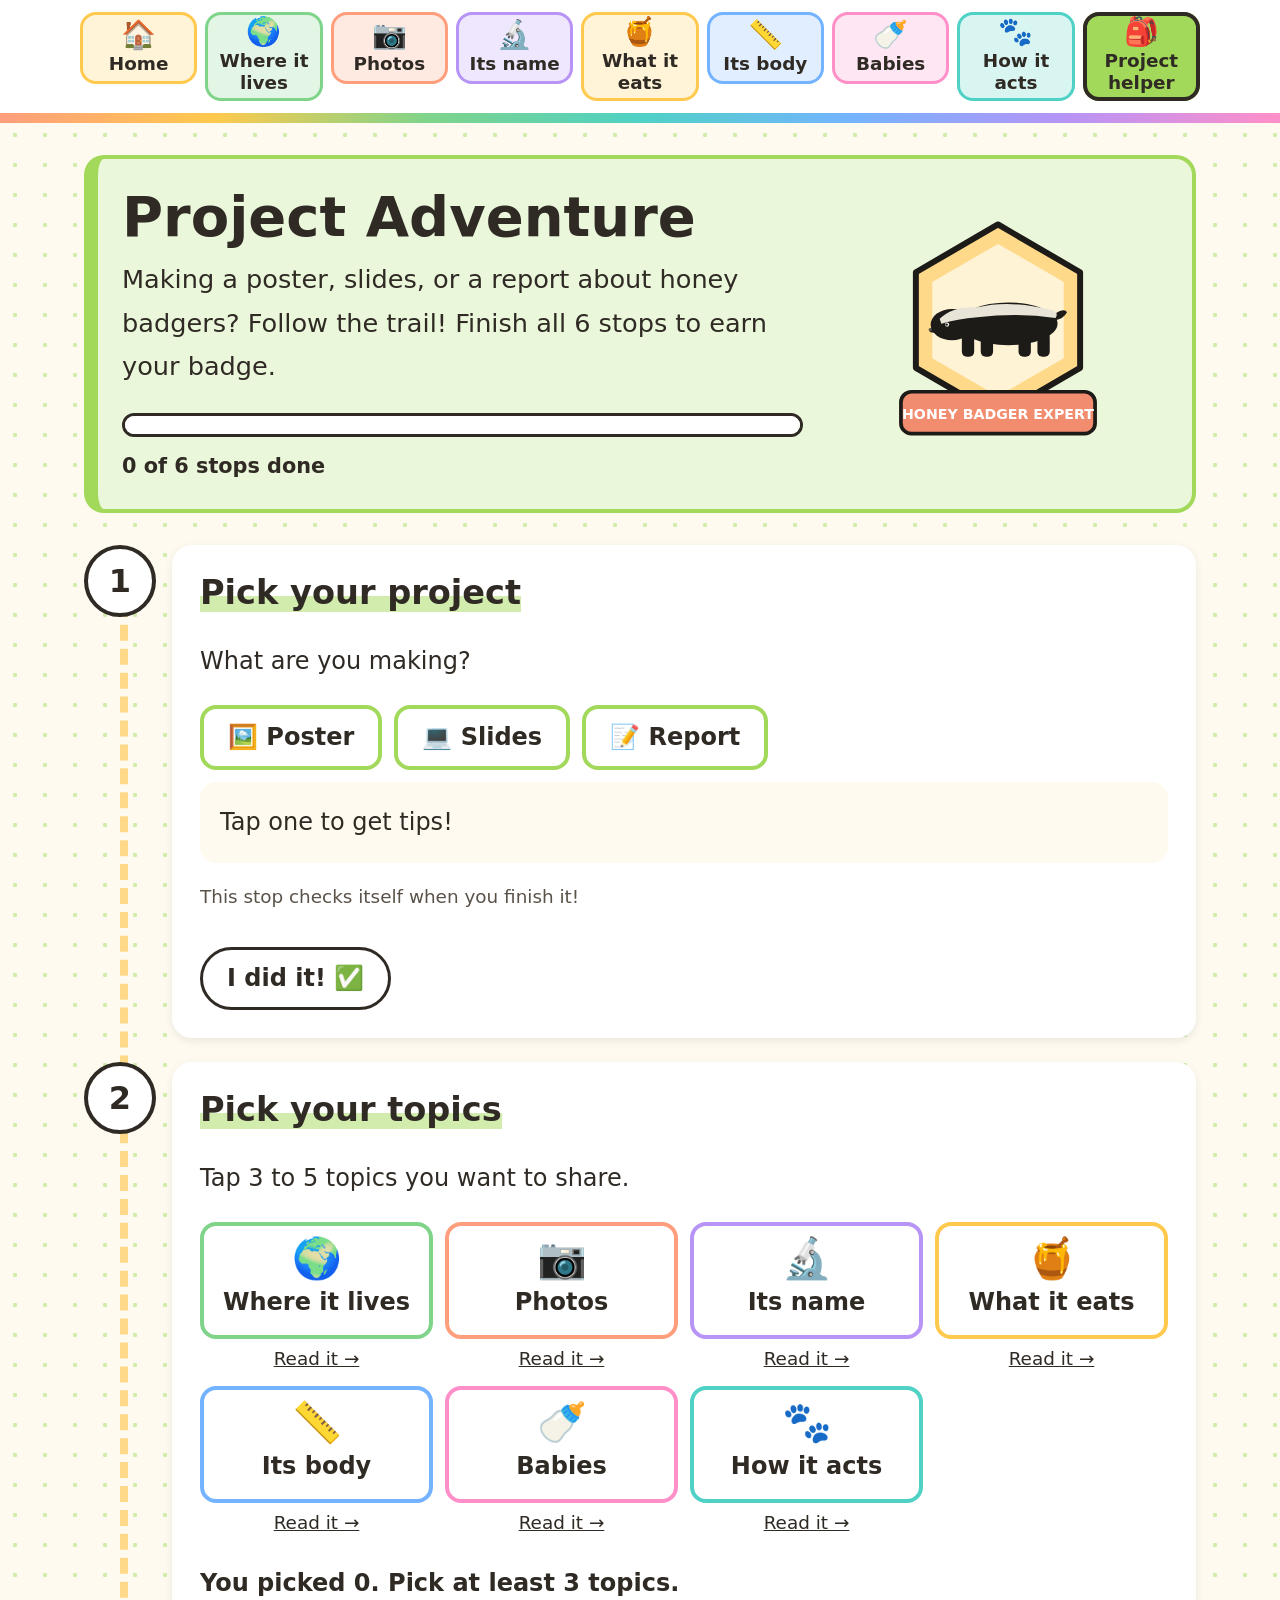
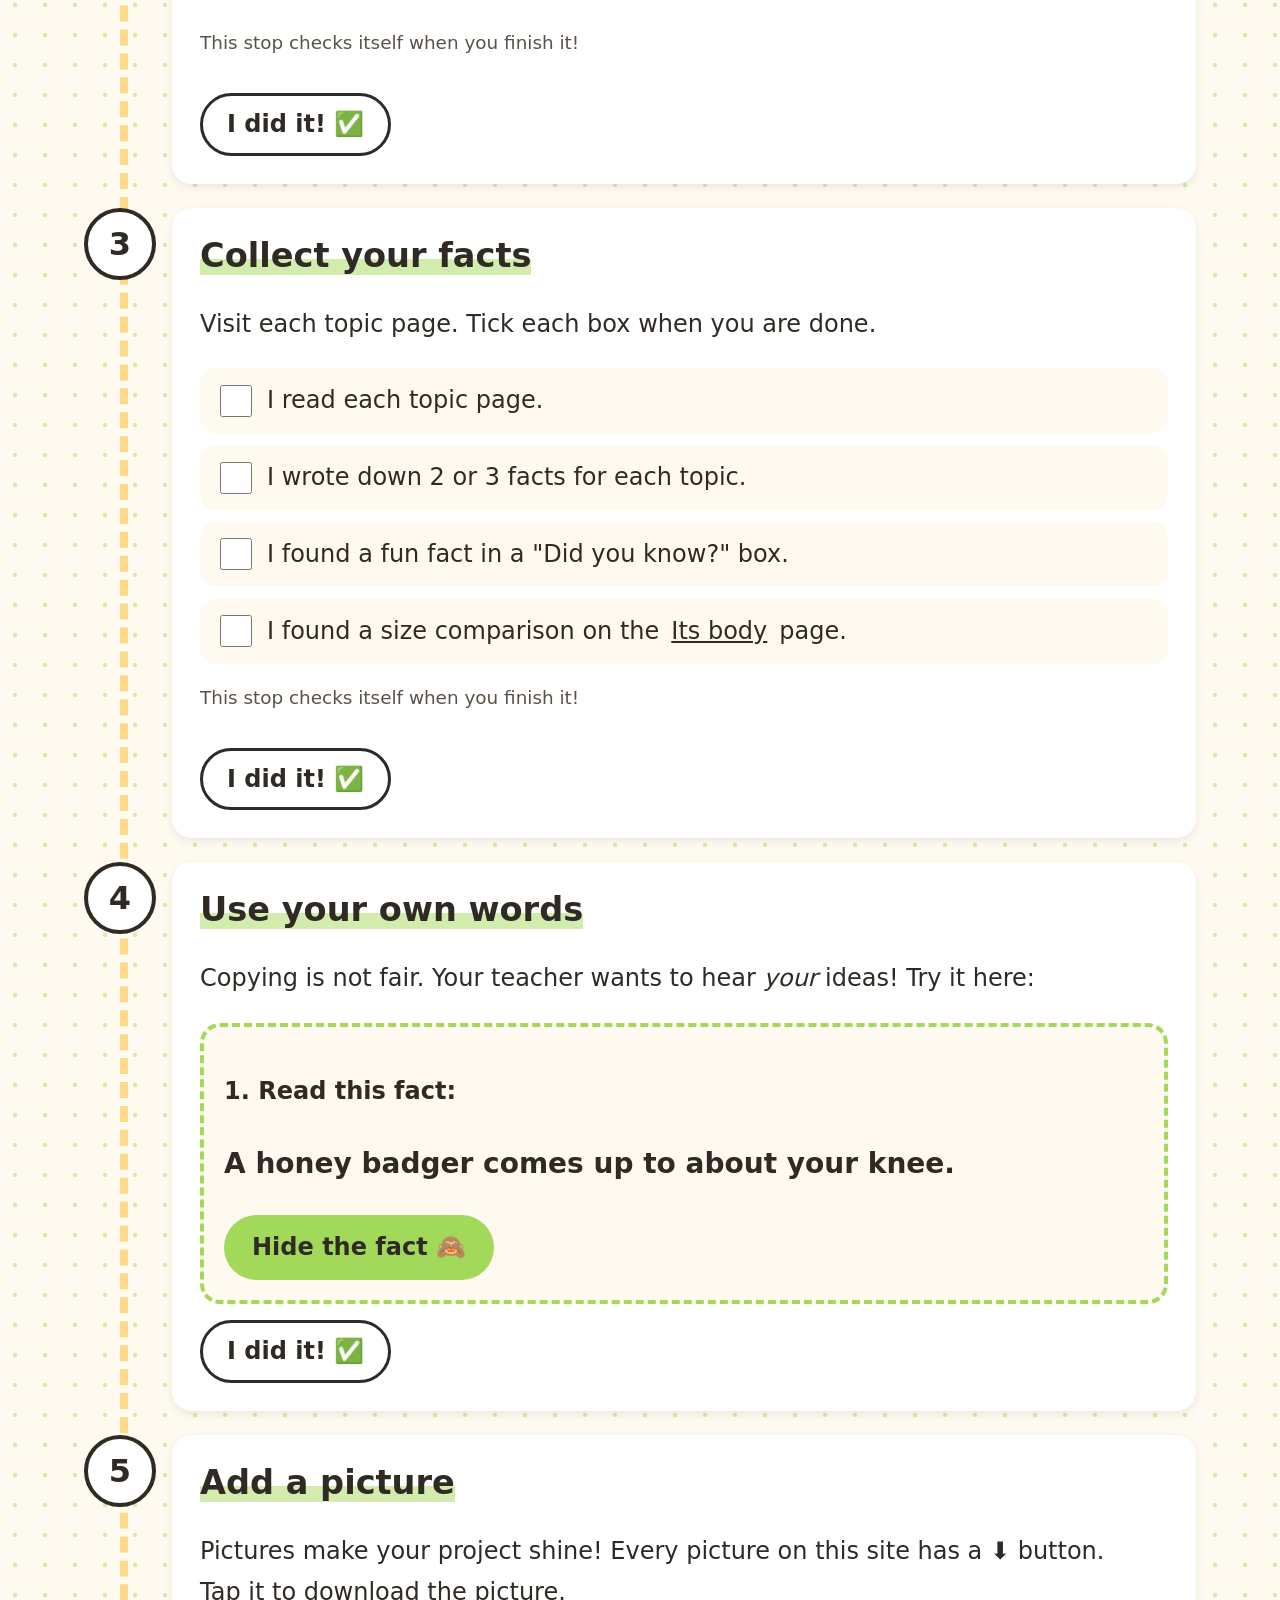
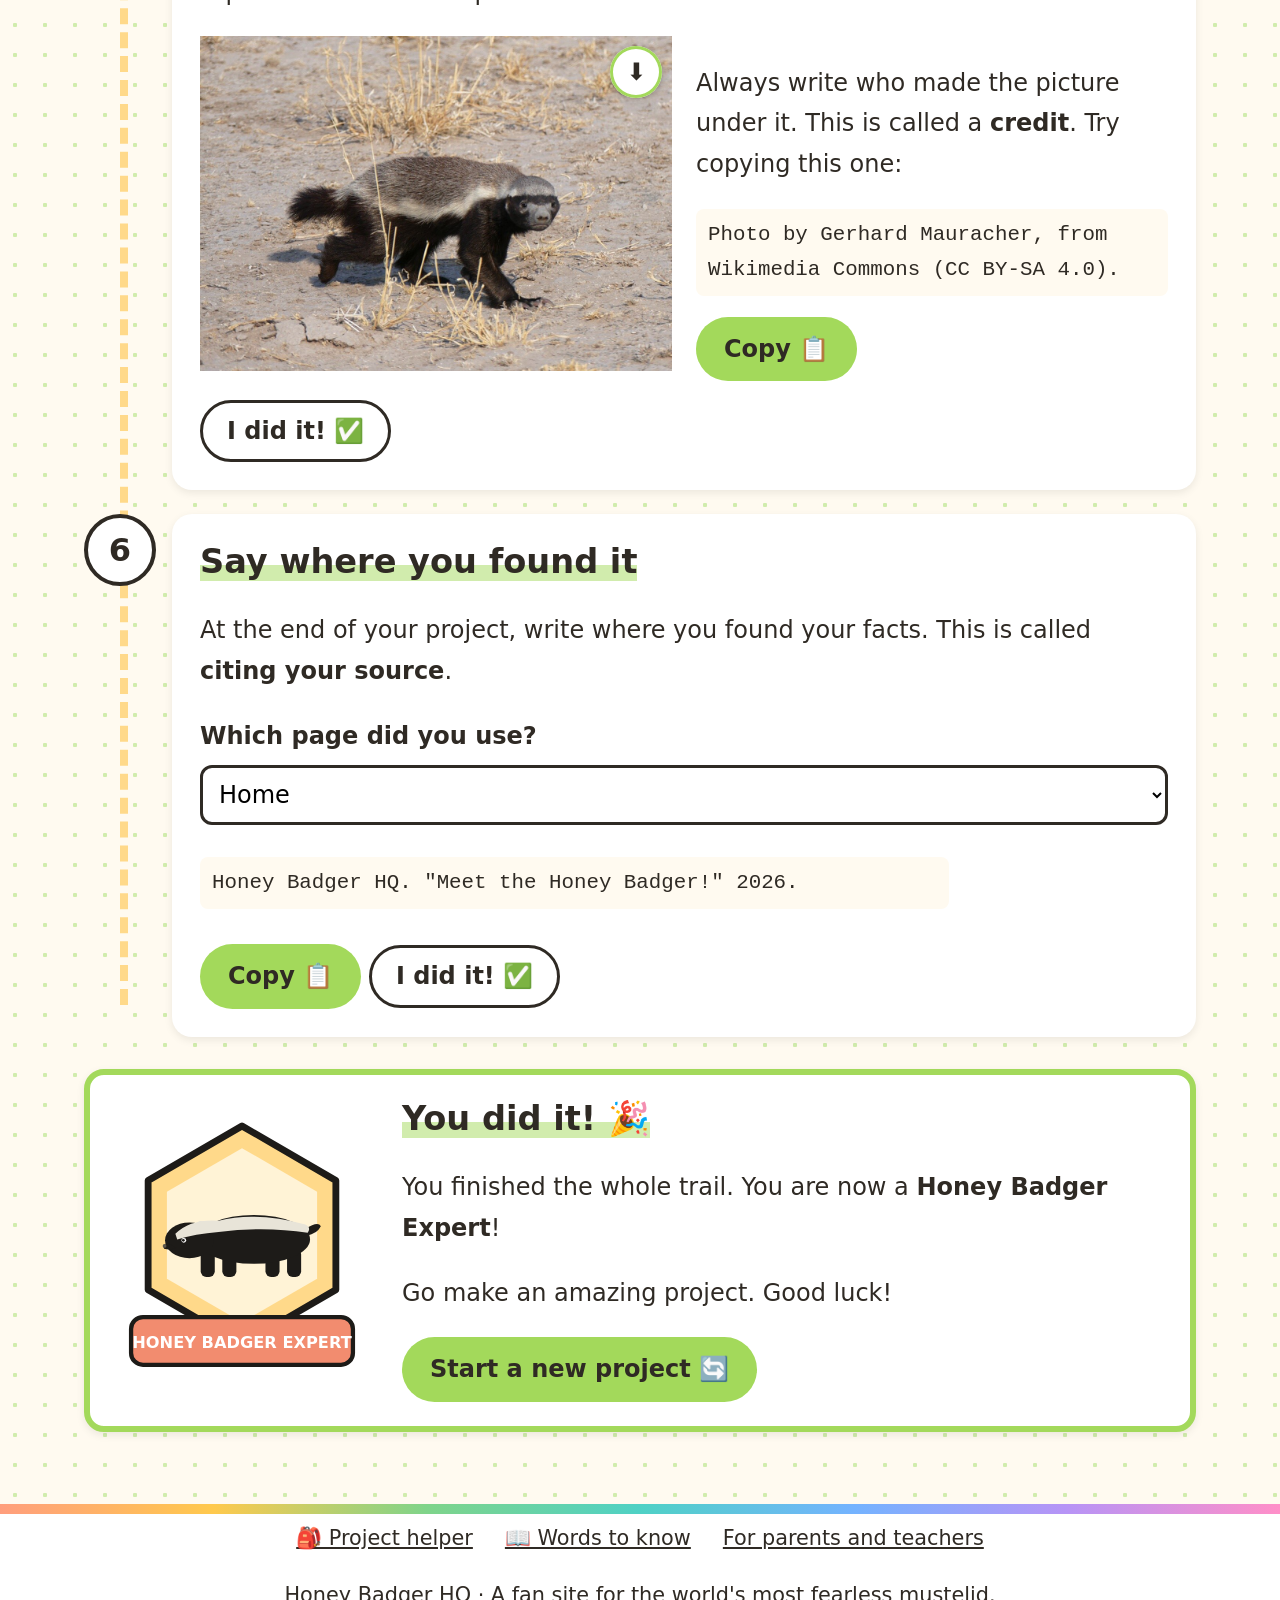
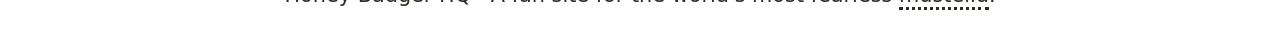
<file: project-helper.html>
<!DOCTYPE html>
<html lang="en">
<head>
  <meta charset="utf-8">
  <meta name="viewport" content="width=device-width, initial-scale=1">
  <title>Project helper | Honey Badger HQ</title>
  <meta name="description" content="A fun site for kids all about the honey badger.">
  <link rel="stylesheet" href="css/styles.css">
</head>
<body class="topic-helper">
  <header class="site-header">
    <nav class="site-nav" aria-label="Main">
      <ul>
        <li><a class="topic-home" href="index.html"><span class="nav-icon" aria-hidden="true">🏠</span><span>Home</span></a></li>
        <li><a class="topic-habitat" href="habitat.html"><span class="nav-icon" aria-hidden="true">🌍</span><span>Where it lives</span></a></li>
        <li><a class="topic-gallery" href="gallery.html"><span class="nav-icon" aria-hidden="true">📷</span><span>Photos</span></a></li>
        <li><a class="topic-classification" href="classification.html"><span class="nav-icon" aria-hidden="true">🔬</span><span>Its name</span></a></li>
        <li><a class="topic-diet" href="diet.html"><span class="nav-icon" aria-hidden="true">🍯</span><span>What it eats</span></a></li>
        <li><a class="topic-anatomy" href="anatomy.html"><span class="nav-icon" aria-hidden="true">📏</span><span>Its body</span></a></li>
        <li><a class="topic-reproduction" href="reproduction.html"><span class="nav-icon" aria-hidden="true">🍼</span><span>Babies</span></a></li>
        <li><a class="topic-behavior" href="behavior.html"><span class="nav-icon" aria-hidden="true">🐾</span><span>How it acts</span></a></li>
        <li><a class="topic-helper" href="project-helper.html" aria-current="page"><span class="nav-icon" aria-hidden="true">🎒</span><span>Project helper</span></a></li>
      </ul>
    </nav>
  </header>

  <main class="content">
    <div data-trail-page>
    <header class="page-header trail-header">
      <div>
        <h1>Project Adventure</h1>
        <p>Making a poster, slides, or a report about honey badgers? Follow the trail! Finish all 6 stops to earn your badge.</p>
        <div class="trail-progress">
          <progress max="6" value="0" data-progress aria-label="Stops done"></progress>
          <p data-progress-text>0 of 6 stops done</p>
        </div>
      </div>
      <img class="badge-preview" src="images/expert-badge.svg" width="300" height="320" alt="The Honey Badger Expert badge you can earn">
    </header>

    <ol class="trail">
      <li class="stop" data-stop="1">
        <div class="stop-marker" aria-hidden="true"><span class="stop-number">1</span><span class="stop-check">✅</span></div>
        <section class="stop-card">
          <h2><span class="visually-hidden">Stop 1: </span>Pick your project</h2>
          <p>What are you making?</p>
          <div class="choice-row">
            <button type="button" class="choice" data-project="poster" aria-pressed="false"><span aria-hidden="true">🖼️</span> Poster</button>
            <button type="button" class="choice" data-project="slides" aria-pressed="false"><span aria-hidden="true">💻</span> Slides</button>
            <button type="button" class="choice" data-project="report" aria-pressed="false"><span aria-hidden="true">📝</span> Report</button>
          </div>
          <div class="tip-box" data-project-tip="none"><p>Tap one to get tips!</p></div>
          <div class="tip-box" data-project-tip="poster" hidden>
            <p><strong>Poster tips:</strong> Use a big title and big pictures. Put 2 or 3 short facts under each heading. Make it easy to read from across the room!</p>
          </div>
          <div class="tip-box" data-project-tip="slides" hidden>
            <p><strong>Slides tips:</strong> Make one slide for each topic. Put one picture and 2 or 3 short facts on each slide. Do not put too many words on one slide.</p>
          </div>
          <div class="tip-box" data-project-tip="report" hidden>
            <p><strong>Report tips:</strong> Write a beginning, a middle, and an end. In the middle, write one paragraph for each topic.</p>
            <p>Stuck? Try a sentence starter:</p>
            <ul class="starters">
              <li>The honey badger is a mammal that lives in&hellip;</li>
              <li>One interesting fact about honey badgers is&hellip;</li>
              <li>I was surprised to learn that&hellip;</li>
              <li>In conclusion, honey badgers are&hellip;</li>
            </ul>
          </div>
          <p class="stop-hint">This stop checks itself when you finish it!</p>
          <button type="button" class="done-button" data-done-button aria-pressed="false">
            <span class="done-off">I did it! ✅</span><span class="done-on">Done! Tap to undo</span>
          </button>
        </section>
      </li>

      <li class="stop" data-stop="2">
        <div class="stop-marker" aria-hidden="true"><span class="stop-number">2</span><span class="stop-check">✅</span></div>
        <section class="stop-card">
          <h2><span class="visually-hidden">Stop 2: </span>Pick your topics</h2>
          <p>Tap 3 to 5 topics you want to share.</p>
          <ul class="topic-grid">
            <li><button type="button" class="topic-pick topic-habitat" data-topic="habitat" aria-pressed="false"><span class="topic-pick-icon" aria-hidden="true">🌍</span>Where it lives</button><a class="topic-read" href="habitat.html">Read it →</a></li>
            <li><button type="button" class="topic-pick topic-gallery" data-topic="gallery" aria-pressed="false"><span class="topic-pick-icon" aria-hidden="true">📷</span>Photos</button><a class="topic-read" href="gallery.html">Read it →</a></li>
            <li><button type="button" class="topic-pick topic-classification" data-topic="classification" aria-pressed="false"><span class="topic-pick-icon" aria-hidden="true">🔬</span>Its name</button><a class="topic-read" href="classification.html">Read it →</a></li>
            <li><button type="button" class="topic-pick topic-diet" data-topic="diet" aria-pressed="false"><span class="topic-pick-icon" aria-hidden="true">🍯</span>What it eats</button><a class="topic-read" href="diet.html">Read it →</a></li>
            <li><button type="button" class="topic-pick topic-anatomy" data-topic="anatomy" aria-pressed="false"><span class="topic-pick-icon" aria-hidden="true">📏</span>Its body</button><a class="topic-read" href="anatomy.html">Read it →</a></li>
            <li><button type="button" class="topic-pick topic-reproduction" data-topic="reproduction" aria-pressed="false"><span class="topic-pick-icon" aria-hidden="true">🍼</span>Babies</button><a class="topic-read" href="reproduction.html">Read it →</a></li>
            <li><button type="button" class="topic-pick topic-behavior" data-topic="behavior" aria-pressed="false"><span class="topic-pick-icon" aria-hidden="true">🐾</span>How it acts</button><a class="topic-read" href="behavior.html">Read it →</a></li>
          </ul>
          <p class="topic-count" data-topic-count aria-live="polite">Pick at least 3 topics.</p>
          <p class="stop-hint">This stop checks itself when you finish it!</p>
          <button type="button" class="done-button" data-done-button aria-pressed="false">
            <span class="done-off">I did it! ✅</span><span class="done-on">Done! Tap to undo</span>
          </button>
        </section>
      </li>

      <li class="stop" data-stop="3">
        <div class="stop-marker" aria-hidden="true"><span class="stop-number">3</span><span class="stop-check">✅</span></div>
        <section class="stop-card">
          <h2><span class="visually-hidden">Stop 3: </span>Collect your facts</h2>
          <p>Visit each topic page. Tick each box when you are done.</p>
          <ul class="checklist">
            <li><label><input type="checkbox" data-check="read"> I read each topic page.</label></li>
            <li><label><input type="checkbox" data-check="facts"> I wrote down 2 or 3 facts for each topic.</label></li>
            <li><label><input type="checkbox" data-check="fun"> I found a fun fact in a "Did you know?" box.</label></li>
            <li><label><input type="checkbox" data-check="compare"> I found a size comparison on the <a href="anatomy.html">Its body</a> page.</label></li>
          </ul>
          <p class="stop-hint">This stop checks itself when you finish it!</p>
          <button type="button" class="done-button" data-done-button aria-pressed="false">
            <span class="done-off">I did it! ✅</span><span class="done-on">Done! Tap to undo</span>
          </button>
        </section>
      </li>

      <li class="stop" data-stop="4">
        <div class="stop-marker" aria-hidden="true"><span class="stop-number">4</span><span class="stop-check">✅</span></div>
        <section class="stop-card">
          <h2><span class="visually-hidden">Stop 4: </span>Use your own words</h2>
          <p>Copying is not fair. Your teacher wants to hear <em>your</em> ideas! Try it here:</p>
          <div class="flip-card" data-flip-card>
            <div class="flip-front" data-flip-front>
              <p class="flip-label">1. Read this fact:</p>
              <p data-fact>A honey badger comes up to about your knee.</p>
              <p data-fact hidden>Honey badgers dig a tunnel called a burrow to sleep in.</p>
              <p data-fact hidden>A honey badger mom carries her cub to a new burrow every few days.</p>
              <p data-fact hidden>Some honey badgers walk more than 20 kilometers in one night.</p>
              <p data-fact hidden>Honey badgers leave their smell on rocks and trees to send messages.</p>
              <button type="button" class="button" data-hide-fact>Hide the fact 🙈</button>
            </div>
            <div class="flip-back" data-flip-back hidden>
              <label class="flip-label" for="own-words">2. Now write it your way:</label>
              <textarea id="own-words" rows="3" placeholder="Write it like you would tell a friend"></textarea>
              <div class="choice-row">
                <button type="button" class="button" data-show-fact>Check the fact 👀</button>
                <button type="button" class="button" data-next-fact>Try another fact ➡️</button>
              </div>
            </div>
          </div>
          
          <button type="button" class="done-button" data-done-button aria-pressed="false">
            <span class="done-off">I did it! ✅</span><span class="done-on">Done! Tap to undo</span>
          </button>
        </section>
      </li>

      <li class="stop" data-stop="5">
        <div class="stop-marker" aria-hidden="true"><span class="stop-number">5</span><span class="stop-check">✅</span></div>
        <section class="stop-card">
          <h2><span class="visually-hidden">Stop 5: </span>Add a picture</h2>
          <p>Pictures make your project shine! Every picture on this site has a ⬇️ button. Tap it to download the picture.</p>
          <div class="two-col">
            <div class="media"><img src="images/dry-ground.jpg" width="1200" height="850" alt="A honey badger walking across dry, dusty ground" loading="lazy"><a class="download" href="images/dry-ground.jpg" download="honey-badger-dry-ground.jpg" aria-label="Download this image to add to your own project!"><span aria-hidden="true">⬇️</span><span class="download-tip" aria-hidden="true">Download this image to add to your own project!</span></a></div>
            <div>
              <p>Always write who made the picture under it. This is called a <strong>credit</strong>. Try copying this one:</p>
              <p class="citation" id="credit-example">Photo by Gerhard Mauracher, from Wikimedia Commons (CC BY-SA 4.0).</p>
              <button type="button" class="button" data-copy-target="credit-example"><span data-copy-label>Copy 📋</span></button>
            </div>
          </div>
          
          <button type="button" class="done-button" data-done-button aria-pressed="false">
            <span class="done-off">I did it! ✅</span><span class="done-on">Done! Tap to undo</span>
          </button>
        </section>
      </li>

      <li class="stop" data-stop="6">
        <div class="stop-marker" aria-hidden="true"><span class="stop-number">6</span><span class="stop-check">✅</span></div>
        <section class="stop-card">
          <h2><span class="visually-hidden">Stop 6: </span>Say where you found it</h2>
          <p>At the end of your project, write where you found your facts. This is called <strong>citing your source</strong>.</p>
          <label class="flip-label" for="cite-page">Which page did you use?</label>
          <select id="cite-page" class="cite-select" data-cite-select>
              <option value="Meet the Honey Badger!">Home</option>
              <option value="Where Does It Live?">Where it lives</option>
              <option value="Honey Badger Photos">Photos</option>
              <option value="What Is Its Name?">Its name</option>
              <option value="What Does It Eat?">What it eats</option>
              <option value="How Big Is It?">Its body</option>
              <option value="Honey Badger Babies">Babies</option>
              <option value="How Does It Act?">How it acts</option>
          </select>
          <p class="citation" id="cite-output" data-cite-output>Honey Badger HQ. "Meet the Honey Badger!" 2026.</p>
          <button type="button" class="button" data-copy-target="cite-output"><span data-copy-label>Copy 📋</span></button>
          
          <button type="button" class="done-button" data-done-button aria-pressed="false">
            <span class="done-off">I did it! ✅</span><span class="done-on">Done! Tap to undo</span>
          </button>
        </section>
      </li>

    </ol>

    <section class="badge-reward" data-badge hidden>
      <img src="images/expert-badge.svg" width="300" height="320" alt="Your Honey Badger Expert badge">
      <div>
        <h2>You did it! 🎉</h2>
        <p>You finished the whole trail. You are now a <strong>Honey Badger Expert</strong>!</p>
        <p>Go make an amazing project. Good luck!</p>
        <button type="button" class="button" data-restart>Start a new project 🔄</button>
      </div>
    </section>
    </div>

  </main>

  <footer class="site-footer">
    <ul>
      <li><a href="project-helper.html">🎒 Project helper</a></li>
      <li><a href="words.html">📖 Words to know</a></li>
      <li><a href="grown-ups.html">For parents and teachers</a></li>
    </ul>
    <p>Honey Badger HQ · A fan site for the world's most fearless <span class="term" tabindex="0">mustelid<span class="term-tip" role="tooltip"><strong>Mustelid:</strong> An animal in the weasel family. Otters, weasels, wolverines, and honey badgers are all mustelids.</span></span>.</p>
  </footer>
  <script src="js/learn-more.js"></script>
  <script src="js/project-trail.js"></script>
</body>
</html>
</file>
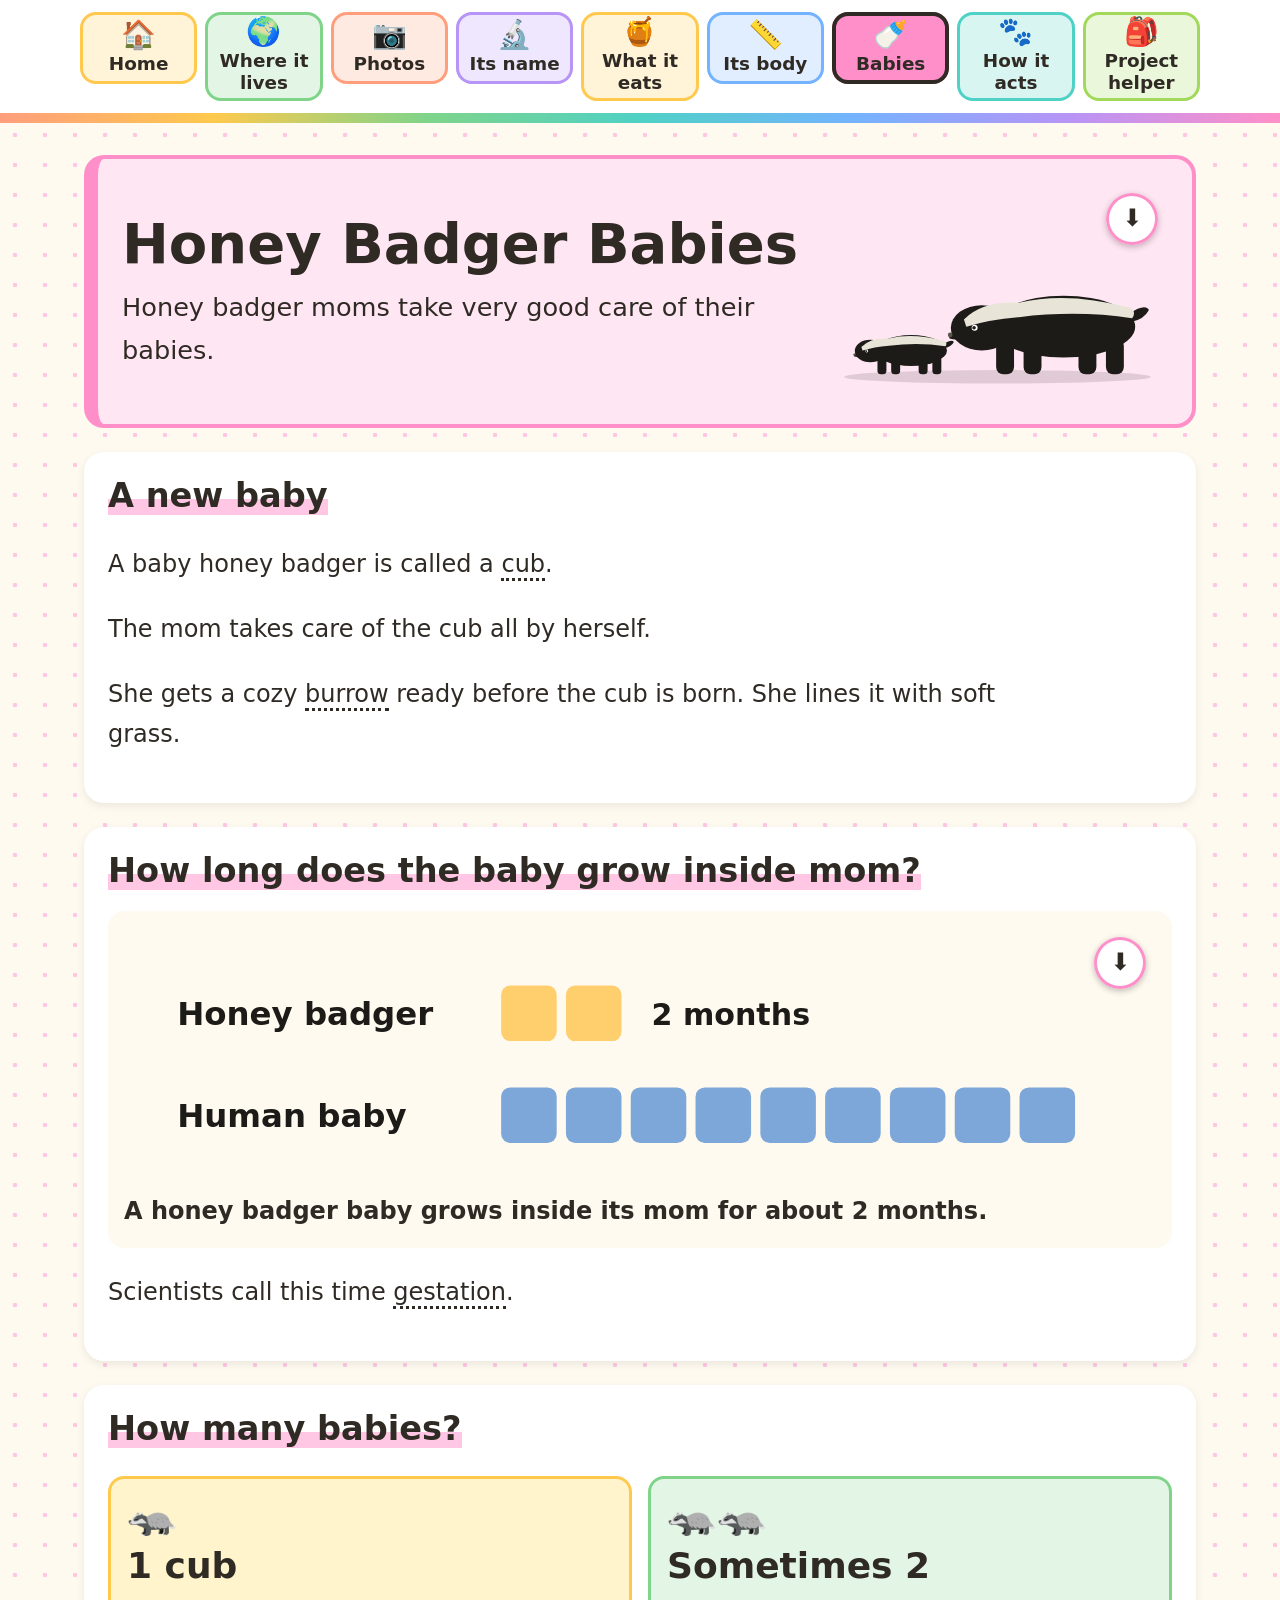
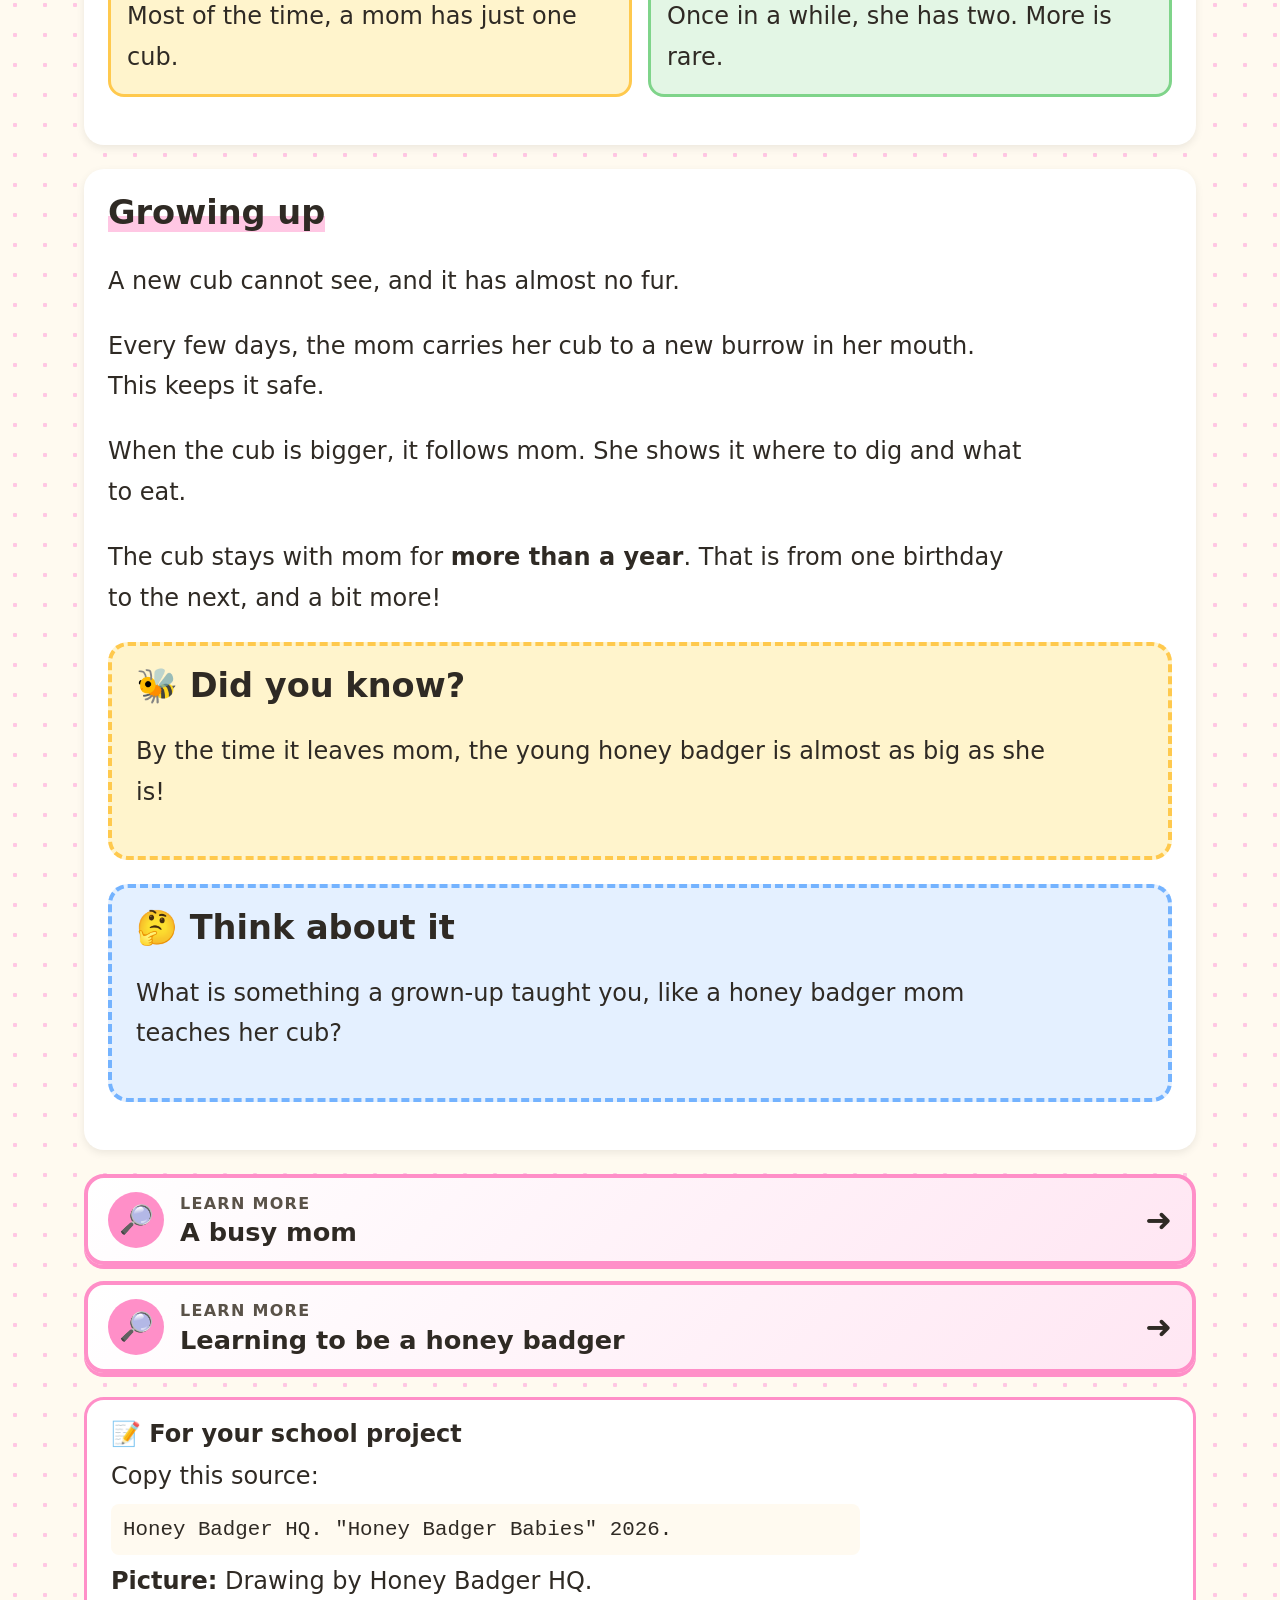
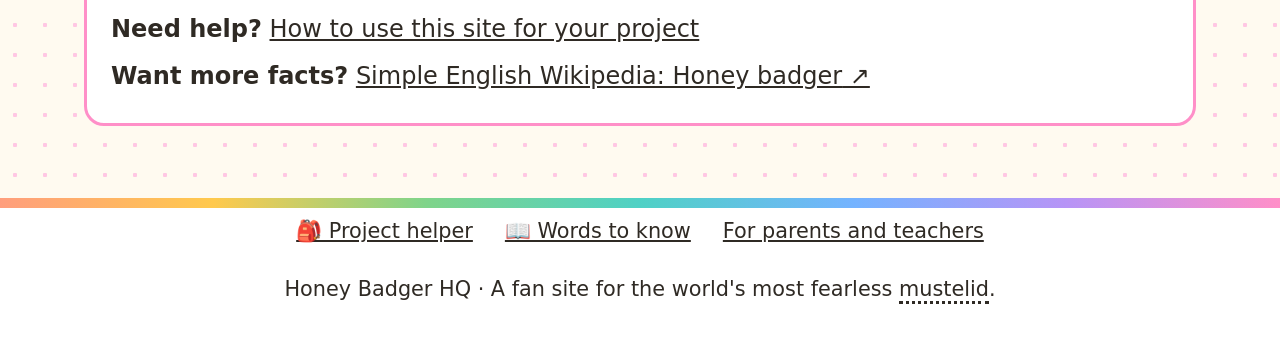
<file: reproduction.html>
<!DOCTYPE html>
<html lang="en">
<head>
  <meta charset="utf-8">
  <meta name="viewport" content="width=device-width, initial-scale=1">
  <title>Babies | Honey Badger HQ</title>
  <meta name="description" content="A fun site for kids all about the honey badger.">
  <link rel="stylesheet" href="css/styles.css">
</head>
<body class="topic-reproduction">
  <header class="site-header">
    <nav class="site-nav" aria-label="Main">
      <ul>
        <li><a class="topic-home" href="index.html"><span class="nav-icon" aria-hidden="true">🏠</span><span>Home</span></a></li>
        <li><a class="topic-habitat" href="habitat.html"><span class="nav-icon" aria-hidden="true">🌍</span><span>Where it lives</span></a></li>
        <li><a class="topic-gallery" href="gallery.html"><span class="nav-icon" aria-hidden="true">📷</span><span>Photos</span></a></li>
        <li><a class="topic-classification" href="classification.html"><span class="nav-icon" aria-hidden="true">🔬</span><span>Its name</span></a></li>
        <li><a class="topic-diet" href="diet.html"><span class="nav-icon" aria-hidden="true">🍯</span><span>What it eats</span></a></li>
        <li><a class="topic-anatomy" href="anatomy.html"><span class="nav-icon" aria-hidden="true">📏</span><span>Its body</span></a></li>
        <li><a class="topic-reproduction" href="reproduction.html" aria-current="page"><span class="nav-icon" aria-hidden="true">🍼</span><span>Babies</span></a></li>
        <li><a class="topic-behavior" href="behavior.html"><span class="nav-icon" aria-hidden="true">🐾</span><span>How it acts</span></a></li>
        <li><a class="topic-helper" href="project-helper.html"><span class="nav-icon" aria-hidden="true">🎒</span><span>Project helper</span></a></li>
      </ul>
    </nav>
  </header>

  <main class="content">
    <header class="page-header">
      <div>
        <h1>Honey Badger Babies</h1>
        <p>Honey badger moms take very good care of their babies.</p>
      </div>
      <div class="media"><img src="images/mom-cub.svg" width="400" height="240" alt="A drawing of a mother honey badger with her cub"><a class="download" href="images/downloads/mom-cub.png" download="honey-badger-mom-cub.png" aria-label="Download this image to add to your own project!"><span aria-hidden="true">⬇️</span><span class="download-tip" aria-hidden="true">Download this image to add to your own project!</span></a></div>
    </header>

    <section>
      <h2>A new baby</h2>
      <p>A baby honey badger is called a <span class="term" tabindex="0">cub<span class="term-tip" role="tooltip"><strong>Cub:</strong> A baby honey badger. Baby bears, lions, and foxes are called cubs too.</span></span>.</p>
      <p>The mom takes care of the cub all by herself.</p>
      <p>She gets a cozy <span class="term" tabindex="0">burrow<span class="term-tip" role="tooltip"><strong>Burrow:</strong> A tunnel or hole in the ground where an animal lives.</span></span> ready before the cub is born. She lines it with soft grass.</p>
    </section>

    <section>
      <h2>How long does the baby grow inside mom?</h2>
      <figure class="compare">
          <div class="media"><img src="images/baby-months.svg" width="420" height="110" alt="A chart. A honey badger baby grows inside its mom for 2 months. A human baby grows for 9 months."><a class="download" href="images/downloads/baby-months.png" download="honey-badger-baby-months.png" aria-label="Download this image to add to your own project!"><span aria-hidden="true">⬇️</span><span class="download-tip" aria-hidden="true">Download this image to add to your own project!</span></a></div>
          <figcaption>A honey badger baby grows inside its mom for about 2 months.</figcaption>
        </figure>
      <p>Scientists call this time <span class="term" tabindex="0">gestation<span class="term-tip" role="tooltip"><strong>Gestation:</strong> The time a baby grows inside its mom before it is born.</span></span>.</p>
    </section>

    <section>
      <h2>How many babies?</h2>
      <ul class="fact-list">
        <li><span class="emoji" aria-hidden="true">🦡</span><span class="big-number">1 cub</span>Most of the time, a mom has just one cub.</li>
        <li><span class="emoji" aria-hidden="true">🦡🦡</span><span class="big-number">Sometimes 2</span>Once in a while, she has two. More is rare.</li>
      </ul>
    </section>

    <section>
      <h2>Growing up</h2>
      <p>A new cub cannot see, and it has almost no fur.</p>
      <p>Every few days, the mom carries her cub to a new burrow in her mouth. This keeps it safe.</p>
      <p>When the cub is bigger, it follows mom. She shows it where to dig and what to eat.</p>
      <p>The cub stays with mom for <strong>more than a year</strong>. That is from one birthday to the next, and a bit more!</p>
      <aside class="fun-fact"><h2>Did you know?</h2><p>By the time it leaves mom, the young honey badger is almost as big as she is!</p></aside>
      <aside class="question"><h2>Think about it</h2><p>What is something a grown-up taught you, like a honey badger mom teaches her cub?</p></aside>
    </section>

    <div class="learn-more">
      <button type="button" class="learn-more-button" data-dialog-open="learn-a-busy-mom">
        <span class="learn-more-icon" aria-hidden="true">🔎</span>
        <span class="learn-more-text"><span class="learn-more-kicker">Learn more</span><span class="learn-more-title">A busy mom</span></span>
        <span class="learn-more-go" aria-hidden="true">➜</span>
      </button>
      <dialog id="learn-a-busy-mom" class="learn-more-dialog" aria-labelledby="learn-a-busy-mom-title">
        <div class="dialog-body">
          <h2 id="learn-a-busy-mom-title" tabindex="-1" autofocus>🔎 A busy mom</h2>
          <p>A honey badger mom has a lot of work to do. She has to find food for herself, feed her cub milk, and keep it safe, all on her own.</p>
        <p>When she goes out to find food, she leaves the young cub hidden in the burrow. Moving the cub to a new burrow often makes it harder for other animals to find it.</p>
        <p>Because she spends so long raising each cub, a honey badger mom does not have many babies in her life. That is why every cub is so important!</p>
          <button type="button" class="button" data-dialog-close>Close ✖</button>
        </div>
      </dialog>
    </div>

    <div class="learn-more">
      <button type="button" class="learn-more-button" data-dialog-open="learn-learning-to-be-a-honey-badger">
        <span class="learn-more-icon" aria-hidden="true">🔎</span>
        <span class="learn-more-text"><span class="learn-more-kicker">Learn more</span><span class="learn-more-title">Learning to be a honey badger</span></span>
        <span class="learn-more-go" aria-hidden="true">➜</span>
      </button>
      <dialog id="learn-learning-to-be-a-honey-badger" class="learn-more-dialog" aria-labelledby="learn-learning-to-be-a-honey-badger-title">
        <div class="dialog-body">
          <h2 id="learn-learning-to-be-a-honey-badger-title" tabindex="-1" autofocus>🔎 Learning to be a honey badger</h2>
          <p>Young honey badgers are not born knowing everything. They learn by watching their mom and copying her.</p>
        <p>The cub learns which smells mean food, how to dig quickly, and how to stay safe. By the time it leaves, it is ready to live on its own.</p>
          <button type="button" class="button" data-dialog-close>Close ✖</button>
        </div>
      </dialog>
    </div>

    <aside class="project-box">
      <h2>For your school project</h2>
      <p>Copy this source:</p>
      <p class="citation">Honey Badger HQ. "Honey Badger Babies" 2026.</p>
      <p><strong>Picture:</strong> Drawing by Honey Badger HQ.</p>
      <p><strong>Need help?</strong> <a href="project-helper.html">How to use this site for your project</a></p>
      <p><strong>Want more facts?</strong> <a class="external" href="https://simple.wikipedia.org/wiki/Honey_badger" rel="noopener">Simple English Wikipedia: Honey badger</a></p>
    </aside>

  </main>

  <footer class="site-footer">
    <ul>
      <li><a href="project-helper.html">🎒 Project helper</a></li>
      <li><a href="words.html">📖 Words to know</a></li>
      <li><a href="grown-ups.html">For parents and teachers</a></li>
    </ul>
    <p>Honey Badger HQ · A fan site for the world's most fearless <span class="term" tabindex="0">mustelid<span class="term-tip" role="tooltip"><strong>Mustelid:</strong> An animal in the weasel family. Otters, weasels, wolverines, and honey badgers are all mustelids.</span></span>.</p>
  </footer>
  <script src="js/learn-more.js"></script>
</body>
</html>
</file>
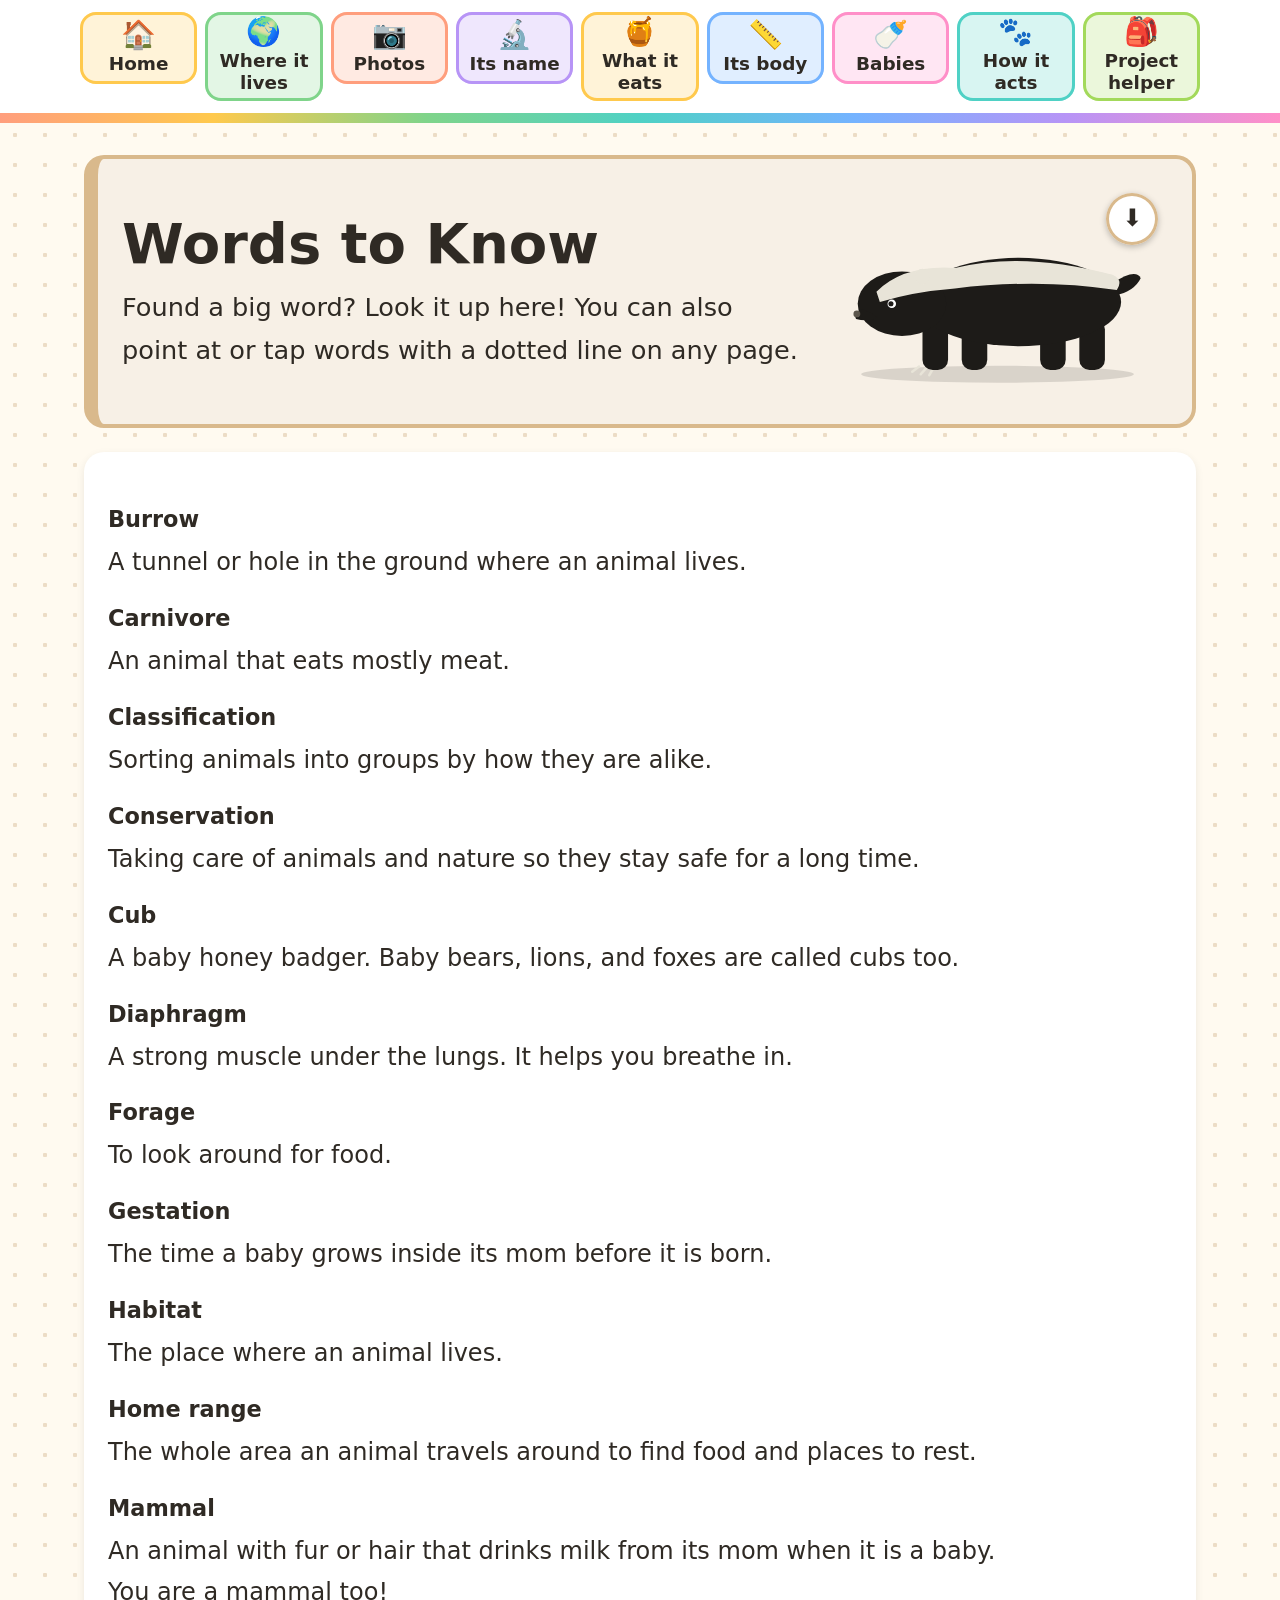
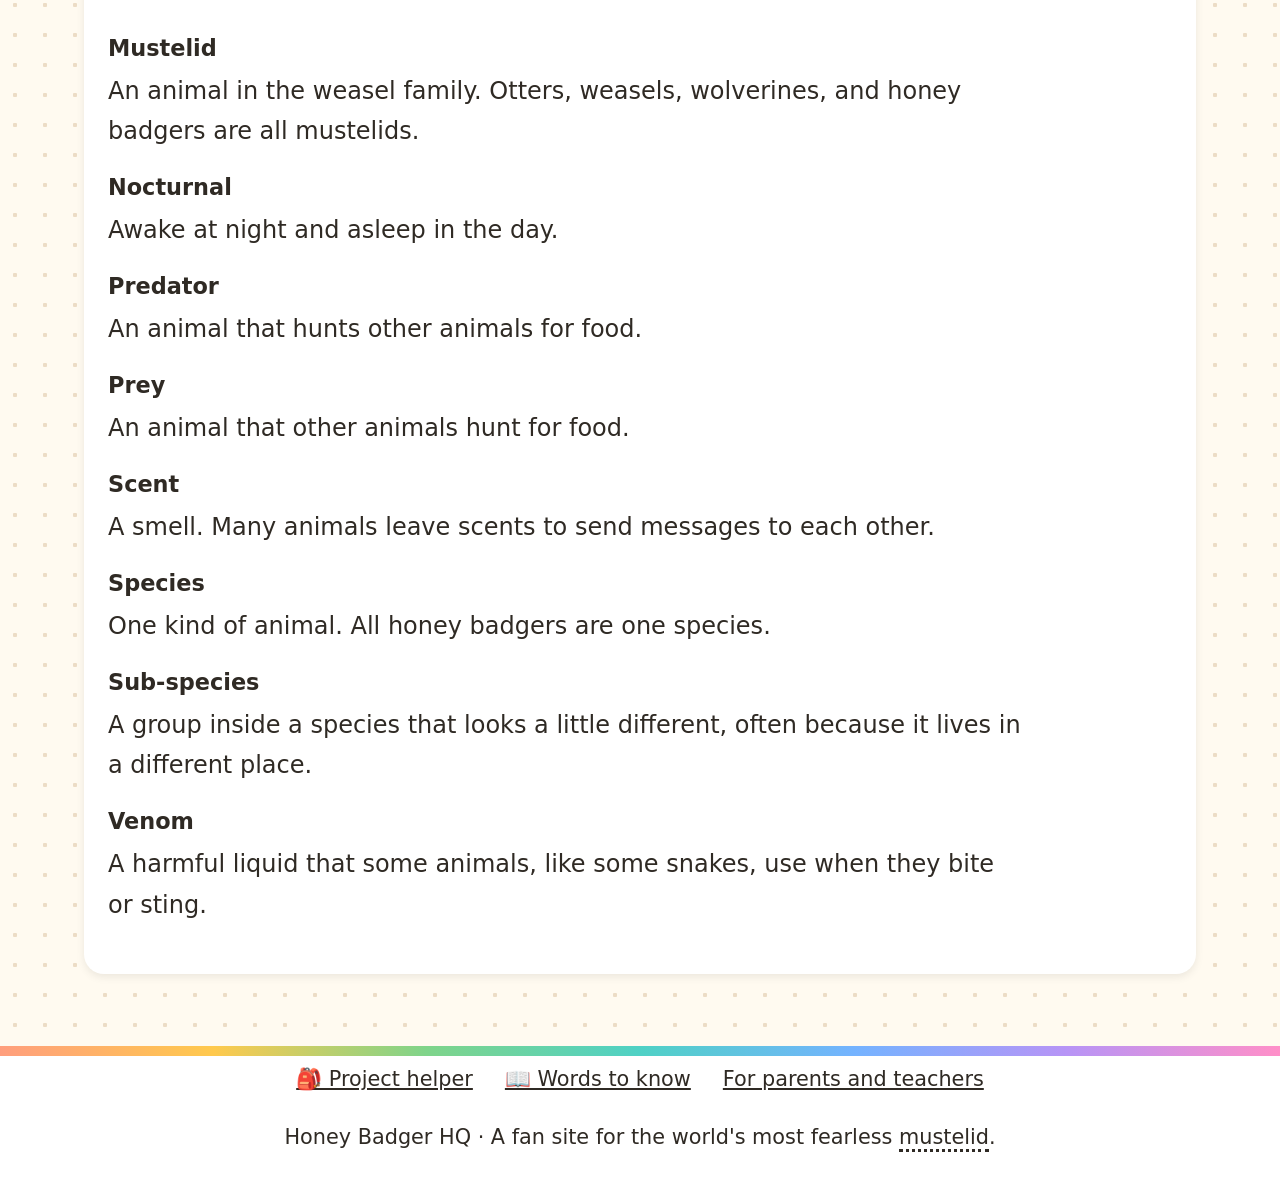
<file: words.html>
<!DOCTYPE html>
<html lang="en">
<head>
  <meta charset="utf-8">
  <meta name="viewport" content="width=device-width, initial-scale=1">
  <title>Words to know | Honey Badger HQ</title>
  <meta name="description" content="A fun site for kids all about the honey badger.">
  <link rel="stylesheet" href="css/styles.css">
</head>
<body class="topic-words">
  <header class="site-header">
    <nav class="site-nav" aria-label="Main">
      <ul>
        <li><a class="topic-home" href="index.html"><span class="nav-icon" aria-hidden="true">🏠</span><span>Home</span></a></li>
        <li><a class="topic-habitat" href="habitat.html"><span class="nav-icon" aria-hidden="true">🌍</span><span>Where it lives</span></a></li>
        <li><a class="topic-gallery" href="gallery.html"><span class="nav-icon" aria-hidden="true">📷</span><span>Photos</span></a></li>
        <li><a class="topic-classification" href="classification.html"><span class="nav-icon" aria-hidden="true">🔬</span><span>Its name</span></a></li>
        <li><a class="topic-diet" href="diet.html"><span class="nav-icon" aria-hidden="true">🍯</span><span>What it eats</span></a></li>
        <li><a class="topic-anatomy" href="anatomy.html"><span class="nav-icon" aria-hidden="true">📏</span><span>Its body</span></a></li>
        <li><a class="topic-reproduction" href="reproduction.html"><span class="nav-icon" aria-hidden="true">🍼</span><span>Babies</span></a></li>
        <li><a class="topic-behavior" href="behavior.html"><span class="nav-icon" aria-hidden="true">🐾</span><span>How it acts</span></a></li>
        <li><a class="topic-helper" href="project-helper.html"><span class="nav-icon" aria-hidden="true">🎒</span><span>Project helper</span></a></li>
      </ul>
    </nav>
  </header>

  <main class="content">
    <header class="page-header">
      <div>
        <h1>Words to Know</h1>
        <p>Found a big word? Look it up here! You can also point at or tap words with a dotted line on any page.</p>
      </div>
      <div class="media"><img src="images/badger.svg" width="400" height="240" alt="A drawing of a honey badger"><a class="download" href="images/downloads/badger.png" download="honey-badger-badger.png" aria-label="Download this image to add to your own project!"><span aria-hidden="true">⬇️</span><span class="download-tip" aria-hidden="true">Download this image to add to your own project!</span></a></div>
    </header>

    <section>
      <dl class="glossary">
        <dt id="burrow">Burrow</dt>
        <dd>A tunnel or hole in the ground where an animal lives.</dd>
        <dt id="carnivore">Carnivore</dt>
        <dd>An animal that eats mostly meat.</dd>
        <dt id="classification">Classification</dt>
        <dd>Sorting animals into groups by how they are alike.</dd>
        <dt id="conservation">Conservation</dt>
        <dd>Taking care of animals and nature so they stay safe for a long time.</dd>
        <dt id="cub">Cub</dt>
        <dd>A baby honey badger. Baby bears, lions, and foxes are called cubs too.</dd>
        <dt id="diaphragm">Diaphragm</dt>
        <dd>A strong muscle under the lungs. It helps you breathe in.</dd>
        <dt id="forage">Forage</dt>
        <dd>To look around for food.</dd>
        <dt id="gestation">Gestation</dt>
        <dd>The time a baby grows inside its mom before it is born.</dd>
        <dt id="habitat">Habitat</dt>
        <dd>The place where an animal lives.</dd>
        <dt id="home-range">Home range</dt>
        <dd>The whole area an animal travels around to find food and places to rest.</dd>
        <dt id="mammal">Mammal</dt>
        <dd>An animal with fur or hair that drinks milk from its mom when it is a baby. You are a mammal too!</dd>
        <dt id="mustelid">Mustelid</dt>
        <dd>An animal in the weasel family. Otters, weasels, wolverines, and honey badgers are all mustelids.</dd>
        <dt id="nocturnal">Nocturnal</dt>
        <dd>Awake at night and asleep in the day.</dd>
        <dt id="predator">Predator</dt>
        <dd>An animal that hunts other animals for food.</dd>
        <dt id="prey">Prey</dt>
        <dd>An animal that other animals hunt for food.</dd>
        <dt id="scent">Scent</dt>
        <dd>A smell. Many animals leave scents to send messages to each other.</dd>
        <dt id="species">Species</dt>
        <dd>One kind of animal. All honey badgers are one species.</dd>
        <dt id="sub-species">Sub-species</dt>
        <dd>A group inside a species that looks a little different, often because it lives in a different place.</dd>
        <dt id="venom">Venom</dt>
        <dd>A harmful liquid that some animals, like some snakes, use when they bite or sting.</dd>
      </dl>
    </section>

  </main>

  <footer class="site-footer">
    <ul>
      <li><a href="project-helper.html">🎒 Project helper</a></li>
      <li><a href="words.html">📖 Words to know</a></li>
      <li><a href="grown-ups.html">For parents and teachers</a></li>
    </ul>
    <p>Honey Badger HQ · A fan site for the world's most fearless <span class="term" tabindex="0">mustelid<span class="term-tip" role="tooltip"><strong>Mustelid:</strong> An animal in the weasel family. Otters, weasels, wolverines, and honey badgers are all mustelids.</span></span>.</p>
  </footer>
  <script src="js/learn-more.js"></script>
</body>
</html>
</file>
<file: css/styles.css>
:root {
  --honey: #ffd98a;
  --honey-light: #fffaf0;
  --cream: #fff3d6;
  --ink: #2f2a24;
  --stripe: #ede6d6;
  --muted: #5a5248;
  --focus: #2f2a24;
  --accent: var(--honey);
}

.topic-home { --accent: #ffc94d; }
.topic-habitat { --accent: #7fd48a; }
.topic-gallery { --accent: #ff9e7d; }
.topic-classification { --accent: #b794f6; }
.topic-diet { --accent: #ffc94d; }
.topic-anatomy { --accent: #74b3ff; }
.topic-reproduction { --accent: #ff8fc8; }
.topic-behavior { --accent: #4fd1c5; }
.topic-helper { --accent: #a3d95b; }
.topic-words { --accent: #d9b98c; }

.topic-home,
.topic-habitat,
.topic-gallery,
.topic-classification,
.topic-diet,
.topic-anatomy,
.topic-reproduction,
.topic-behavior,
.topic-helper,
.topic-words {
  --accent-soft: color-mix(in srgb, var(--accent) 22%, #fff);
  --accent-mid: color-mix(in srgb, var(--accent) 50%, #fff);
}

* {
  box-sizing: border-box;
}

html,
body {
  overflow-x: clip;
}

body {
  margin: 0;
  font-family: "Atkinson Hyperlegible", "Nunito", "Trebuchet MS", system-ui, sans-serif;
  font-size: 1.5rem;
  line-height: 1.7;
  color: var(--ink);
  background-color: var(--honey-light);
  background-image: radial-gradient(var(--accent-mid) 2px, transparent 2.5px);
  background-size: 30px 30px;
}

a {
  color: inherit;
}

img {
  max-width: 100%;
  height: auto;
}

:focus-visible {
  outline: 4px solid var(--focus);
  outline-offset: 3px;
}

.site-header {
  background: #fff;
  color: var(--ink);
}

.site-header::after,
.site-footer::before {
  content: "";
  display: block;
  height: 10px;
  background: linear-gradient(90deg, #ff9e7d, #ffc94d, #7fd48a, #4fd1c5, #74b3ff, #b794f6, #ff8fc8);
}

.site-nav {
  max-width: 72rem;
  margin: 0 auto;
  padding: 0.75rem 1rem;
}

.site-nav ul {
  display: grid;
  grid-template-columns: repeat(9, 1fr);
  gap: 0.5rem;
  margin: 0;
  padding: 0;
  list-style: none;
}

.site-nav a {
  display: flex;
  flex-direction: column;
  align-items: center;
  justify-content: center;
  min-height: 4.5rem;
  padding: 0.4rem;
  border-radius: 1rem;
  font-size: 1.15rem;
  font-weight: 700;
  line-height: 1.2;
  text-align: center;
  text-decoration: none;
}

.site-nav a {
  background: var(--accent-soft);
  box-shadow: inset 0 0 0 3px var(--accent);
}

.site-nav a:hover {
  background: var(--accent-mid);
}

.site-nav a[aria-current="page"] {
  background: var(--accent);
  box-shadow: inset 0 0 0 4px var(--ink);
}

.nav-icon {
  font-size: 1.75rem;
  line-height: 1;
  margin-bottom: 0.25rem;
}

main {
  max-width: 72rem;
  margin: 0 auto;
  padding: 0 1.25rem 3rem;
}

p,
li {
  max-width: 60ch;
}

h1,
h2,
h3 {
  line-height: 1.2;
}

.hero {
  display: grid;
  grid-template-columns: 1fr 1fr;
  align-items: center;
  gap: 2rem;
  padding: 2.5rem 0;
}

.hero h1 {
  font-size: clamp(2.75rem, 7vw, 4.25rem);
  margin: 0 0 1rem;
}

.hero img {
  width: 100%;
  height: auto;
}

.scientific-name {
  font-style: italic;
  color: var(--muted);
}

.button {
  display: inline-flex;
  align-items: center;
  min-height: 3.5rem;
  padding: 0.75rem 1.75rem;
  border-radius: 999px;
  background: var(--accent);
  color: var(--ink);
  font-weight: 700;
  text-decoration: none;
}

.button:hover {
  background: #fff;
  box-shadow: inset 0 0 0 3px var(--ink);
}

.card-grid {
  display: grid;
  grid-template-columns: repeat(auto-fill, minmax(15rem, 1fr));
  gap: 1.25rem;
  padding: 0;
  list-style: none;
}

.card {
  display: block;
  height: 100%;
  padding: 1.25rem;
  border-radius: 1.25rem;
  background: #fff;
  border: 4px solid var(--accent);
  border-top-width: 14px;
  text-decoration: none;
  box-shadow: 0 3px 8px rgb(0 0 0 / 10%);
}

.card:active {
  transform: scale(0.97);
}

.card-icon {
  display: inline-flex;
  align-items: center;
  justify-content: center;
  width: 5.5rem;
  height: 5.5rem;
  border-radius: 50%;
  background: var(--accent-mid);
  font-size: 3.25rem;
  line-height: 1;
}

.card h3 {
  margin: 0.5rem 0;
  font-size: 1.75rem;
}

.card p {
  margin: 0;
  font-size: 1.35rem;
  color: var(--muted);
}

.page-header {
  display: grid;
  grid-template-columns: 2fr 1fr;
  align-items: center;
  gap: 1.5rem;
  margin: 2rem 0 1rem;
  padding: 1.5rem;
  border-radius: 1.25rem;
  background: var(--accent-soft);
  border: 4px solid var(--accent);
  border-left-width: 14px;
}

.page-header h1 {
  font-size: clamp(2.5rem, 6vw, 3.5rem);
  margin: 0 0 0.5rem;
}

.page-header p {
  margin: 0;
  font-size: 1.6rem;
}

.page-header img {
  width: 100%;
  height: auto;
  border-radius: 1rem;
}

.content section {
  margin: 1.5rem 0;
  padding: 1.5rem;
  border-radius: 1.25rem;
  background: #fff;
  box-shadow: 0 3px 8px rgb(0 0 0 / 8%);
}

.content section h2 {
  display: inline;
  margin-top: 0;
  font-size: 2.1rem;
  color: var(--ink);
  background: linear-gradient(transparent 58%, var(--accent-mid) 58%);
  box-decoration-break: clone;
}

.content section h2::after {
  content: "";
  display: block;
  margin-bottom: 1rem;
}

.two-col {
  display: grid;
  grid-template-columns: repeat(auto-fit, minmax(18rem, 1fr));
  gap: 1.5rem;
  align-items: center;
}

figure {
  margin: 0;
}

figure img {
  display: block;
  width: 100%;
  height: auto;
  border-radius: 1rem;
}

figcaption {
  margin-top: 0.5rem;
  font-weight: 700;
}

.compare {
  padding: 1rem;
  border-radius: 1rem;
  background: var(--honey-light);
}

.compare img {
  max-height: 16rem;
  object-fit: contain;
}

.credit {
  font-size: 1.2rem;
  color: var(--muted);
}

.map {
  max-width: 34rem;
}

.map-frame {
  position: relative;
}

.map-frame img {
  border-radius: 1rem;
}

.map-regions {
  position: absolute;
  inset: 0;
  width: 100%;
  height: 100%;
}

.region {
  fill: transparent;
  stroke: transparent;
  stroke-width: 3;
  stroke-linejoin: round;
  cursor: pointer;
}

.region.is-active {
  fill: rgb(255 217 138 / 65%);
  stroke: var(--ink);
}

.region-buttons {
  display: flex;
  flex-wrap: wrap;
  gap: 0.5rem;
  margin-top: 0.75rem;
}

.region-button {
  min-height: 3rem;
  padding: 0.5rem 1rem;
  border: 3px solid var(--accent);
  border-radius: 999px;
  background: #fff;
  color: var(--ink);
  font: inherit;
  font-size: 1.25rem;
  font-weight: 700;
  cursor: pointer;
}

.region-button.is-active {
  background: var(--accent);
  border-color: var(--ink);
}

.region-info {
  min-height: 5rem;
  margin-top: 0.75rem;
  padding: 0.75rem 1rem;
  border-radius: 1rem;
  background: var(--honey-light);
}

.region-info p {
  margin: 0;
}

.fun-fact,
.question {
  margin: 1.5rem 0;
  padding: 1.25rem 1.5rem;
  border-radius: 1.25rem;
  border: 4px dashed #ffc94d;
  background: #fff4cc;
}

.question {
  border-color: #74b3ff;
  background: #e4f0ff;
}

.content .fun-fact h2,
.content .question h2 {
  display: block;
  background: none;
}

.content .fun-fact h2::after,
.content .question h2::after {
  display: none;
}

.fun-fact h2,
.question h2 {
  margin: 0 0 0.25rem;
  font-size: 1.5rem;
}

.fun-fact h2::before {
  content: "🐝 ";
}

.question h2::before {
  content: "🤔 ";
}

.big-number {
  display: block;
  font-size: 2.25rem;
  font-weight: 800;
  color: var(--ink);
}

.fact-list {
  display: grid;
  grid-template-columns: repeat(auto-fit, minmax(14rem, 1fr));
  gap: 1rem;
  padding: 0;
  list-style: none;
}

.fact-list li {
  padding: 1rem;
  border-radius: 1rem;
  border: 3px solid #ffc94d;
  background: #fff4cc;
}

.fact-list li:nth-child(4n + 2) {
  border-color: #7fd48a;
  background: #e3f6e5;
}

.fact-list li:nth-child(4n + 3) {
  border-color: #74b3ff;
  background: #e4f0ff;
}

.fact-list li:nth-child(4n + 4) {
  border-color: #ff8fc8;
  background: #ffe6f3;
}

.fact-list .emoji {
  display: block;
  font-size: 2.5rem;
  line-height: 1;
}

details summary {
  cursor: pointer;
  font-weight: 700;
  min-height: 3rem;
  display: flex;
  align-items: center;
}

.external-note {
  font-size: 1.2rem;
  color: var(--muted);
}

a.external::after {
  content: " ↗";
}

.project-box {
  margin: 1.5rem 0;
  padding: 1.25rem 1.5rem;
  border-radius: 1.25rem;
  background: #fff;
  border: 3px solid var(--accent);
}

.project-box h2 {
  margin: 0 0 0.5rem;
  font-size: 1.5rem;
}

.project-box h2::before {
  content: "📝 ";
}

.project-box p {
  margin: 0.4rem 0;
}

.citation {
  padding: 0.5rem 0.75rem;
  border-radius: 0.5rem;
  background: var(--honey-light);
  font-family: ui-monospace, "Courier New", monospace;
  font-size: 1.3rem;
  overflow-wrap: anywhere;
  user-select: all;
}

.gallery-grid {
  display: grid;
  grid-template-columns: repeat(auto-fill, minmax(15rem, 1fr));
  gap: 1.25rem;
  padding: 0;
  list-style: none;
}

.gallery-grid a {
  display: block;
  padding: 0.75rem;
  border-radius: 1.25rem;
  background: #fff;
  text-decoration: none;
  box-shadow: 0 3px 8px rgb(0 0 0 / 10%);
}

.gallery-grid a:active {
  transform: scale(0.97);
}

.gallery-grid img {
  aspect-ratio: 4 / 3;
  object-fit: cover;
}

.photo-count {
  font-weight: 700;
  color: var(--muted);
}

.photo-nav {
  display: flex;
  flex-wrap: wrap;
  justify-content: space-between;
  gap: 1rem;
  margin-top: 1.5rem;
}

.glossary dt {
  margin-top: 1rem;
  font-size: 1.4rem;
  font-weight: 800;
}

.glossary dd {
  margin: 0.25rem 0 0;
  max-width: 60ch;
}

.site-footer {
  padding: 0 0 2rem;
  background: #fff;
  color: var(--ink);
  text-align: center;
  font-size: 1.3rem;
}

.site-footer ul {
  padding-top: 1.5rem;
  display: flex;
  flex-wrap: wrap;
  justify-content: center;
  gap: 0.5rem 2rem;
  margin: 0 0 1rem;
  padding: 0;
  list-style: none;
}

.site-footer a {
  display: inline-flex;
  align-items: center;
  min-height: 3rem;
}

.site-footer p {
  margin: 0 auto;
}

.media {
  position: relative;
}

.download {
  position: absolute;
  top: 0.6rem;
  right: 0.6rem;
  display: flex;
  align-items: center;
  justify-content: center;
  width: 3.25rem;
  height: 3.25rem;
  border-radius: 50%;
  background: #fff;
  box-shadow: 0 2px 6px rgb(0 0 0 / 25%), inset 0 0 0 3px var(--accent);
  font-size: 1.5rem;
  text-decoration: none;
}

.download-tip,
.term-tip {
  position: absolute;
  z-index: 10;
  width: max-content;
  max-width: min(18rem, 80vw);
  padding: 0.6rem 0.9rem;
  border-radius: 0.75rem;
  background: var(--ink);
  color: #fff;
  font-size: 1.15rem;
  font-weight: 400;
  font-style: normal;
  line-height: 1.4;
  text-align: left;
  display: none;
  pointer-events: none;
}

.download-tip {
  top: calc(100% + 0.5rem);
  right: 0;
}

.download:hover .download-tip,
.download:focus-visible .download-tip {
  display: block;
}

.term {
  position: relative;
  border-bottom: 3px dotted var(--ink);
  cursor: help;
}

.term-tip {
  top: calc(100% + 0.4rem);
  left: 0;
}

.term:hover .term-tip,
.term:focus .term-tip {
  display: block;
}

.site-footer .term-tip {
  top: auto;
  bottom: calc(100% + 0.4rem);
  left: auto;
  right: 0;
}

.learn-more {
  margin: 1rem 0;
}

.learn-more-button {
  display: flex;
  align-items: center;
  gap: 1rem;
  width: 100%;
  min-height: 5rem;
  padding: 0.75rem 1.25rem;
  border: 4px solid var(--accent);
  border-radius: 1.25rem;
  background: linear-gradient(135deg, #fff, var(--accent-soft));
  color: var(--ink);
  font: inherit;
  text-align: left;
  cursor: pointer;
  box-shadow: 0 4px 0 var(--accent);
}

.learn-more-button:hover {
  background: var(--accent-mid);
}

.learn-more-button:active {
  transform: translateY(3px);
  box-shadow: 0 1px 0 var(--accent);
}

.learn-more-icon {
  display: inline-flex;
  flex: none;
  align-items: center;
  justify-content: center;
  width: 3.5rem;
  height: 3.5rem;
  border-radius: 50%;
  background: var(--accent);
  font-size: 1.75rem;
}

.learn-more-text {
  display: grid;
  flex: 1;
}

.learn-more-kicker {
  font-size: 1rem;
  font-weight: 800;
  letter-spacing: 0.08em;
  text-transform: uppercase;
  color: var(--muted);
}

.learn-more-title {
  font-size: 1.6rem;
  font-weight: 800;
  line-height: 1.25;
}

.learn-more-go {
  flex: none;
  font-size: 2rem;
}

.learn-more-dialog {
  width: min(44rem, 92vw);
  max-height: 85vh;
  padding: 0;
  border: 6px solid var(--accent);
  border-radius: 1.5rem;
  background: #fff;
  color: var(--ink);
}

.learn-more-dialog::backdrop {
  background: rgb(47 42 36 / 60%);
}

.dialog-body {
  padding: 1.5rem 1.75rem;
}

.dialog-body h2 {
  margin-top: 0;
  font-size: 2rem;
}

.dialog-body h2:focus {
  outline: none;
}

.steps {
  display: grid;
  gap: 0.75rem;
  padding-left: 2rem;
}

.starters {
  display: grid;
  gap: 0.5rem;
  padding: 0;
  list-style: none;
}

.starters li {
  padding: 0.5rem 1rem;
  border-radius: 0.75rem;
  background: var(--honey-light);
  font-style: italic;
}

.visually-hidden {
  position: absolute;
  width: 1px;
  height: 1px;
  overflow: hidden;
  clip-path: inset(50%);
  white-space: nowrap;
}

.trail-progress {
  margin-top: 1rem;
}

.trail-progress progress {
  width: 100%;
  height: 1.5rem;
  border: 3px solid var(--ink);
  border-radius: 999px;
  background: #fff;
  overflow: hidden;
  appearance: none;
}

.trail-progress progress::-webkit-progress-bar {
  background: #fff;
}

.trail-progress progress::-webkit-progress-value {
  background: var(--accent);
}

.trail-progress progress::-moz-progress-bar {
  background: var(--accent);
}

.trail-progress p {
  margin: 0.25rem 0 0;
  font-size: 1.3rem;
  font-weight: 700;
}

.badge-preview {
  max-width: 14rem;
  justify-self: center;
}

.trail {
  position: relative;
  margin: 2rem 0;
  padding: 0;
  list-style: none;
}

.trail::before {
  content: "";
  position: absolute;
  top: 2rem;
  bottom: 2rem;
  left: 2.25rem;
  border-left: 8px dashed var(--honey);
}

.stop,
.topic-grid li,
.checklist li {
  max-width: none;
}

.stop {
  position: relative;
  display: grid;
  grid-template-columns: 4.5rem 1fr;
  gap: 1rem;
  align-items: start;
  margin-bottom: 1.5rem;
}

.stop-marker {
  position: relative;
  display: flex;
  align-items: center;
  justify-content: center;
  width: 4.5rem;
  height: 4.5rem;
  border: 4px solid var(--ink);
  border-radius: 50%;
  background: #fff;
  font-size: 2rem;
  font-weight: 800;
}

.stop-check {
  display: none;
}

.stop.is-done .stop-marker {
  background: var(--accent);
}

.stop.is-done .stop-number {
  display: none;
}

.stop.is-done .stop-check {
  display: inline;
}

.content .stop-card {
  margin: 0;
  border: 4px solid transparent;
}

.stop.is-done .stop-card {
  border-color: var(--accent);
}

.stop-hint {
  font-size: 1.15rem;
  color: var(--muted);
}

.done-button {
  min-height: 3.5rem;
  margin-top: 1rem;
  padding: 0.5rem 1.5rem;
  border: 3px solid var(--ink);
  border-radius: 999px;
  background: #fff;
  color: var(--ink);
  font: inherit;
  font-weight: 700;
  cursor: pointer;
}

.done-button[aria-pressed="true"] {
  background: var(--accent);
}

.done-on,
.done-button[aria-pressed="true"] .done-off {
  display: none;
}

.done-button[aria-pressed="true"] .done-on {
  display: inline;
}

.choice-row {
  display: flex;
  flex-wrap: wrap;
  gap: 0.75rem;
  margin: 0.75rem 0;
}

.choice {
  min-height: 4rem;
  padding: 0.5rem 1.5rem;
  border: 4px solid var(--accent);
  border-radius: 1rem;
  background: #fff;
  color: var(--ink);
  font: inherit;
  font-weight: 800;
  cursor: pointer;
}

.choice[aria-pressed="true"] {
  border-color: var(--ink);
  background: var(--accent);
}

button.button {
  border: 0;
  font: inherit;
  font-weight: 700;
  cursor: pointer;
}

.tip-box {
  padding: 1rem 1.25rem;
  border-radius: 1rem;
  background: var(--honey-light);
}

.tip-box p {
  margin: 0.25rem 0;
}

.topic-grid {
  display: grid;
  grid-template-columns: repeat(auto-fill, minmax(12rem, 1fr));
  gap: 0.75rem;
  padding: 0;
  list-style: none;
}

.topic-grid li {
  display: grid;
  gap: 0.25rem;
  text-align: center;
}

.topic-pick {
  display: flex;
  flex-direction: column;
  align-items: center;
  gap: 0.25rem;
  min-height: 7rem;
  padding: 0.75rem;
  border: 4px solid var(--accent);
  border-radius: 1rem;
  background: #fff;
  color: var(--ink);
  font: inherit;
  font-weight: 800;
  cursor: pointer;
}

.topic-pick-icon {
  font-size: 2.5rem;
  line-height: 1;
}

.topic-pick[aria-pressed="true"] {
  border-color: var(--ink);
  background: var(--accent);
}

.topic-pick[aria-pressed="true"]::after {
  content: "✅ Picked";
  font-size: 1.1rem;
}

.topic-read {
  font-size: 1.15rem;
}

.topic-count {
  font-weight: 700;
}

.checklist {
  display: grid;
  gap: 0.75rem;
  padding: 0;
  list-style: none;
}

.checklist label {
  display: flex;
  align-items: center;
  gap: 0.75rem;
  padding: 0.75rem 1rem;
  border-radius: 1rem;
  background: var(--honey-light);
  cursor: pointer;
}

.checklist input {
  flex: none;
  width: 2rem;
  height: 2rem;
  accent-color: var(--ink);
}

.flip-card {
  padding: 1.25rem;
  border: 4px dashed var(--accent);
  border-radius: 1.25rem;
  background: var(--honey-light);
}

.flip-label {
  display: block;
  margin-bottom: 0.5rem;
  font-weight: 800;
}

.flip-front [data-fact] {
  font-size: 1.75rem;
  font-weight: 700;
}

.flip-back textarea,
.cite-select {
  width: 100%;
  padding: 0.75rem;
  border: 3px solid var(--ink);
  border-radius: 0.75rem;
  background: #fff;
  font: inherit;
}

.cite-select {
  min-height: 3.5rem;
  margin-bottom: 0.75rem;
}

.badge-reward {
  display: grid;
  grid-template-columns: 16rem 1fr;
  gap: 2rem;
  align-items: center;
  border: 6px solid var(--accent);
  text-align: left;
}

.badge-reward h2 {
  font-size: 2.5rem;
}

@media (prefers-reduced-motion: no-preference) {
  .badge-reward:not([hidden]) img {
    animation: badge-pop 0.6s ease-out;
  }

  @keyframes badge-pop {
    from {
      transform: scale(0.3) rotate(-20deg);
      opacity: 0;
    }

    to {
      transform: scale(1) rotate(0);
      opacity: 1;
    }
  }
}

@media (prefers-reduced-motion: no-preference) {
  .card,
  .gallery-grid a {
    transition: transform 0.15s;
  }

  .card:hover,
  .gallery-grid a:hover {
    transform: translateY(-4px);
  }
}

@media (width <= 900px) {
  .hero,
  .page-header {
    grid-template-columns: 1fr;
  }

  .hero > .media,
  .page-header > .media {
    max-width: 26rem;
  }

  .site-nav ul {
    grid-template-columns: repeat(5, 1fr);
  }
}

@media (width <= 600px) {
  body {
    font-size: 1.3rem;
  }

  .trail::before {
    left: 1.5rem;
  }

  .stop {
    grid-template-columns: 3rem 1fr;
    gap: 0.5rem;
  }

  .stop-marker {
    width: 3rem;
    height: 3rem;
    font-size: 1.4rem;
  }

  .badge-reward {
    grid-template-columns: 1fr;
    text-align: center;
  }

  .badge-reward img {
    max-width: 12rem;
    margin: 0 auto;
  }

  main {
    padding: 0 0.75rem 2rem;
  }

  .content section,
  .page-header {
    padding: 1rem;
  }

  .site-nav {
    padding: 0.5rem;
  }

  .site-nav ul {
    grid-template-columns: repeat(3, 1fr);
    gap: 0.35rem;
  }

  .site-nav a {
    min-height: 4rem;
    font-size: 1rem;
  }

  .fact-list,
  .card-grid,
  .gallery-grid {
    grid-template-columns: 1fr;
  }
}
</file>
